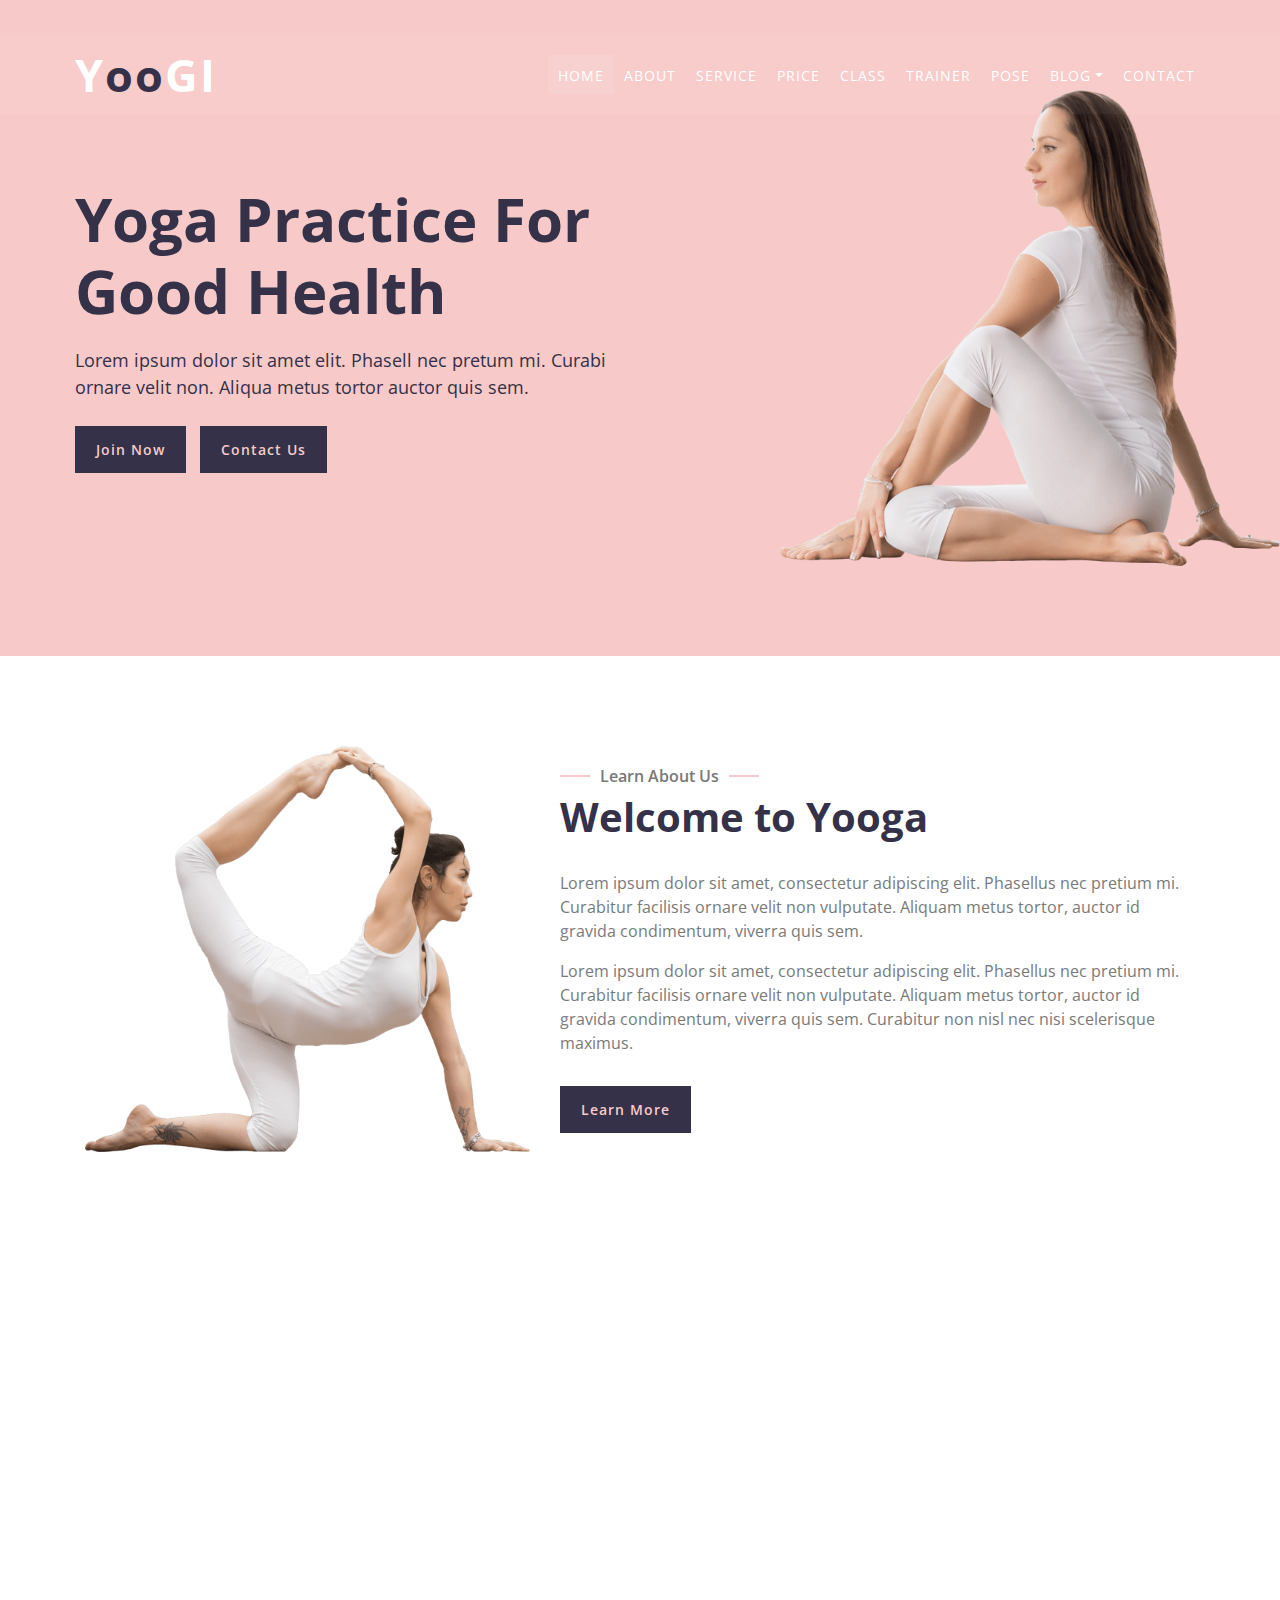
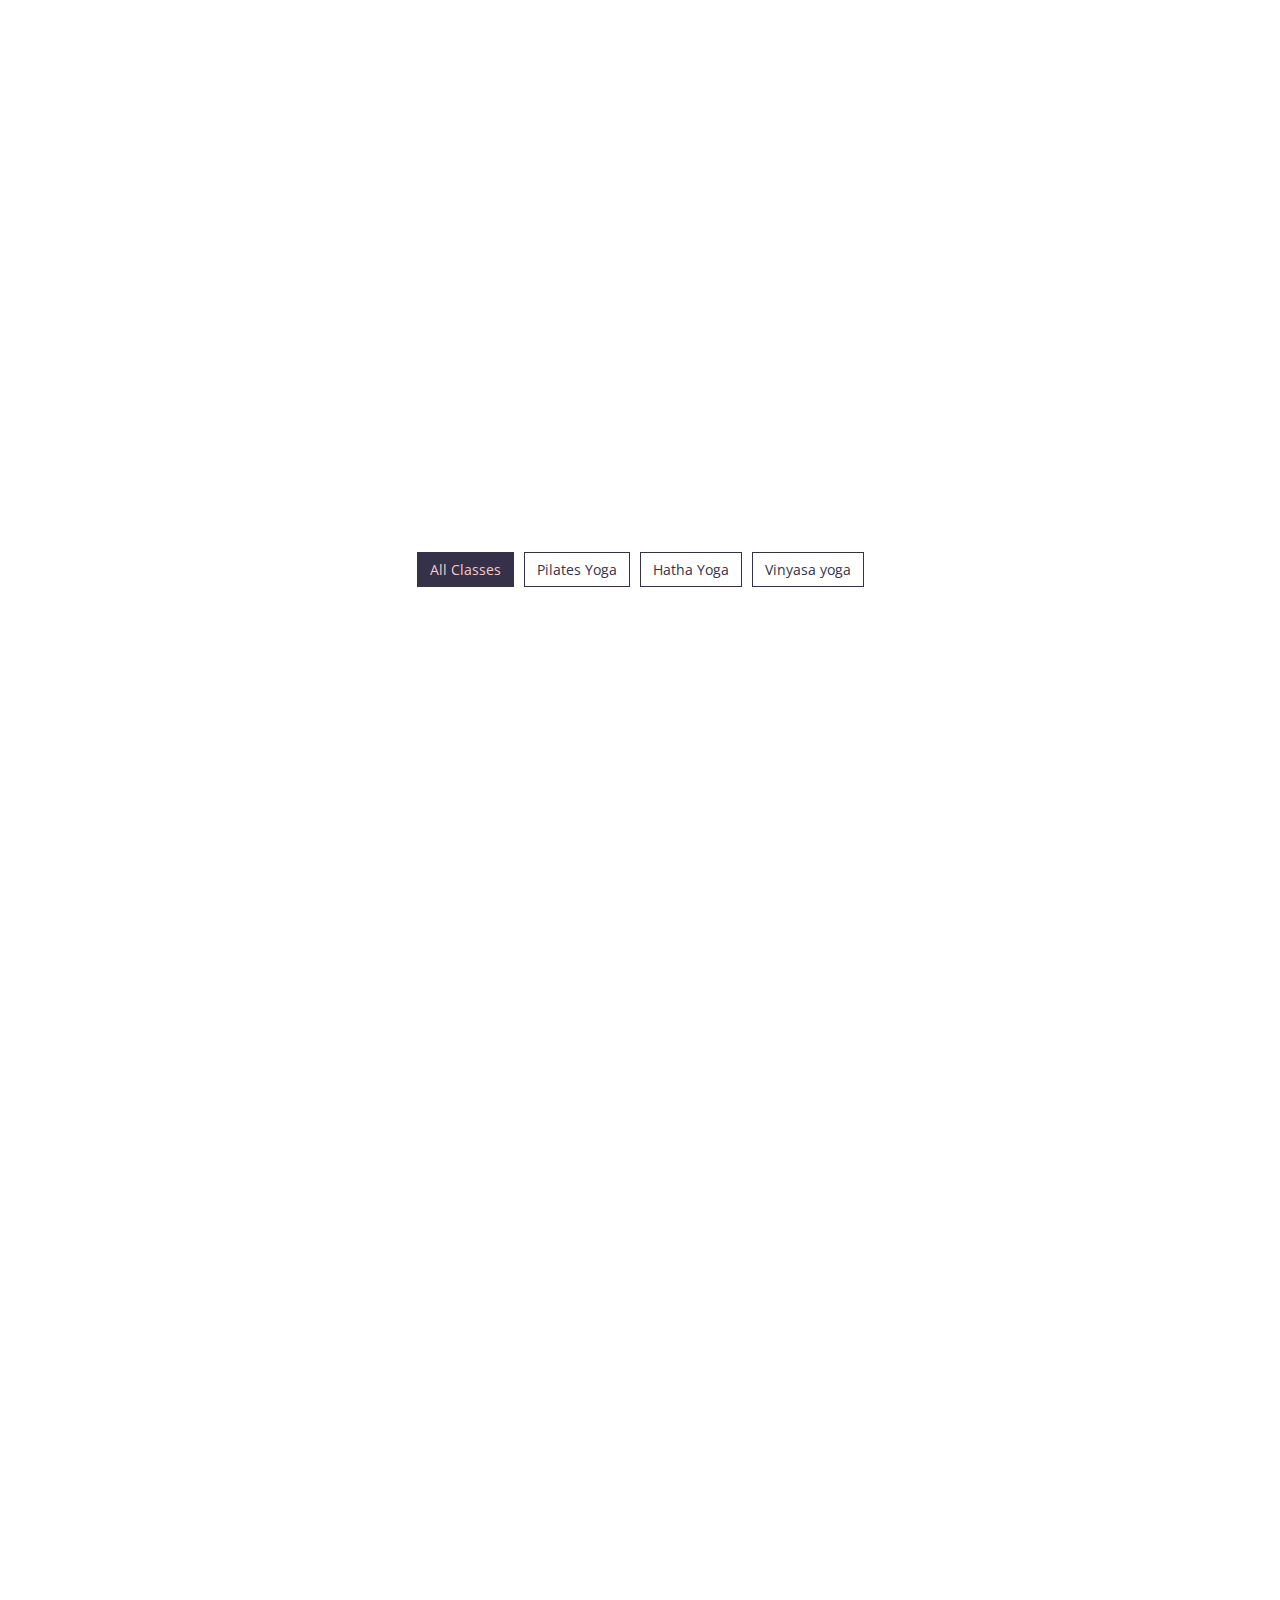
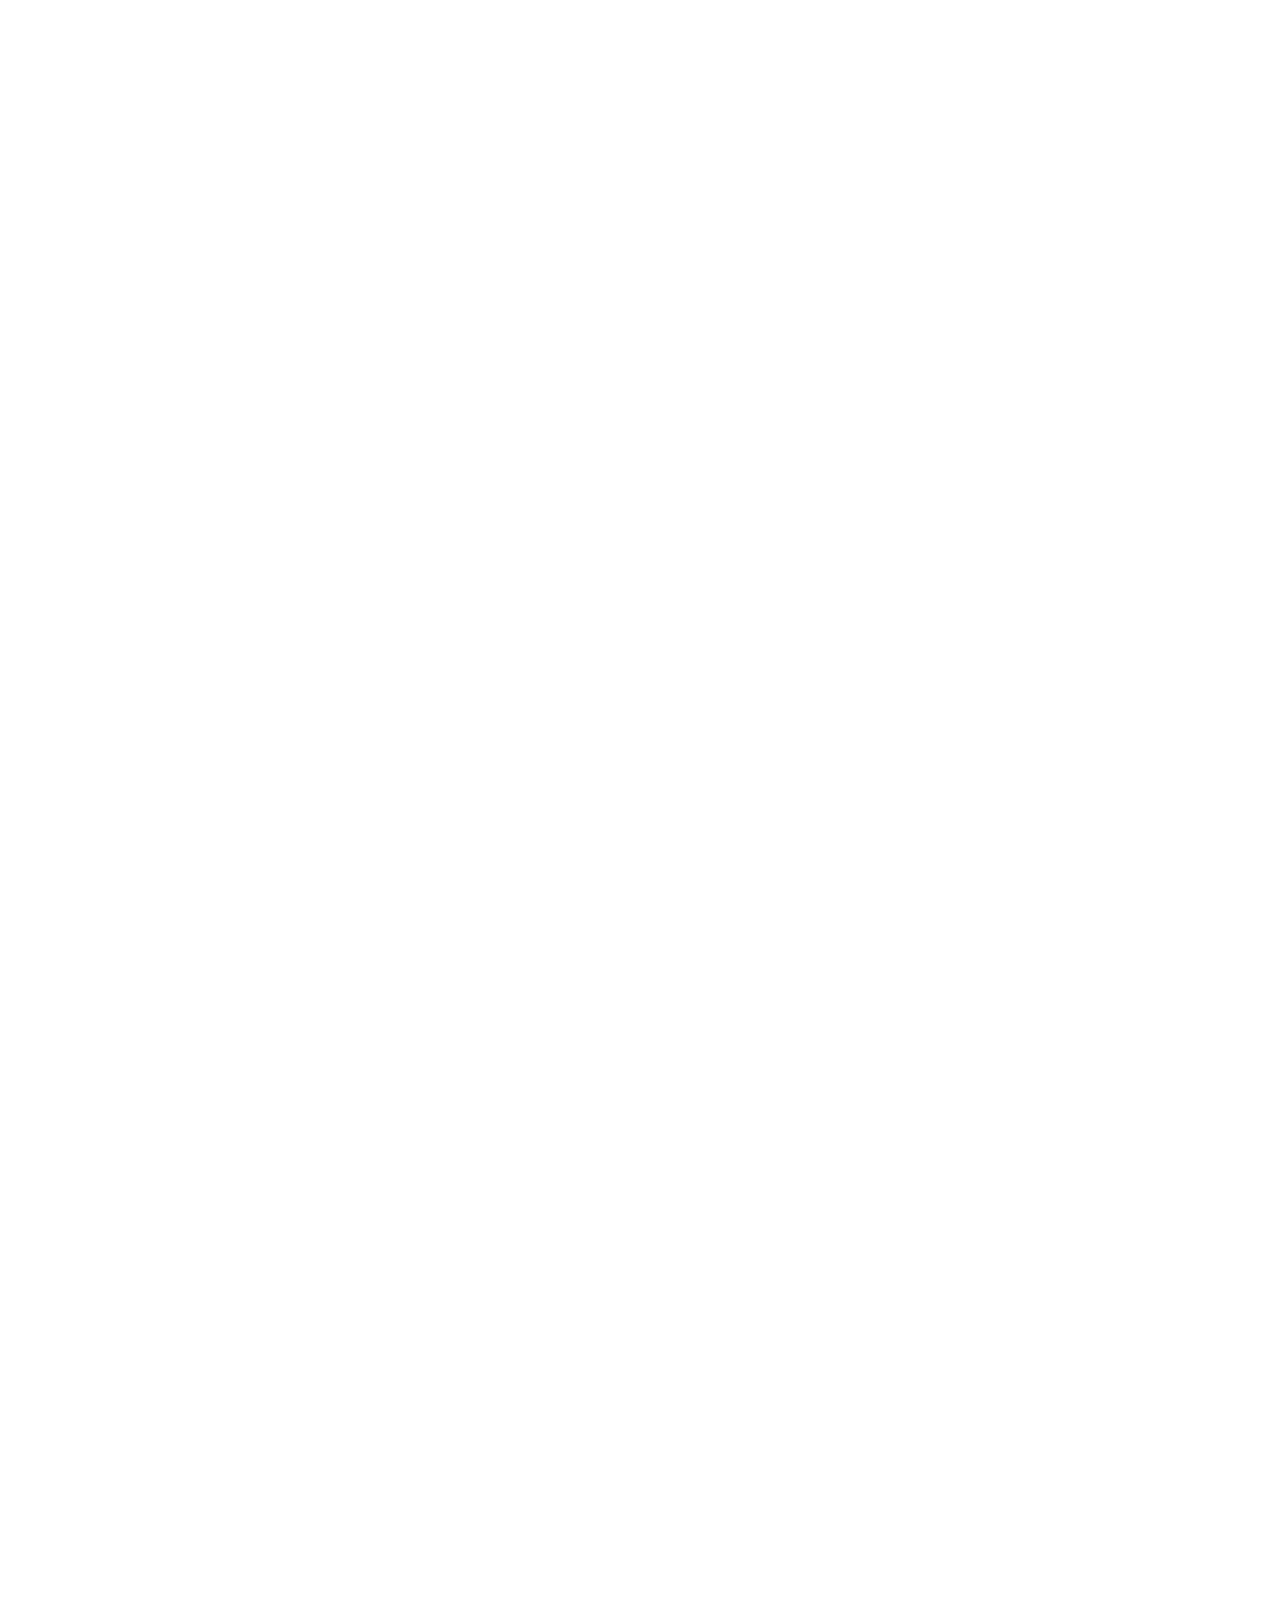
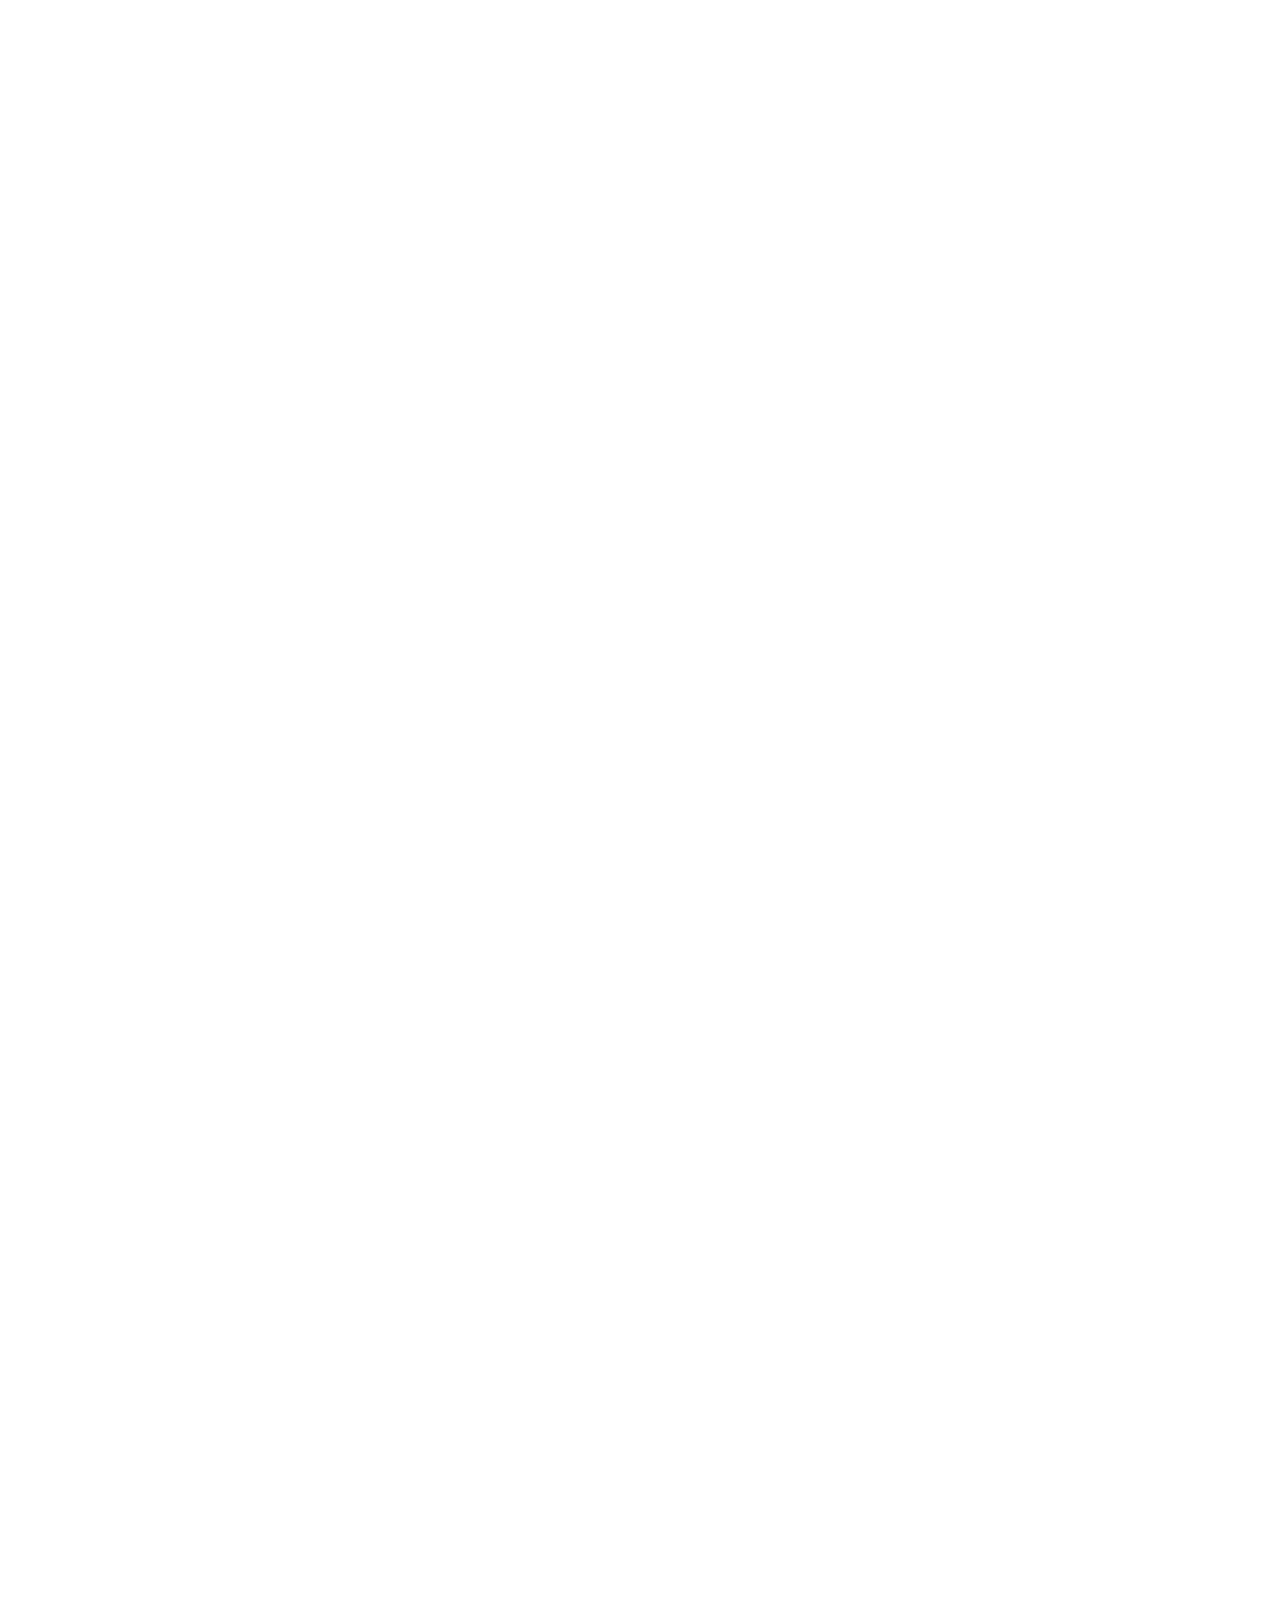
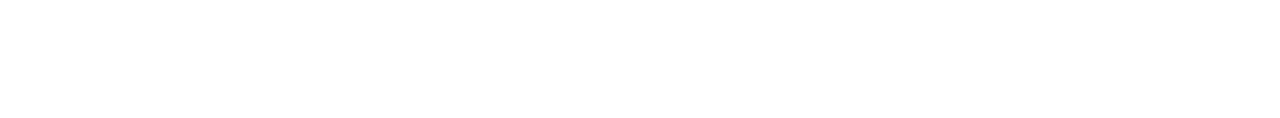
<file: index.html>
<!DOCTYPE html>
<html lang="en">
    <head>
        <meta charset="utf-8">
        <title>YOOGI - The Sanjivani</title>
        <meta content="width=device-width, initial-scale=1.0" name="viewport">
        <meta content="Free Website Template" name="keywords">
        <meta content="Free Website Template" name="description">

        <!-- Favicon -->
        <link href="img/favicon.ico" rel="icon">

        <!-- Google Font -->
        <link href="https://fonts.googleapis.com/css2?family=Open+Sans:wght@300;400;600;700;800&display=swap" rel="stylesheet">

        <!-- CSS Libraries -->
        <link href="https://stackpath.bootstrapcdn.com/bootstrap/4.4.1/css/bootstrap.min.css" rel="stylesheet">
        <link href="https://cdnjs.cloudflare.com/ajax/libs/font-awesome/5.10.0/css/all.min.css" rel="stylesheet">
        <link href="lib/animate/animate.min.css" rel="stylesheet">
        <link href="lib/flaticon/font/flaticon.css" rel="stylesheet"> 
        <link href="lib/owlcarousel/assets/owl.carousel.min.css" rel="stylesheet">
        <link href="lib/lightbox/css/lightbox.min.css" rel="stylesheet">

        <!-- Template Stylesheet -->
        <link href="css/style.css" rel="stylesheet">
    </head>

    <body>

        <!-- Nav Bar Start -->
        <div class="navbar navbar-expand-lg bg-dark navbar-dark">
            <div class="container-fluid">
                <a href="index.html" class="navbar-brand">Y<span>oo</span>gi</a>
                <button type="button" class="navbar-toggler" data-toggle="collapse" data-target="#navbarCollapse">
                    <span class="navbar-toggler-icon"></span>
                </button>

                <div class="collapse navbar-collapse justify-content-between" id="navbarCollapse">
                    <div class="navbar-nav ml-auto">
                        <a href="index.html" class="nav-item nav-link active">Home</a>
                        <a href="about.html" class="nav-item nav-link">About</a>
                        <a href="service.html" class="nav-item nav-link">Service</a>
                        <a href="price.html" class="nav-item nav-link">Price</a>
                        <a href="class.html" class="nav-item nav-link">Class</a>
                        <a href="team.html" class="nav-item nav-link">Trainer</a>
                        <a href="portfolio.html" class="nav-item nav-link">Pose</a>
                        <div class="nav-item dropdown">
                            <a href="#" class="nav-link dropdown-toggle" data-toggle="dropdown">Blog</a>
                            <div class="dropdown-menu">
                                <a href="blog.html" class="dropdown-item">Blog Grid</a>
                                <a href="single.html" class="dropdown-item">Blog Detail</a>
                            </div>
                        </div>
                        <a href="contact.html" class="nav-item nav-link">Contact</a>
                    </div>
                </div>
            </div>
        </div>
        <!-- Nav Bar End -->


        <!-- Hero Start -->
        <div class="hero">
            <div class="container-fluid">
                <div class="row align-items-center">
                    <div class="col-sm-12 col-md-6">
                        <div class="hero-text">
                            <h1>Yoga Practice For Good Health</h1>
                            <p>
                                Lorem ipsum dolor sit amet elit. Phasell nec pretum mi. Curabi ornare velit non. Aliqua metus tortor auctor quis sem.
                            </p>
                            <div class="hero-btn">
                                <a class="btn" href="">Join Now</a>
                                <a class="btn" href="">Contact Us</a>
                            </div>
                        </div>
                    </div>
                    <div class="col-sm-12 col-md-6 d-none d-md-block">
                        <div class="hero-image">
                            <img src="img/hero.png" alt="Hero Image">
                        </div>
                    </div>
                </div>
            </div>
        </div>
        <!-- Hero End -->


        <!-- About Start -->
        <div class="about wow fadeInUp" data-wow-delay="0.1s">
            <div class="container">
                <div class="row align-items-center">
                    <div class="col-lg-5 col-md-6">
                        <div class="about-img">
                            <img src="img/about.png" alt="Image">
                        </div>
                    </div>
                    <div class="col-lg-7 col-md-6">
                        <div class="section-header text-left">
                            <p>Learn About Us</p>
                            <h2>Welcome to Yooga</h2>
                        </div>
                        <div class="about-text">
                            <p>
                                Lorem ipsum dolor sit amet, consectetur adipiscing elit. Phasellus nec pretium mi. Curabitur facilisis ornare velit non vulputate. Aliquam metus tortor, auctor id gravida condimentum, viverra quis sem.
                            </p>
                            <p>
                                Lorem ipsum dolor sit amet, consectetur adipiscing elit. Phasellus nec pretium mi. Curabitur facilisis ornare velit non vulputate. Aliquam metus tortor, auctor id gravida condimentum, viverra quis sem. Curabitur non nisl nec nisi scelerisque maximus.
                            </p>
                            <a class="btn" href="">Learn More</a>
                        </div>
                    </div>
                </div>
            </div>
        </div>
        <!-- About End -->


        <!-- Service Start -->
        <div class="service">
            <div class="container">
                <div class="section-header text-center wow zoomIn" data-wow-delay="0.1s">
                    <p>What we do</p>
                    <h2>Yoga For Health</h2>
                </div>
                <div class="row">
                    <div class="col-lg-4 col-md-6 wow fadeInUp" data-wow-delay="0.0s">
                        <div class="service-item">
                            <div class="service-icon">
                                <i class="flaticon-workout"></i>
                            </div>
                            <h3>Heal emotions</h3>
                            <p>
                                Lorem ipsum dolor sit amet elit. Phasellus nec pretium mi. Curabitur facilisis ornare velit non
                            </p>
                        </div>
                    </div>
                    <div class="col-lg-4 col-md-6 wow fadeInUp" data-wow-delay="0.2s">
                        <div class="service-item active">
                            <div class="service-icon">
                                <i class="flaticon-workout-1"></i>
                            </div>
                            <h3>Body Refreshes</h3>
                            <p>
                                Lorem ipsum dolor sit amet elit. Phasellus nec pretium mi. Curabitur facilisis ornare velit non
                            </p>
                        </div>
                    </div>
                    <div class="col-lg-4 col-md-6 wow fadeInUp" data-wow-delay="0.4s">
                        <div class="service-item">
                            <div class="service-icon">
                                <i class="flaticon-workout-2"></i>
                            </div>
                            <h3>Mind & Serenity</h3>
                            <p>
                                Lorem ipsum dolor sit amet elit. Phasellus nec pretium mi. Curabitur facilisis ornare velit non
                            </p>
                        </div>
                    </div>
                    <div class="col-lg-4 col-md-6 wow fadeInUp" data-wow-delay="0.6s">
                        <div class="service-item">
                            <div class="service-icon">
                                <i class="flaticon-workout-3"></i>
                            </div>
                            <h3>Enjoy Your life</h3>
                            <p>
                                Lorem ipsum dolor sit amet elit. Phasellus nec pretium mi. Curabitur facilisis ornare velit non
                            </p>
                        </div>
                    </div>
                    <div class="col-lg-4 col-md-6 wow fadeInUp" data-wow-delay="0.8s">
                        <div class="service-item">
                            <div class="service-icon">
                                <i class="flaticon-workout-4"></i>
                            </div>
                            <h3>Body & Spirituality</h3>
                            <p>
                                Lorem ipsum dolor sit amet elit. Phasellus nec pretium mi. Curabitur facilisis ornare velit non
                            </p>
                        </div>
                    </div>
                    <div class="col-lg-4 col-md-6 wow fadeInUp" data-wow-delay="1s">
                        <div class="service-item">
                            <div class="service-icon">
                                <i class="flaticon-yoga-pose"></i>
                            </div>
                            <h3>Body & Mind</h3>
                            <p>
                                Lorem ipsum dolor sit amet elit. Phasellus nec pretium mi. Curabitur facilisis ornare velit non
                            </p>
                        </div>
                    </div>
                </div>
            </div>
        </div>
        <!-- Service End -->


        <!-- Class Start -->
        <div class="class">
            <div class="container">
                <div class="section-header text-center wow zoomIn" data-wow-delay="0.1s">
                    <p>Our Classes</p>
                    <h2>Yoga Class Shedule</h2>
                </div>
                <div class="row">
                    <div class="col-12">
                        <ul id="class-filter">
                            <li data-filter="*" class="filter-active">All Classes</li>
                            <li data-filter=".filter-1">Pilates Yoga</li>
                            <li data-filter=".filter-2">Hatha Yoga</li>
                            <li data-filter=".filter-3">Vinyasa yoga</li>
                        </ul>
                    </div>
                </div>
                <div class="row class-container">
                    <div class="col-lg-4 col-md-6 col-sm-12 class-item filter-1 wow fadeInUp" data-wow-delay="0.0s">
                        <div class="class-wrap">
                            <div class="class-img">
                                <img src="img/class-1.jpg" alt="Image">
                            </div>
                            <div class="class-text">
                                <div class="class-teacher">
                                    <img src="img/teacher-1.png" alt="Image">
                                    <h3>Elise Moran</h3>
                                    <a href="">+</a>
                                </div>
                                <h2>Pilates Yoga</h2>
                                <div class="class-meta">
                                    <p><i class="far fa-calendar-alt"></i>Sun, Tue, Thu</p>
                                    <p><i class="far fa-clock"></i>9:00 - 10:00</p>
                                </div>
                            </div>
                        </div>
                    </div>
                    <div class="col-lg-4 col-md-6 col-sm-12 class-item filter-2 wow fadeInUp" data-wow-delay="0.2s">
                        <div class="class-wrap">
                            <div class="class-img">
                                <img src="img/class-2.jpg" alt="Image">
                            </div>
                            <div class="class-text">
                                <div class="class-teacher">
                                    <img src="img/teacher-2.png" alt="Image">
                                    <h3>Kate Glover</h3>
                                    <a href="">+</a>
                                </div>
                                <h2>Iyengar Yoga</h2>
                                <div class="class-meta">
                                    <p><i class="far fa-calendar-alt"></i>Sun, Tue, Thu</p>
                                    <p><i class="far fa-clock"></i>9:00 - 10:00</p>
                                </div>
                            </div>
                        </div>
                    </div>
                    <div class="col-lg-4 col-md-6 col-sm-12 class-item filter-3 wow fadeInUp" data-wow-delay="0.4s">
                        <div class="class-wrap">
                            <div class="class-img">
                                <img src="img/class-3.jpg" alt="Image">
                            </div>
                            <div class="class-text">
                                <div class="class-teacher">
                                    <img src="img/teacher-3.png" alt="Image">
                                    <h3>Elina Ekman</h3>
                                    <a href="">+</a>
                                </div>
                                <h2>Ashtanga yoga</h2>
                                <div class="class-meta">
                                    <p><i class="far fa-calendar-alt"></i>Sun, Tue, Thu</p>
                                    <p><i class="far fa-clock"></i>9:00 - 10:00</p>
                                </div>
                            </div>
                        </div>
                    </div>
                    <div class="col-lg-4 col-md-6 col-sm-12 class-item filter-1 wow fadeInUp" data-wow-delay="0.6s">
                        <div class="class-wrap">
                            <div class="class-img">
                                <img src="img/class-4.jpg" alt="Image">
                            </div>
                            <div class="class-text">
                                <div class="class-teacher">
                                    <img src="img/teacher-4.png" alt="Image">
                                    <h3>Lilly Fry</h3>
                                    <a href="">+</a>
                                </div>
                                <h2>Hatha Yoga</h2>
                                <div class="class-meta">
                                    <p><i class="far fa-calendar-alt"></i>Sun, Tue, Thu</p>
                                    <p><i class="far fa-clock"></i>9:00 - 10:00</p>
                                </div>
                            </div>
                        </div>
                    </div>
                    <div class="col-lg-4 col-md-6 col-sm-12 class-item filter-2 wow fadeInUp" data-wow-delay="0.8s">
                        <div class="class-wrap">
                            <div class="class-img">
                                <img src="img/class-5.jpg" alt="Image">
                            </div>
                            <div class="class-text">
                                <div class="class-teacher">
                                    <img src="img/teacher-5.png" alt="Image">
                                    <h3>Olivia Yates</h3>
                                    <a href="">+</a>
                                </div>
                                <h2>Kundalini Yoga</h2>
                                <div class="class-meta">
                                    <p><i class="far fa-calendar-alt"></i>Sun, Tue, Thu</p>
                                    <p><i class="far fa-clock"></i>9:00 - 10:00</p>
                                </div>
                            </div>
                        </div>
                    </div>
                    <div class="col-lg-4 col-md-6 col-sm-12 class-item filter-3 wow fadeInUp" data-wow-delay="1s">
                        <div class="class-wrap">
                            <div class="class-img">
                                <img src="img/class-6.jpg" alt="Image">
                            </div>
                            <div class="class-text">
                                <div class="class-teacher">
                                    <img src="img/teacher-6.png" alt="Image">
                                    <h3>Millie Harper</h3>
                                    <a href="">+</a>
                                </div>
                                <h2>Vinyasa yoga</h2>
                                <div class="class-meta">
                                    <p><i class="far fa-calendar-alt"></i>Sun, Tue, Thu</p>
                                    <p><i class="far fa-clock"></i>9:00 - 10:00</p>
                                </div>
                            </div>
                        </div>
                    </div>
                </div>
            </div>
        </div>
        <!-- Class End -->
        
        
        <!-- Join Us Start -->
        <div class="discount wow zoomIn" data-wow-delay="0.1s">
            <div class="container">
                <div class="section-header text-center">
                    <p>Join our YOOGI community</p>
                    <h2>Make <span>YooGI</span> your mantra </h2>
                </div>
                <div class="container discount-text">
                    <p>
                        Lorem ipsum dolor sit amet, consectetur adipiscing elit. Phasellus nec pretium mi. Curabitur facilisis ornare velit non vulputate. Aliquam metus tortor, auctor id gravida condimentum, viverra quis sem. Curabitur non nisl nec nisi scelerisque maximus. 
                    </p>
                    <a class="btn">Join Now!</a>
                </div>
            </div>
        </div>
        <!-- Join Us End -->
        
        
        <!-- Price Start -->
        <div class="price">
            <div class="container">
                <div class="section-header text-center wow zoomIn" data-wow-delay="0.1s">
                    <p>Yoga Package</p>
                    <h2>Yoga Pricing Plan</h2>
                </div>
                <div class="row">
                    <div class="col-md-4 wow fadeInUp" data-wow-delay="0.0s">
                        <div class="price-item">
                            <div class="price-header">
                                <div class="price-title">
                                    <h2>Basic</h2>
                                </div>
                                <div class="price-prices">
                                    <h2><small>$</small>49<span>/ mo</span></h2>
                                </div>
                            </div>
                            <div class="price-body">
                                <div class="price-description">
                                    <ul>
                                        <li>Personal Trainer</li>
                                        <li>Special Class</li>
                                        <li>Free Tutorials</li>
                                        <li>Group Training</li>
                                    </ul>
                                </div>
                            </div>
                            <div class="price-footer">
                                <div class="price-action">
                                    <a class="btn" href="">Join Now</a>
                                </div>
                            </div>
                        </div>
                    </div>
                    <div class="col-md-4 wow fadeInUp" data-wow-delay="0.3s">
                        <div class="price-item featured-item">
                            <div class="price-header">
                                <div class="price-status">
                                    <span>Popular</span>
                                </div>
                                <div class="price-title">
                                    <h2>Standard</h2>
                                </div>
                                <div class="price-prices">
                                    <h2><small>$</small>99<span>/ mo</span></h2>
                                </div>
                            </div>
                            <div class="price-body">
                                <div class="price-description">
                                    <ul>
                                        <li>Personal Trainer</li>
                                        <li>Special Class</li>
                                        <li>Free Tutorials</li>
                                        <li>Group Training</li>
                                    </ul>
                                </div>
                            </div>
                            <div class="price-footer">
                                <div class="price-action">
                                    <a class="btn" href="">Join Now</a>
                                </div>
                            </div>
                        </div>
                    </div>
                    <div class="col-md-4 wow fadeInUp" data-wow-delay="0.6s">
                        <div class="price-item">
                            <div class="price-header">
                                <div class="price-title">
                                    <h2>Premium</h2>
                                </div>
                                <div class="price-prices">
                                    <h2><small>$</small>149<span>/ mo</span></h2>
                                </div>
                            </div>
                            <div class="price-body">
                                <div class="price-description">
                                    <ul>
                                        <li>Personal Trainer</li>
                                        <li>Special Class</li>
                                        <li>Free Tutorials</li>
                                        <li>Group Training</li>
                                    </ul>
                                </div>
                            </div>
                            <div class="price-footer">
                                <div class="price-action">
                                    <a class="btn" href="">Join Now</a>
                                </div>
                            </div>
                        </div>
                    </div>
                </div>
            </div>
        </div>
        <!-- Price End -->
        
        
        <!-- Testimonial Start -->
        <div class="testimonial wow fadeInUp" data-wow-delay="0.1s">
            <div class="container">
                <div class="section-header text-center">
                    <p>Testimonial</p>
                    <h2>Our Client Say!</h2>
                </div>
                <div class="owl-carousel testimonials-carousel">
                    <div class="testimonial-item">
                        <div class="testimonial-img">
                            <img src="img/testimonial-1.jpg" alt="Image">
                        </div>
                        <div class="testimonial-text">
                            <p>
                                Lorem ipsum dolor sit amet consec adipis elit. Etiam accums lacus eget velit tincid, quis suscip justo dictum.
                            </p>
                            <h3>Customer Name</h3>
                            <h4>Profession</h4>
                        </div>
                    </div>
                    <div class="testimonial-item">
                        <div class="testimonial-img">
                            <img src="img/testimonial-2.jpg" alt="Image">
                        </div>
                        <div class="testimonial-text">
                            <p>
                                Lorem ipsum dolor sit amet consec adipis elit. Etiam accums lacus eget velit tincid, quis suscip justo dictum.
                            </p>
                            <h3>Customer Name</h3>
                            <h4>Profession</h4>
                        </div>
                    </div>
                    <div class="testimonial-item">
                        <div class="testimonial-img">
                            <img src="img/testimonial-3.jpg" alt="Image">
                        </div>
                        <div class="testimonial-text">
                            <p>
                                Lorem ipsum dolor sit amet consec adipis elit. Etiam accums lacus eget velit tincid, quis suscip justo dictum.
                            </p>
                            <h3>Customer Name</h3>
                            <h4>Profession</h4>
                        </div>
                    </div>
                    <div class="testimonial-item">
                        <div class="testimonial-img">
                            <img src="img/testimonial-4.jpg" alt="Image">
                        </div>
                        <div class="testimonial-text">
                            <p>
                                Lorem ipsum dolor sit amet consec adipis elit. Etiam accums lacus eget velit tincid, quis suscip justo dictum.
                            </p>
                            <h3>Customer Name</h3>
                            <h4>Profession</h4>
                        </div>
                    </div>
                </div>
            </div>
        </div>
        <!-- Testimonial End -->


        <!-- Team Start -->
        <div class="team">
            <div class="container">
                <div class="section-header text-center wow zoomIn" data-wow-delay="0.1s">
                    <p>Yoga Trainer</p>
                    <h2>Expert Yoga Trainer</h2>
                </div>
                <div class="row">
                    <div class="col-lg-3 col-md-6 wow fadeInUp" data-wow-delay="0.0s">
                        <div class="team-item">
                            <div class="team-img">
                                <img src="img/team-1.jpg" alt="Image">
                                <div class="team-social">
                                    <a href=""><i class="fab fa-twitter"></i></a>
                                    <a href=""><i class="fab fa-facebook-f"></i></a>
                                    <a href=""><i class="fab fa-linkedin-in"></i></a>
                                    <a href=""><i class="fab fa-instagram"></i></a>
                                </div>
                            </div>
                            <div class="team-text">
                                <h2>Millie Harper</h2>
                                <p>Yoga Teacher</p>
                            </div>
                        </div>
                    </div>
                    <div class="col-lg-3 col-md-6 wow fadeInUp" data-wow-delay="0.2s">
                        <div class="team-item">
                            <div class="team-img">
                                <img src="img/team-2.jpg" alt="Image">
                                <div class="team-social">
                                    <a href=""><i class="fab fa-twitter"></i></a>
                                    <a href=""><i class="fab fa-facebook-f"></i></a>
                                    <a href=""><i class="fab fa-linkedin-in"></i></a>
                                    <a href=""><i class="fab fa-instagram"></i></a>
                                </div>
                            </div>
                            <div class="team-text">
                                <h2>Lilly Fry</h2>
                                <p>Yoga Teacher</p>
                            </div>
                        </div>
                    </div>
                    <div class="col-lg-3 col-md-6 wow fadeInUp" data-wow-delay="0.4s">
                        <div class="team-item">
                            <div class="team-img">
                                <img src="img/team-3.jpg" alt="Image">
                                <div class="team-social">
                                    <a href=""><i class="fab fa-twitter"></i></a>
                                    <a href=""><i class="fab fa-facebook-f"></i></a>
                                    <a href=""><i class="fab fa-linkedin-in"></i></a>
                                    <a href=""><i class="fab fa-instagram"></i></a>
                                </div>
                            </div>
                            <div class="team-text">
                                <h2>Elise Moran</h2>
                                <p>Yoga Teacher</p>
                            </div>
                        </div>
                    </div>
                    <div class="col-lg-3 col-md-6 wow fadeInUp" data-wow-delay="0.6s">
                        <div class="team-item">
                            <div class="team-img">
                                <img src="img/team-4.jpg" alt="Image">
                                <div class="team-social">
                                    <a href=""><i class="fab fa-twitter"></i></a>
                                    <a href=""><i class="fab fa-facebook-f"></i></a>
                                    <a href=""><i class="fab fa-linkedin-in"></i></a>
                                    <a href=""><i class="fab fa-instagram"></i></a>
                                </div>
                            </div>
                            <div class="team-text">
                                <h2>Kate Glover</h2>
                                <p>Yoga Teacher</p>
                            </div>
                        </div>
                    </div>
                </div>
            </div>
        </div>
        <!-- Team End -->


        <!-- Blog Start -->
        <div class="blog">
            <div class="container">
                <div class="section-header text-center wow zoomIn" data-wow-delay="0.1s">
                    <p>From Blog</p>
                    <h2>Latest Yoga Articles</h2>
                </div>
                <div class="owl-carousel blog-carousel wow fadeInUp" data-wow-delay="0.1s">
                    <div class="blog-item">
                        <div class="blog-img">
                            <img src="img/blog-1.jpg" alt="Blog">
                        </div>
                        <div class="blog-text">
                            <h2>Lorem ipsum dolor</h2>
                            <div class="blog-meta">
                                <p><i class="far fa-list-alt"></i>Body Fitness</p>
                                <p><i class="far fa-calendar-alt"></i>01-Jan-2045</p>
                                <p><i class="far fa-comments"></i>5</p>
                            </div>
                            <p>
                                Lorem ipsum dolor sit amet elit. Neca pretim miura bitur facili ornare velit non vulpte liqum metus tortor
                            </p>
                            <a class="btn" href="">Read More <i class="fa fa-angle-right"></i></a>
                        </div>
                    </div>
                    <div class="blog-item">
                        <div class="blog-img">
                            <img src="img/blog-2.jpg" alt="Blog">
                        </div>
                        <div class="blog-text">
                            <h2>Lorem ipsum dolor</h2>
                            <div class="blog-meta">
                                <p><i class="far fa-list-alt"></i>Body Fitness</p>
                                <p><i class="far fa-calendar-alt"></i>01-Jan-2045</p>
                                <p><i class="far fa-comments"></i>5</p>
                            </div>
                            <p>
                                Lorem ipsum dolor sit amet elit. Neca pretim miura bitur facili ornare velit non vulpte liqum metus tortor
                            </p>
                            <a class="btn" href="">Read More <i class="fa fa-angle-right"></i></a>
                        </div>
                    </div>
                    <div class="blog-item">
                        <div class="blog-img">
                            <img src="img/blog-3.jpg" alt="Blog">
                        </div>
                        <div class="blog-text">
                            <h2>Lorem ipsum dolor</h2>
                            <div class="blog-meta">
                                <p><i class="far fa-list-alt"></i>Body Fitness</p>
                                <p><i class="far fa-calendar-alt"></i>01-Jan-2045</p>
                                <p><i class="far fa-comments"></i>5</p>
                            </div>
                            <p>
                                Lorem ipsum dolor sit amet elit. Neca pretim miura bitur facili ornare velit non vulpte liqum metus tortor
                            </p>
                            <a class="btn" href="">Read More <i class="fa fa-angle-right"></i></a>
                        </div>
                    </div>
                    <div class="blog-item">
                        <div class="blog-img">
                            <img src="img/blog-4.jpg" alt="Blog">
                        </div>
                        <div class="blog-text">
                            <h2>Lorem ipsum dolor</h2>
                            <div class="blog-meta">
                                <p><i class="far fa-list-alt"></i>Body Fitness</p>
                                <p><i class="far fa-calendar-alt"></i>01-Jan-2045</p>
                                <p><i class="far fa-comments"></i>5</p>
                            </div>
                            <p>
                                Lorem ipsum dolor sit amet elit. Neca pretim miura bitur facili ornare velit non vulpte liqum metus tortor
                            </p>
                            <a class="btn" href="">Read More <i class="fa fa-angle-right"></i></a>
                        </div>
                    </div>
                    <div class="blog-item">
                        <div class="blog-img">
                            <img src="img/blog-5.jpg" alt="Blog">
                        </div>
                        <div class="blog-text">
                            <h2>Lorem ipsum dolor</h2>
                            <div class="blog-meta">
                                <p><i class="far fa-list-alt"></i>Body Fitness</p>
                                <p><i class="far fa-calendar-alt"></i>01-Jan-2045</p>
                                <p><i class="far fa-comments"></i>5</p>
                            </div>
                            <p>
                                Lorem ipsum dolor sit amet elit. Neca pretim miura bitur facili ornare velit non vulpte liqum metus tortor
                            </p>
                            <a class="btn" href="">Read More <i class="fa fa-angle-right"></i></a>
                        </div>
                    </div>
                    <div class="blog-item">
                        <div class="blog-img">
                            <img src="img/blog-6.jpg" alt="Blog">
                        </div>
                        <div class="blog-text">
                            <h2>Lorem ipsum dolor</h2>
                            <div class="blog-meta">
                                <p><i class="far fa-list-alt"></i>Body Fitness</p>
                                <p><i class="far fa-calendar-alt"></i>01-Jan-2045</p>
                                <p><i class="far fa-comments"></i>5</p>
                            </div>
                            <p>
                                Lorem ipsum dolor sit amet elit. Neca pretim miura bitur facili ornare velit non vulpte liqum metus tortor
                            </p>
                            <a class="btn" href="">Read More <i class="fa fa-angle-right"></i></a>
                        </div>
                    </div>
                </div>
            </div>
        </div>
        <!-- Blog End -->


        <!-- Footer Start -->
        <div class="footer wow fadeIn" data-wow-delay="0.3s">
            <div class="container-fluid">
                <div class="container">
                    <div class="footer-info">
                        <a href="index.html" class="footer-logo">Y<span>oo</span>gi</a>
                        <h3>123 Street, New York, USA</h3>
                        <div class="footer-menu">
                            <p>+012 345 67890</p>
                            <p>info@example.com</p>
                        </div>
                        <div class="footer-social">
                            <a href=""><i class="fab fa-twitter"></i></a>
                            <a href=""><i class="fab fa-facebook-f"></i></a>
                            <a href=""><i class="fab fa-youtube"></i></a>
                            <a href=""><i class="fab fa-instagram"></i></a>
                            <a href=""><i class="fab fa-linkedin-in"></i></a>
                        </div>
                    </div>
                </div>
                <div class="container copyright">
                    <div class="row">
                        <div class="col-md-6">
                            <p>&copy; copyright by diksha yadav</p>
                        </div>
                        <div class="col-md-6">
                            <p><a href="#">YooGI ,</a> All Right Reserved.</p>
                        </div>
                    </div>
                </div>
            </div>
        </div>
        <!-- Footer End -->

        <a href="#" class="back-to-top"><i class="fa fa-chevron-up"></i></a>

        <!-- JavaScript Libraries -->
        <script src="https://code.jquery.com/jquery-3.4.1.min.js"></script>
        <script src="https://stackpath.bootstrapcdn.com/bootstrap/4.4.1/js/bootstrap.bundle.min.js"></script>
        <script src="lib/easing/easing.min.js"></script>
        <script src="lib/wow/wow.min.js"></script>
        <script src="lib/owlcarousel/owl.carousel.min.js"></script>
        <script src="lib/isotope/isotope.pkgd.min.js"></script>
        <script src="lib/lightbox/js/lightbox.min.js"></script>
        
        <!-- Contact Javascript File -->
        <script src="mail/jqBootstrapValidation.min.js"></script>
        <script src="mail/contact.js"></script>

        <!-- Template Javascript -->
        <script src="js/main.js"></script>
    </body>
</html>
</file>
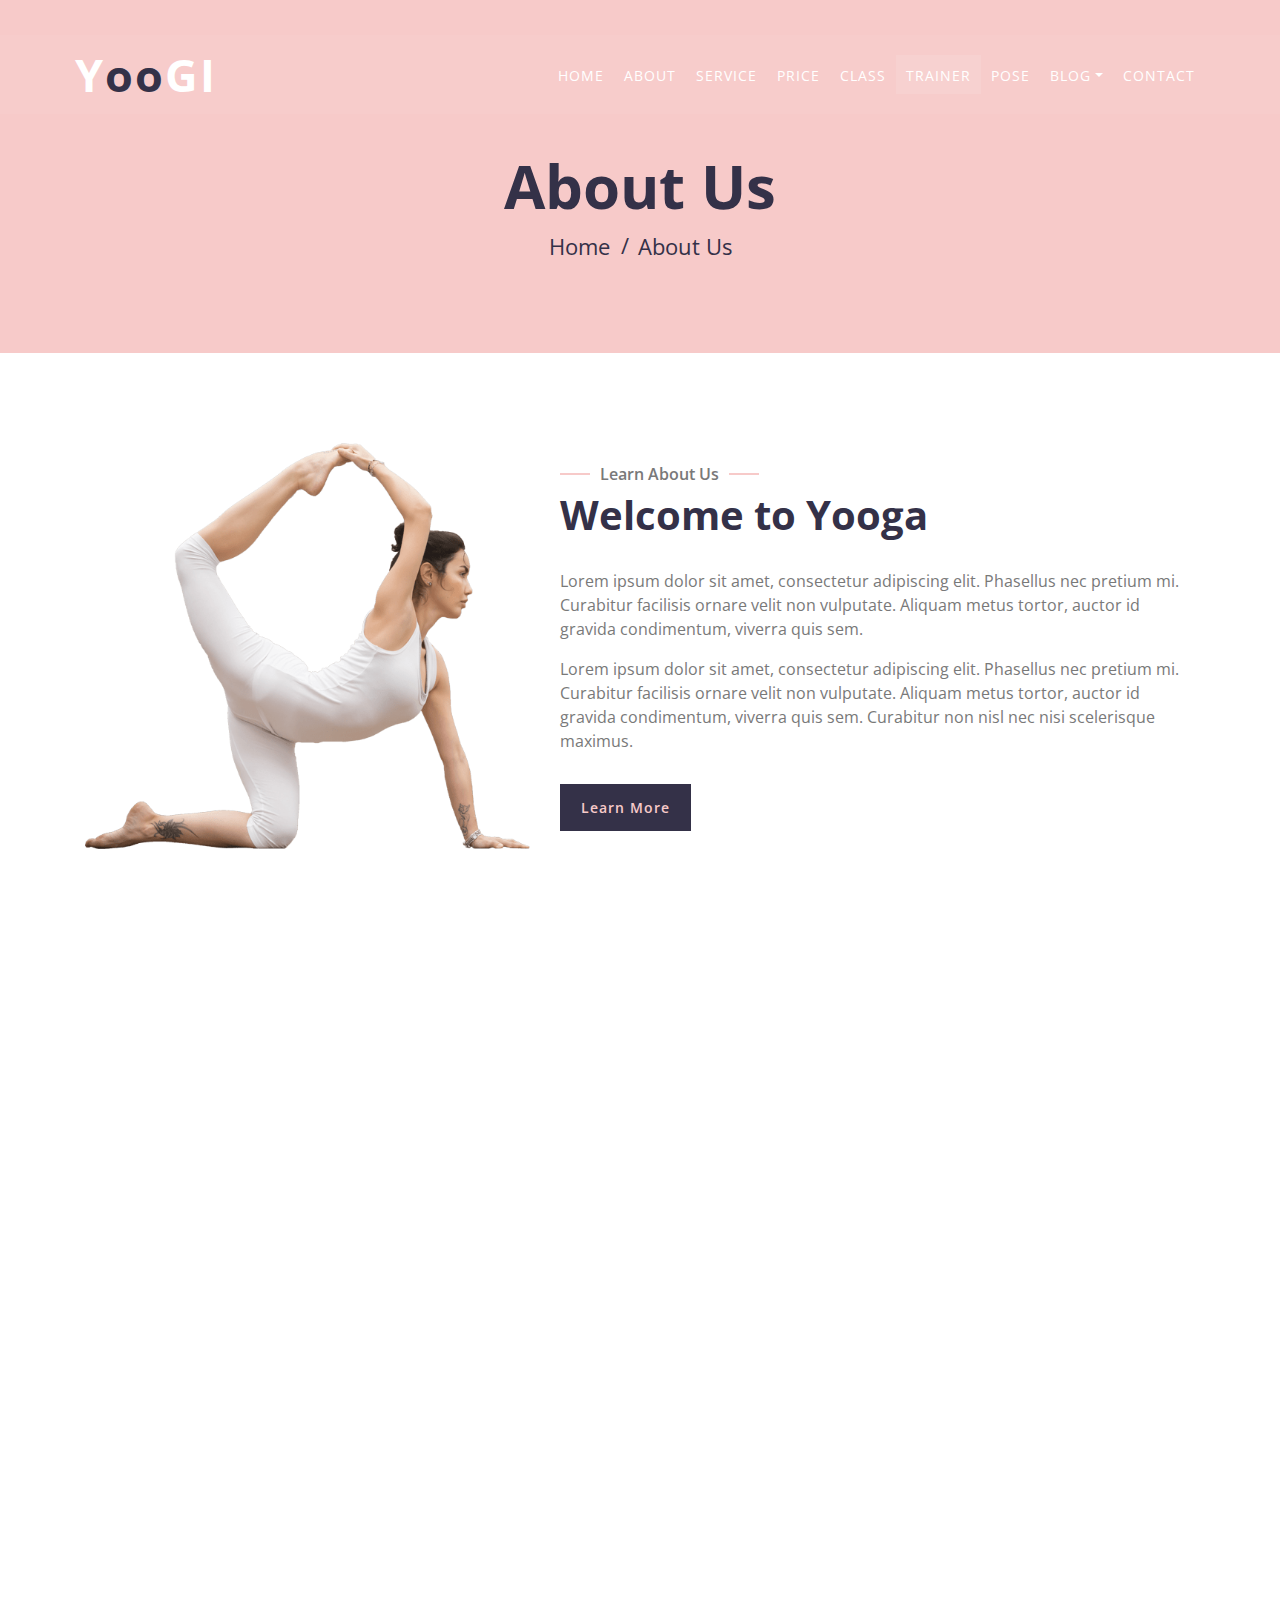
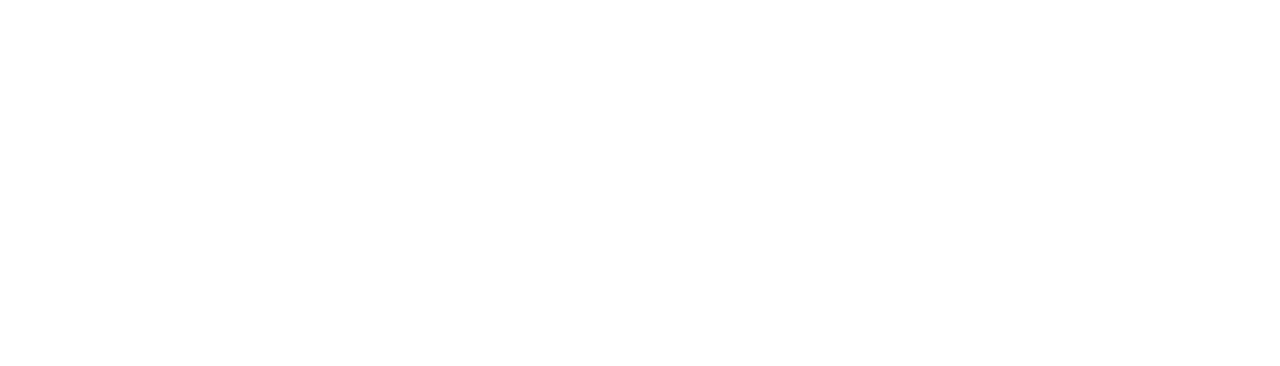
<file: about.html>
<!DOCTYPE html>
<html lang="en">
    <head>
        <meta charset="utf-8">
        <title>YOOGI - The Sanjivani</title>
        <meta content="width=device-width, initial-scale=1.0" name="viewport">
        <meta content="Free Website Template" name="keywords">
        <meta content="Free Website Template" name="description">

        <!-- Favicon -->
        <link href="img/favicon.ico" rel="icon">

        <!-- Google Font -->
        <link href="https://fonts.googleapis.com/css2?family=Open+Sans:wght@300;400;600;700;800&display=swap" rel="stylesheet">

        <!-- CSS Libraries -->
        <link href="https://stackpath.bootstrapcdn.com/bootstrap/4.4.1/css/bootstrap.min.css" rel="stylesheet">
        <link href="https://cdnjs.cloudflare.com/ajax/libs/font-awesome/5.10.0/css/all.min.css" rel="stylesheet">
        <link href="lib/animate/animate.min.css" rel="stylesheet">
        <link href="lib/flaticon/font/flaticon.css" rel="stylesheet"> 
        <link href="lib/owlcarousel/assets/owl.carousel.min.css" rel="stylesheet">
        <link href="lib/lightbox/css/lightbox.min.css" rel="stylesheet">

        <!-- Template Stylesheet -->
        <link href="css/style.css" rel="stylesheet">
    </head>

    <body>

        <!-- Nav Bar Start -->
        <div class="navbar navbar-expand-lg bg-dark navbar-dark">
            <div class="container-fluid">
                <a href="index.html" class="navbar-brand">Y<span>oo</span>gi</a>
                <button type="button" class="navbar-toggler" data-toggle="collapse" data-target="#navbarCollapse">
                    <span class="navbar-toggler-icon"></span>
                </button>

                <div class="collapse navbar-collapse justify-content-between" id="navbarCollapse">
                    <div class="navbar-nav ml-auto">
                        <a href="index.html" class="nav-item nav-link">Home</a>
                        <a href="about.html" class="nav-item nav-link">About</a>
                        <a href="service.html" class="nav-item nav-link">Service</a>
                        <a href="price.html" class="nav-item nav-link">Price</a>
                        <a href="class.html" class="nav-item nav-link">Class</a>
                        <a href="team.html" class="nav-item nav-link active">Trainer</a>
                        <a href="portfolio.html" class="nav-item nav-link">Pose</a>
                        <div class="nav-item dropdown">
                            <a href="#" class="nav-link dropdown-toggle" data-toggle="dropdown">Blog</a>
                            <div class="dropdown-menu">
                                <a href="blog.html" class="dropdown-item">Blog Grid</a>
                                <a href="single.html" class="dropdown-item">Blog Detail</a>
                            </div>
                        </div>
                        <a href="contact.html" class="nav-item nav-link">Contact</a>
                    </div>
                </div>
            </div>
        </div>
        <!-- Nav Bar End -->

        <!-- Page Header Start -->
        <div class="page-header">
            <div class="container">
                <div class="row">
                    <div class="col-12">
                        <h2>About Us</h2>
                    </div>
                    <div class="col-12">
                        <a href="">Home</a>
                        <a href="">About Us</a>
                    </div>
                </div>
            </div>
        </div>
        <!-- Page Header End -->


        <!-- About Start -->
        <div class="about wow fadeInUp" data-wow-delay="0.1s">
            <div class="container">
                <div class="row align-items-center">
                    <div class="col-lg-5 col-md-6">
                        <div class="about-img">
                            <img src="img/about.png" alt="Image">
                        </div>
                    </div>
                    <div class="col-lg-7 col-md-6">
                        <div class="section-header text-left">
                            <p>Learn About Us</p>
                            <h2>Welcome to Yooga</h2>
                        </div>
                        <div class="about-text">
                            <p>
                                Lorem ipsum dolor sit amet, consectetur adipiscing elit. Phasellus nec pretium mi. Curabitur facilisis ornare velit non vulputate. Aliquam metus tortor, auctor id gravida condimentum, viverra quis sem.
                            </p>
                            <p>
                                Lorem ipsum dolor sit amet, consectetur adipiscing elit. Phasellus nec pretium mi. Curabitur facilisis ornare velit non vulputate. Aliquam metus tortor, auctor id gravida condimentum, viverra quis sem. Curabitur non nisl nec nisi scelerisque maximus.
                            </p>
                            <a class="btn" href="">Learn More</a>
                        </div>
                    </div>
                </div>
            </div>
        </div>
        <!-- About End -->


        <!-- Team Start -->
        <div class="team">
            <div class="container">
                <div class="section-header text-center wow zoomIn" data-wow-delay="0.1s">
                    <p>Yoga Trainer</p>
                    <h2>Expert Yoga Trainer</h2>
                </div>
                <div class="row">
                    <div class="col-lg-3 col-md-6 wow fadeInUp" data-wow-delay="0.0s">
                        <div class="team-item">
                            <div class="team-img">
                                <img src="img/team-1.jpg" alt="Image">
                                <div class="team-social">
                                    <a href=""><i class="fab fa-twitter"></i></a>
                                    <a href=""><i class="fab fa-facebook-f"></i></a>
                                    <a href=""><i class="fab fa-linkedin-in"></i></a>
                                    <a href=""><i class="fab fa-instagram"></i></a>
                                </div>
                            </div>
                            <div class="team-text">
                                <h2>Millie Harper</h2>
                                <p>Yoga Teacher</p>
                            </div>
                        </div>
                    </div>
                    <div class="col-lg-3 col-md-6 wow fadeInUp" data-wow-delay="0.2s">
                        <div class="team-item">
                            <div class="team-img">
                                <img src="img/team-2.jpg" alt="Image">
                                <div class="team-social">
                                    <a href=""><i class="fab fa-twitter"></i></a>
                                    <a href=""><i class="fab fa-facebook-f"></i></a>
                                    <a href=""><i class="fab fa-linkedin-in"></i></a>
                                    <a href=""><i class="fab fa-instagram"></i></a>
                                </div>
                            </div>
                            <div class="team-text">
                                <h2>Lilly Fry</h2>
                                <p>Yoga Teacher</p>
                            </div>
                        </div>
                    </div>
                    <div class="col-lg-3 col-md-6 wow fadeInUp" data-wow-delay="0.4s">
                        <div class="team-item">
                            <div class="team-img">
                                <img src="img/team-3.jpg" alt="Image">
                                <div class="team-social">
                                    <a href=""><i class="fab fa-twitter"></i></a>
                                    <a href=""><i class="fab fa-facebook-f"></i></a>
                                    <a href=""><i class="fab fa-linkedin-in"></i></a>
                                    <a href=""><i class="fab fa-instagram"></i></a>
                                </div>
                            </div>
                            <div class="team-text">
                                <h2>Elise Moran</h2>
                                <p>Yoga Teacher</p>
                            </div>
                        </div>
                    </div>
                    <div class="col-lg-3 col-md-6 wow fadeInUp" data-wow-delay="0.6s">
                        <div class="team-item">
                            <div class="team-img">
                                <img src="img/team-4.jpg" alt="Image">
                                <div class="team-social">
                                    <a href=""><i class="fab fa-twitter"></i></a>
                                    <a href=""><i class="fab fa-facebook-f"></i></a>
                                    <a href=""><i class="fab fa-linkedin-in"></i></a>
                                    <a href=""><i class="fab fa-instagram"></i></a>
                                </div>
                            </div>
                            <div class="team-text">
                                <h2>Kate Glover</h2>
                                <p>Yoga Teacher</p>
                            </div>
                        </div>
                    </div>
                </div>
            </div>
        </div>
        <!-- Team End -->


        <!-- Footer Start -->
        <div class="footer wow fadeIn" data-wow-delay="0.3s">
            <div class="container-fluid">
                <div class="container">
                    <div class="footer-info">
                        <a href="index.html" class="footer-logo">Y<span>oo</span>gi</a>
                        <h3>123 Street, New York, USA</h3>
                        <div class="footer-menu">
                            <p>+012 345 67890</p>
                            <p>info@example.com</p>
                        </div>
                        <div class="footer-social">
                            <a href=""><i class="fab fa-twitter"></i></a>
                            <a href=""><i class="fab fa-facebook-f"></i></a>
                            <a href=""><i class="fab fa-youtube"></i></a>
                            <a href=""><i class="fab fa-instagram"></i></a>
                            <a href=""><i class="fab fa-linkedin-in"></i></a>
                        </div>
                    </div>
                </div>
                <div class="container copyright">
                    <div class="row">
                        <div class="col-md-6">
                            <p>&copy; copyright by diksha yadav </p>
                        </div>
                        <div class="col-md-6">
                            <p><a href="#">YooGI ,</a> All Right Reserved.</p>
                        </div>
                    </div>
                </div>
            </div>
        </div>
        <!-- Footer End -->

        <a href="#" class="back-to-top"><i class="fa fa-chevron-up"></i></a>

        <!-- JavaScript Libraries -->
        <script src="https://code.jquery.com/jquery-3.4.1.min.js"></script>
        <script src="https://stackpath.bootstrapcdn.com/bootstrap/4.4.1/js/bootstrap.bundle.min.js"></script>
        <script src="lib/easing/easing.min.js"></script>
        <script src="lib/wow/wow.min.js"></script>
        <script src="lib/owlcarousel/owl.carousel.min.js"></script>
        <script src="lib/isotope/isotope.pkgd.min.js"></script>
        <script src="lib/lightbox/js/lightbox.min.js"></script>
        
        <!-- Contact Javascript File -->
        <script src="mail/jqBootstrapValidation.min.js"></script>
        <script src="mail/contact.js"></script>

        <!-- Template Javascript -->
        <script src="js/main.js"></script>
    </body>
</html>
</file>
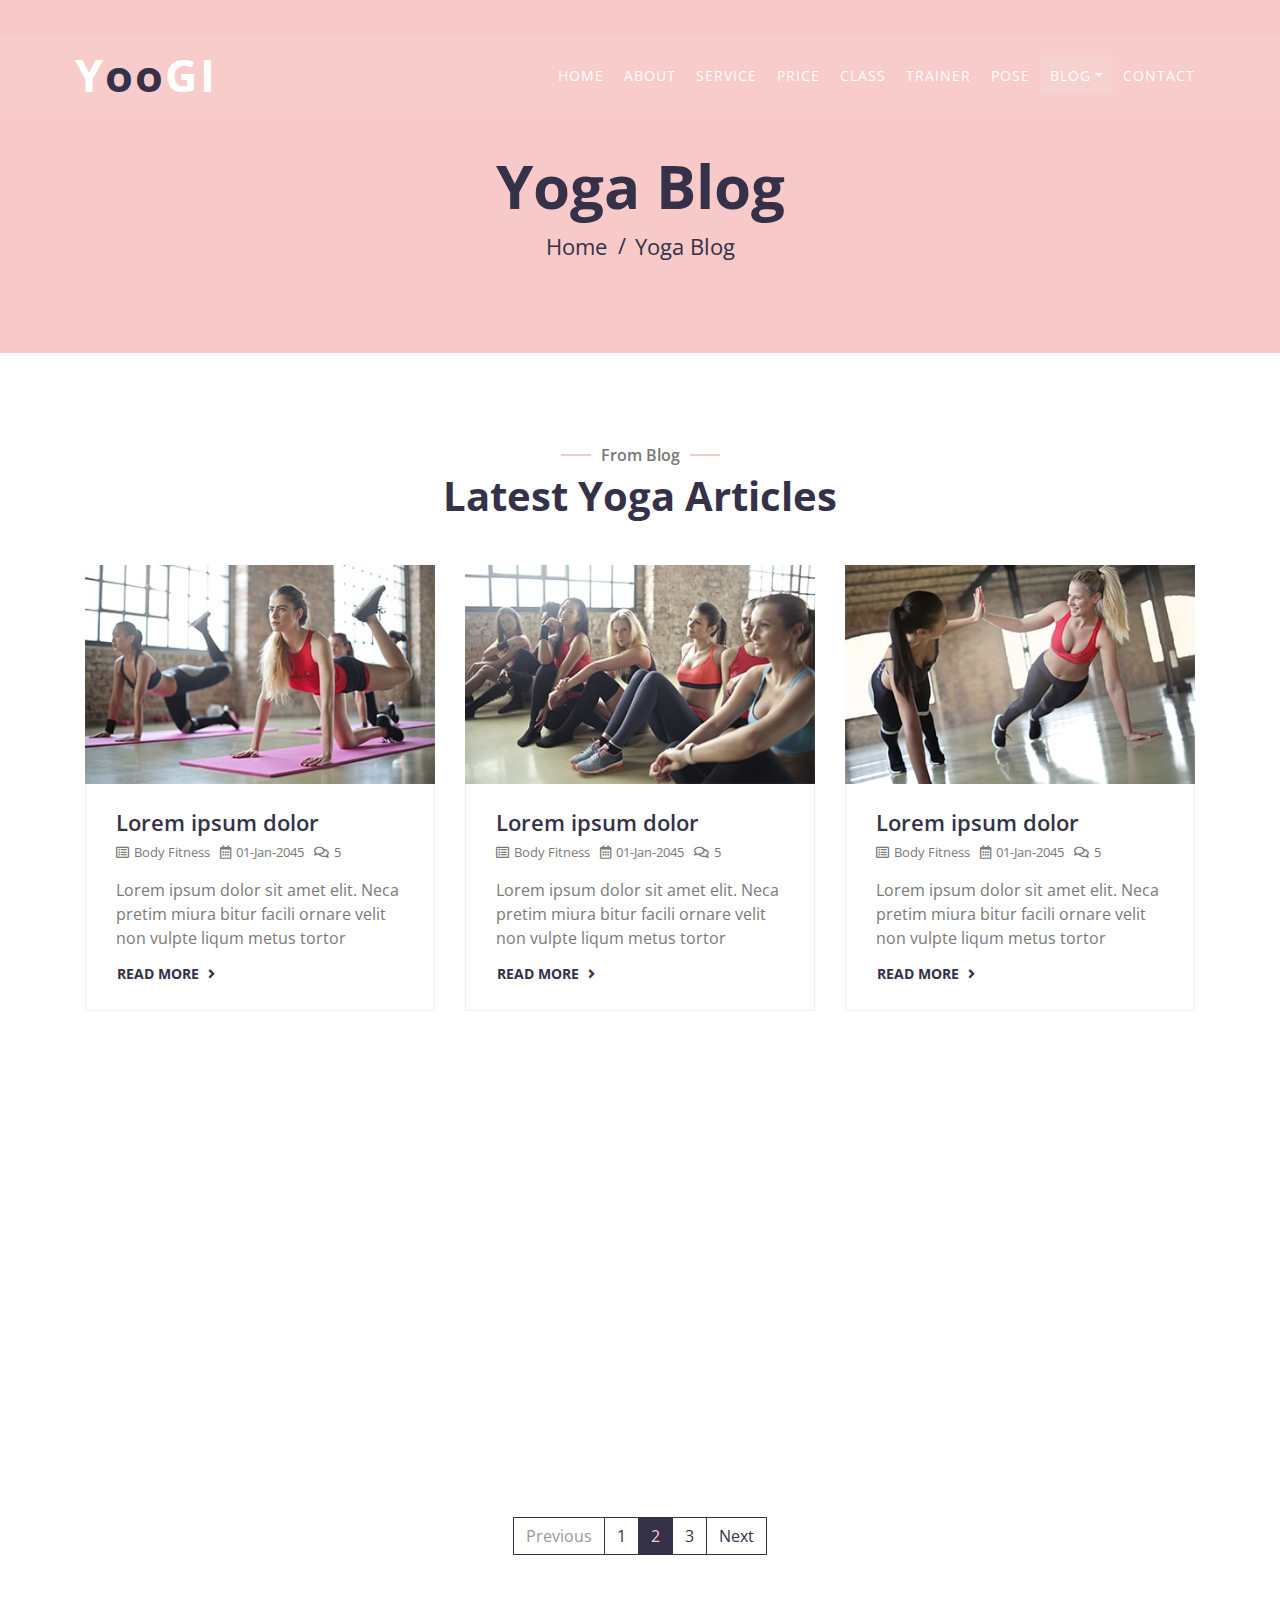
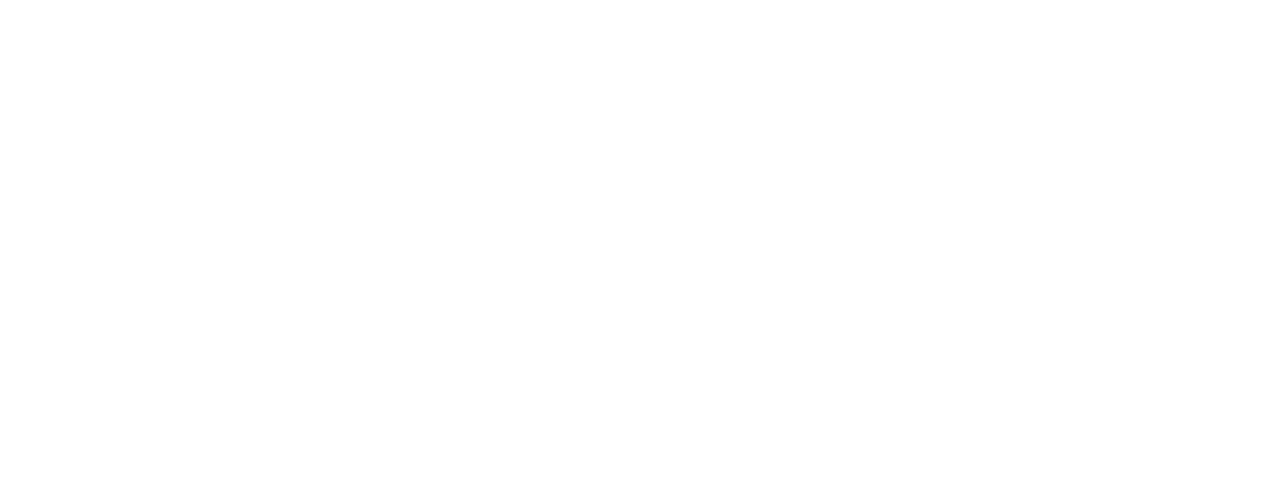
<file: blog.html>
<!DOCTYPE html>
<html lang="en">
    <head>
        <meta charset="utf-8">
        <title>YOOGI - The Sanjivani</title>
        <meta content="width=device-width, initial-scale=1.0" name="viewport">
        <meta content="Free Website Template" name="keywords">
        <meta content="Free Website Template" name="description">

        <!-- Favicon -->
        <link href="img/favicon.ico" rel="icon">

        <!-- Google Font -->
        <link href="https://fonts.googleapis.com/css2?family=Open+Sans:wght@300;400;600;700;800&display=swap" rel="stylesheet">

        <!-- CSS Libraries -->
        <link href="https://stackpath.bootstrapcdn.com/bootstrap/4.4.1/css/bootstrap.min.css" rel="stylesheet">
        <link href="https://cdnjs.cloudflare.com/ajax/libs/font-awesome/5.10.0/css/all.min.css" rel="stylesheet">
        <link href="lib/animate/animate.min.css" rel="stylesheet">
        <link href="lib/flaticon/font/flaticon.css" rel="stylesheet"> 
        <link href="lib/owlcarousel/assets/owl.carousel.min.css" rel="stylesheet">
        <link href="lib/lightbox/css/lightbox.min.css" rel="stylesheet">

        <!-- Template Stylesheet -->
        <link href="css/style.css" rel="stylesheet">
    </head>

    <body>

        <!-- Nav Bar Start -->
        <div class="navbar navbar-expand-lg bg-dark navbar-dark">
            <div class="container-fluid">
                <a href="index.html" class="navbar-brand">Y<span>oo</span>gi</a>
                <button type="button" class="navbar-toggler" data-toggle="collapse" data-target="#navbarCollapse">
                    <span class="navbar-toggler-icon"></span>
                </button>

                <div class="collapse navbar-collapse justify-content-between" id="navbarCollapse">
                    <div class="navbar-nav ml-auto">
                        <a href="index.html" class="nav-item nav-link">Home</a>
                        <a href="about.html" class="nav-item nav-link">About</a>
                        <a href="service.html" class="nav-item nav-link">Service</a>
                        <a href="price.html" class="nav-item nav-link">Price</a>
                        <a href="class.html" class="nav-item nav-link">Class</a>
                        <a href="team.html" class="nav-item nav-link">Trainer</a>
                        <a href="portfolio.html" class="nav-item nav-link">Pose</a>
                        <div class="nav-item dropdown">
                            <a href="#" class="nav-link dropdown-toggle active" data-toggle="dropdown">Blog</a>
                            <div class="dropdown-menu">
                                <a href="blog.html" class="dropdown-item">Blog Grid</a>
                                <a href="single.html" class="dropdown-item">Blog Detail</a>
                            </div>
                        </div>
                        <a href="contact.html" class="nav-item nav-link">Contact</a>
                    </div>
                </div>
            </div>
        </div>
        <!-- Nav Bar End -->


        <!-- Page Header Start -->
        <div class="page-header">
            <div class="container">
                <div class="row">
                    <div class="col-12">
                        <h2>Yoga Blog</h2>
                    </div>
                    <div class="col-12">
                        <a href="">Home</a>
                        <a href="">Yoga Blog</a>
                    </div>
                </div>
            </div>
        </div>
        <!-- Page Header End -->


        <!-- Blog Start -->
        <div class="blog">
            <div class="container">
                <div class="section-header text-center wow zoomIn" data-wow-delay="0.1s">
                    <p>From Blog</p>
                    <h2>Latest Yoga Articles</h2>
                </div>
                <div class="row blog-page">
                    <div class="col-lg-4 col-md-6 wow fadeInUp" data-wow-delay="0.0s">
                        <div class="blog-item">
                            <div class="blog-img">
                                <img src="img/blog-1.jpg" alt="Blog">
                            </div>
                            <div class="blog-text">
                                <h2>Lorem ipsum dolor</h2>
                                <div class="blog-meta">
                                    <p><i class="far fa-list-alt"></i>Body Fitness</p>
                                    <p><i class="far fa-calendar-alt"></i>01-Jan-2045</p>
                                    <p><i class="far fa-comments"></i>5</p>
                                </div>
                                <p>
                                    Lorem ipsum dolor sit amet elit. Neca pretim miura bitur facili ornare velit non vulpte liqum metus tortor
                                </p>
                                <a class="btn" href="">Read More <i class="fa fa-angle-right"></i></a>
                            </div>
                        </div>
                    </div>
                    <div class="col-lg-4 col-md-6 wow fadeInUp" data-wow-delay="0.2s">
                        <div class="blog-item">
                            <div class="blog-img">
                                <img src="img/blog-2.jpg" alt="Blog">
                            </div>
                            <div class="blog-text">
                                <h2>Lorem ipsum dolor</h2>
                                <div class="blog-meta">
                                    <p><i class="far fa-list-alt"></i>Body Fitness</p>
                                    <p><i class="far fa-calendar-alt"></i>01-Jan-2045</p>
                                    <p><i class="far fa-comments"></i>5</p>
                                </div>
                                <p>
                                    Lorem ipsum dolor sit amet elit. Neca pretim miura bitur facili ornare velit non vulpte liqum metus tortor
                                </p>
                                <a class="btn" href="">Read More <i class="fa fa-angle-right"></i></a>
                            </div>
                        </div>
                    </div>
                    <div class="col-lg-4 col-md-6 wow fadeInUp" data-wow-delay="0.4s">
                        <div class="blog-item">
                            <div class="blog-img">
                                <img src="img/blog-3.jpg" alt="Blog">
                            </div>
                            <div class="blog-text">
                                <h2>Lorem ipsum dolor</h2>
                                <div class="blog-meta">
                                    <p><i class="far fa-list-alt"></i>Body Fitness</p>
                                    <p><i class="far fa-calendar-alt"></i>01-Jan-2045</p>
                                    <p><i class="far fa-comments"></i>5</p>
                                </div>
                                <p>
                                    Lorem ipsum dolor sit amet elit. Neca pretim miura bitur facili ornare velit non vulpte liqum metus tortor
                                </p>
                                <a class="btn" href="">Read More <i class="fa fa-angle-right"></i></a>
                            </div>
                        </div>
                    </div>
                    <div class="col-lg-4 col-md-6 wow fadeInUp" data-wow-delay="0.6s">
                        <div class="blog-item">
                            <div class="blog-img">
                                <img src="img/blog-4.jpg" alt="Blog">
                            </div>
                            <div class="blog-text">
                                <h2>Lorem ipsum dolor</h2>
                                <div class="blog-meta">
                                    <p><i class="far fa-list-alt"></i>Body Fitness</p>
                                    <p><i class="far fa-calendar-alt"></i>01-Jan-2045</p>
                                    <p><i class="far fa-comments"></i>5</p>
                                </div>
                                <p>
                                    Lorem ipsum dolor sit amet elit. Neca pretim miura bitur facili ornare velit non vulpte liqum metus tortor
                                </p>
                                <a class="btn" href="">Read More <i class="fa fa-angle-right"></i></a>
                            </div>
                        </div>
                    </div>
                    <div class="col-lg-4 col-md-6 wow fadeInUp" data-wow-delay="0.8s">
                        <div class="blog-item">
                            <div class="blog-img">
                                <img src="img/blog-5.jpg" alt="Blog">
                            </div>
                            <div class="blog-text">
                                <h2>Lorem ipsum dolor</h2>
                                <div class="blog-meta">
                                    <p><i class="far fa-list-alt"></i>Body Fitness</p>
                                    <p><i class="far fa-calendar-alt"></i>01-Jan-2045</p>
                                    <p><i class="far fa-comments"></i>5</p>
                                </div>
                                <p>
                                    Lorem ipsum dolor sit amet elit. Neca pretim miura bitur facili ornare velit non vulpte liqum metus tortor
                                </p>
                                <a class="btn" href="">Read More <i class="fa fa-angle-right"></i></a>
                            </div>
                        </div>
                    </div>
                    <div class="col-lg-4 col-md-6 wow fadeInUp" data-wow-delay="1s">
                        <div class="blog-item">
                            <div class="blog-img">
                                <img src="img/blog-6.jpg" alt="Blog">
                            </div>
                            <div class="blog-text">
                                <h2>Lorem ipsum dolor</h2>
                                <div class="blog-meta">
                                    <p><i class="far fa-list-alt"></i>Body Fitness</p>
                                    <p><i class="far fa-calendar-alt"></i>01-Jan-2045</p>
                                    <p><i class="far fa-comments"></i>5</p>
                                </div>
                                <p>
                                    Lorem ipsum dolor sit amet elit. Neca pretim miura bitur facili ornare velit non vulpte liqum metus tortor
                                </p>
                                <a class="btn" href="">Read More <i class="fa fa-angle-right"></i></a>
                            </div>
                        </div>
                    </div>
                </div>
                <div class="row">
                    <div class="col-12">
                        <ul class="pagination justify-content-center">
                            <li class="page-item disabled"><a class="page-link" href="#">Previous</a></li>
                            <li class="page-item"><a class="page-link" href="#">1</a></li>
                            <li class="page-item active"><a class="page-link" href="#">2</a></li>
                            <li class="page-item"><a class="page-link" href="#">3</a></li>
                            <li class="page-item"><a class="page-link" href="#">Next</a></li>
                        </ul> 
                    </div>
                </div>
            </div>
        </div>
        <!-- Blog End -->


        <!-- Footer Start -->
        <div class="footer wow fadeIn" data-wow-delay="0.3s">
            <div class="container-fluid">
                <div class="container">
                    <div class="footer-info">
                        <a href="index.html" class="footer-logo">Y<span>oo</span>gi</a>
                        <h3>123 Street, New York, USA</h3>
                        <div class="footer-menu">
                            <p>+012 345 67890</p>
                            <p>info@example.com</p>
                        </div>
                        <div class="footer-social">
                            <a href=""><i class="fab fa-twitter"></i></a>
                            <a href=""><i class="fab fa-facebook-f"></i></a>
                            <a href=""><i class="fab fa-youtube"></i></a>
                            <a href=""><i class="fab fa-instagram"></i></a>
                            <a href=""><i class="fab fa-linkedin-in"></i></a>
                        </div>
                    </div>
                </div>
                <div class="container copyright">
                    <div class="row">
                        <div class="col-md-6">
                            <p>&copy; copyright by diksha yadav </p>
                        </div>
                        <div class="col-md-6">
                            <p><a href="#">YooGI ,</a> All Right Reserved.</p>
                        </div>
                    </div>
                </div>
            </div>
        </div>
        <!-- Footer End -->

        <a href="#" class="back-to-top"><i class="fa fa-chevron-up"></i></a>

        <!-- JavaScript Libraries -->
        <script src="https://code.jquery.com/jquery-3.4.1.min.js"></script>
        <script src="https://stackpath.bootstrapcdn.com/bootstrap/4.4.1/js/bootstrap.bundle.min.js"></script>
        <script src="lib/easing/easing.min.js"></script>
        <script src="lib/wow/wow.min.js"></script>
        <script src="lib/owlcarousel/owl.carousel.min.js"></script>
        <script src="lib/isotope/isotope.pkgd.min.js"></script>
        <script src="lib/lightbox/js/lightbox.min.js"></script>
        
        <!-- Contact Javascript File -->
        <script src="mail/jqBootstrapValidation.min.js"></script>
        <script src="mail/contact.js"></script>

        <!-- Template Javascript -->
        <script src="js/main.js"></script>
    </body>
</html>
</file>
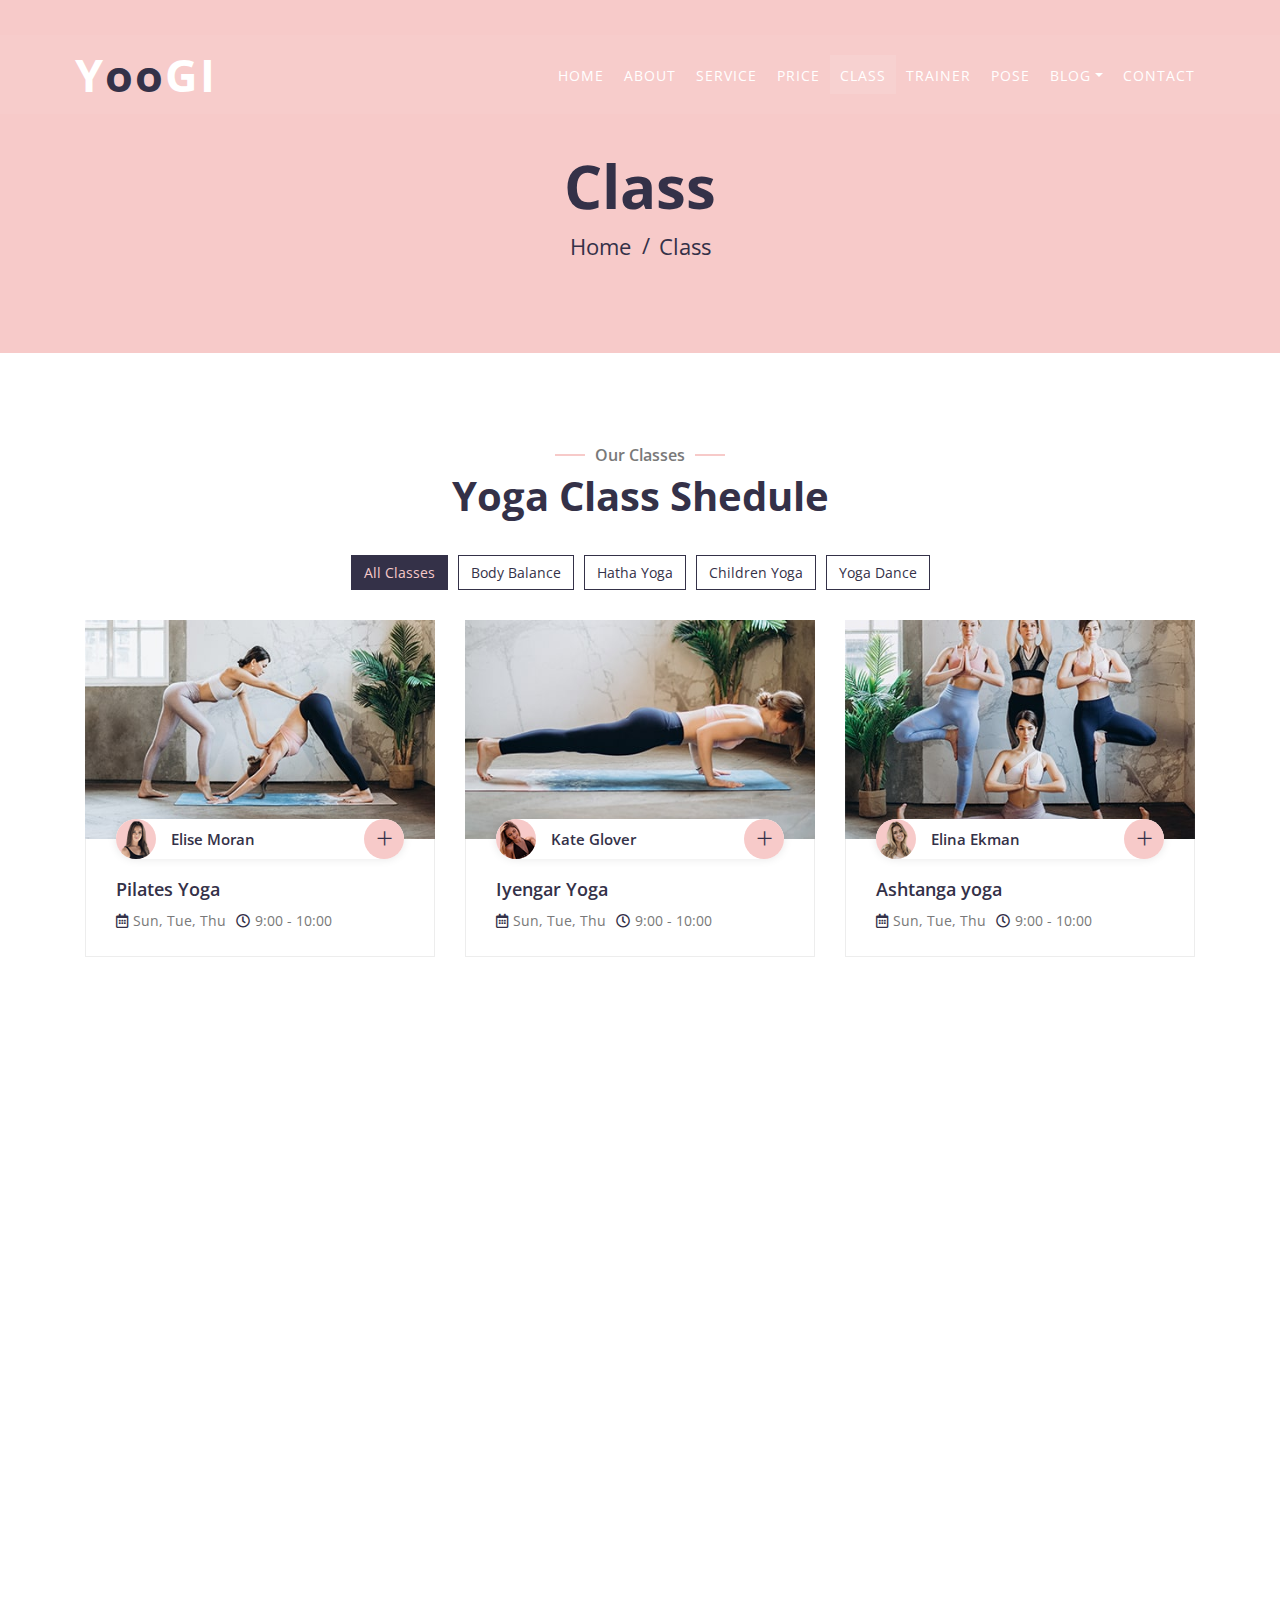
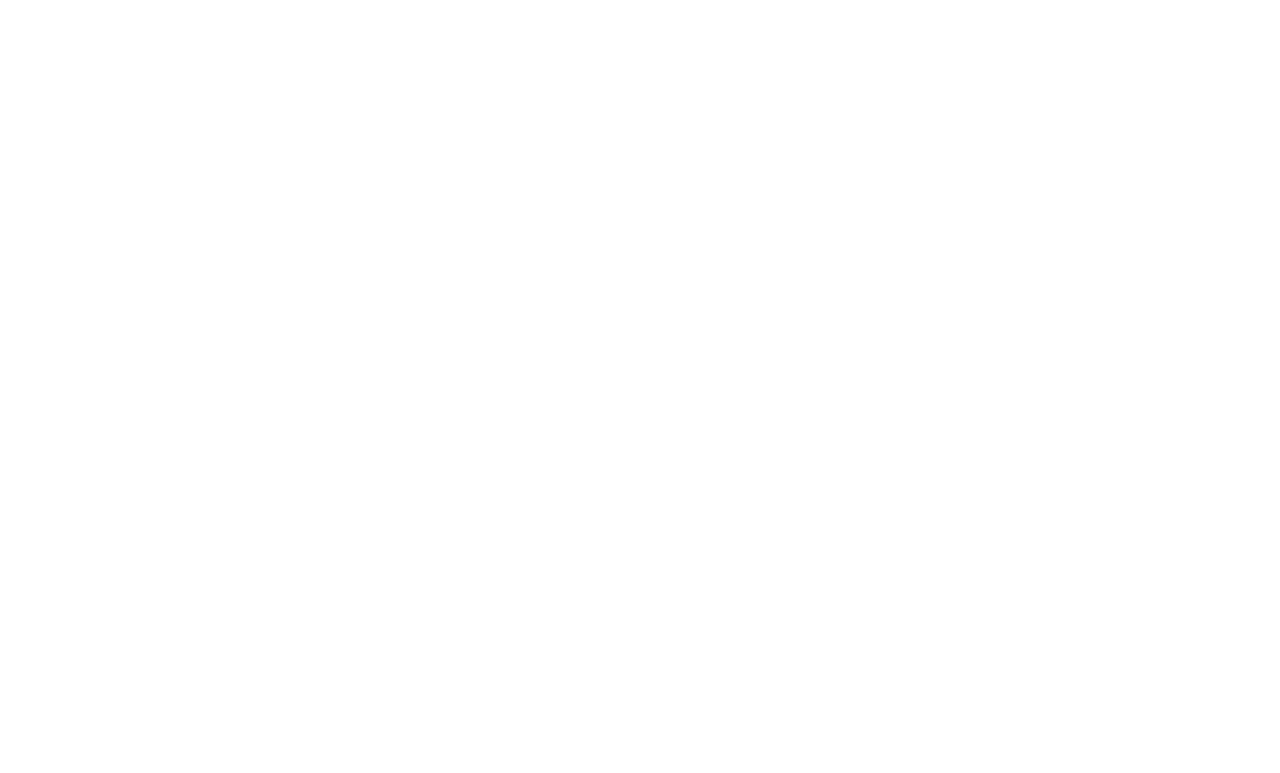
<file: class.html>
<!DOCTYPE html>
<html lang="en">
    <head>
        <meta charset="utf-8">
        <title>YOOGI - The Sanjivani</title>
        <meta content="width=device-width, initial-scale=1.0" name="viewport">
        <meta content="Free Website Template" name="keywords">
        <meta content="Free Website Template" name="description">

        <!-- Favicon -->
        <link href="img/favicon.ico" rel="icon">

        <!-- Google Font -->
        <link href="https://fonts.googleapis.com/css2?family=Open+Sans:wght@300;400;600;700;800&display=swap" rel="stylesheet">

        <!-- CSS Libraries -->
        <link href="https://stackpath.bootstrapcdn.com/bootstrap/4.4.1/css/bootstrap.min.css" rel="stylesheet">
        <link href="https://cdnjs.cloudflare.com/ajax/libs/font-awesome/5.10.0/css/all.min.css" rel="stylesheet">
        <link href="lib/animate/animate.min.css" rel="stylesheet">
        <link href="lib/flaticon/font/flaticon.css" rel="stylesheet"> 
        <link href="lib/owlcarousel/assets/owl.carousel.min.css" rel="stylesheet">
        <link href="lib/lightbox/css/lightbox.min.css" rel="stylesheet">

        <!-- Template Stylesheet -->
        <link href="css/style.css" rel="stylesheet">
    </head>

    <body>

        <!-- Nav Bar Start -->
        <div class="navbar navbar-expand-lg bg-dark navbar-dark">
            <div class="container-fluid">
                <a href="index.html" class="navbar-brand">Y<span>oo</span>gi</a>
                <button type="button" class="navbar-toggler" data-toggle="collapse" data-target="#navbarCollapse">
                    <span class="navbar-toggler-icon"></span>
                </button>

                <div class="collapse navbar-collapse justify-content-between" id="navbarCollapse">
                    <div class="navbar-nav ml-auto">
                        <a href="index.html" class="nav-item nav-link">Home</a>
                        <a href="about.html" class="nav-item nav-link">About</a>
                        <a href="service.html" class="nav-item nav-link">Service</a>
                        <a href="price.html" class="nav-item nav-link">Price</a>
                        <a href="class.html" class="nav-item nav-link active">Class</a>
                        <a href="team.html" class="nav-item nav-link">Trainer</a>
                        <a href="portfolio.html" class="nav-item nav-link">Pose</a>
                        <div class="nav-item dropdown">
                            <a href="#" class="nav-link dropdown-toggle" data-toggle="dropdown">Blog</a>
                            <div class="dropdown-menu">
                                <a href="blog.html" class="dropdown-item">Blog Grid</a>
                                <a href="single.html" class="dropdown-item">Blog Detail</a>
                            </div>
                        </div>
                        <a href="contact.html" class="nav-item nav-link">Contact</a>
                    </div>
                </div>
            </div>
        </div>
        <!-- Nav Bar End -->


        <!-- Page Header Start -->
        <div class="page-header">
            <div class="container">
                <div class="row">
                    <div class="col-12">
                        <h2>Class</h2>
                    </div>
                    <div class="col-12">
                        <a href="">Home</a>
                        <a href="">Class</a>
                    </div>
                </div>
            </div>
        </div>
        <!-- Page Header End -->


        <!-- Class Start -->
        <div class="class">
            <div class="container">
                <div class="section-header text-center wow zoomIn" data-wow-delay="0.1s">
                    <p>Our Classes</p>
                    <h2>Yoga Class Shedule</h2>
                </div>
                <div class="row">
                    <div class="col-12">
                        <ul id="class-filter">
                            <li data-filter="*" class="filter-active">All Classes</li>
                            <li data-filter=".filter-1">Body Balance</li>
                            <li data-filter=".filter-2">Hatha Yoga</li>
                            <li data-filter=".filter-3">Children Yoga</li>
                            <li data-filter=".filter-4">Yoga Dance</li>
                        </ul>
                    </div>
                </div>
                <div class="row class-container">
                    <div class="col-lg-4 col-md-6 col-sm-12 class-item filter-1 wow fadeInUp" data-wow-delay="0.0s">
                        <div class="class-wrap">
                            <div class="class-img">
                                <img src="img/class-1.jpg" alt="Image">
                            </div>
                            <div class="class-text">
                                <div class="class-teacher">
                                    <img src="img/teacher-1.png" alt="Image">
                                    <h3>Elise Moran</h3>
                                    <a href="">+</a>
                                </div>
                                <h2>Pilates Yoga</h2>
                                <div class="class-meta">
                                    <p><i class="far fa-calendar-alt"></i>Sun, Tue, Thu</p>
                                    <p><i class="far fa-clock"></i>9:00 - 10:00</p>
                                </div>
                            </div>
                        </div>
                    </div>
                    <div class="col-lg-4 col-md-6 col-sm-12 class-item filter-2 wow fadeInUp" data-wow-delay="0.2s">
                        <div class="class-wrap">
                            <div class="class-img">
                                <img src="img/class-2.jpg" alt="Image">
                            </div>
                            <div class="class-text">
                                <div class="class-teacher">
                                    <img src="img/teacher-2.png" alt="Image">
                                    <h3>Kate Glover</h3>
                                    <a href="">+</a>
                                </div>
                                <h2>Iyengar Yoga</h2>
                                <div class="class-meta">
                                    <p><i class="far fa-calendar-alt"></i>Sun, Tue, Thu</p>
                                    <p><i class="far fa-clock"></i>9:00 - 10:00</p>
                                </div>
                            </div>
                        </div>
                    </div>
                    <div class="col-lg-4 col-md-6 col-sm-12 class-item filter-3 wow fadeInUp" data-wow-delay="0.4s">
                        <div class="class-wrap">
                            <div class="class-img">
                                <img src="img/class-3.jpg" alt="Image">
                            </div>
                            <div class="class-text">
                                <div class="class-teacher">
                                    <img src="img/teacher-3.png" alt="Image">
                                    <h3>Elina Ekman</h3>
                                    <a href="">+</a>
                                </div>
                                <h2>Ashtanga yoga</h2>
                                <div class="class-meta">
                                    <p><i class="far fa-calendar-alt"></i>Sun, Tue, Thu</p>
                                    <p><i class="far fa-clock"></i>9:00 - 10:00</p>
                                </div>
                            </div>
                        </div>
                    </div>
                    <div class="col-lg-4 col-md-6 col-sm-12 class-item filter-4 wow fadeInUp" data-wow-delay="0.6s">
                        <div class="class-wrap">
                            <div class="class-img">
                                <img src="img/class-4.jpg" alt="Image">
                            </div>
                            <div class="class-text">
                                <div class="class-teacher">
                                    <img src="img/teacher-4.png" alt="Image">
                                    <h3>Lilly Fry</h3>
                                    <a href="">+</a>
                                </div>
                                <h2>Hatha Yoga</h2>
                                <div class="class-meta">
                                    <p><i class="far fa-calendar-alt"></i>Sun, Tue, Thu</p>
                                    <p><i class="far fa-clock"></i>9:00 - 10:00</p>
                                </div>
                            </div>
                        </div>
                    </div>
                    <div class="col-lg-4 col-md-6 col-sm-12 class-item filter-1 wow fadeInUp" data-wow-delay="0.8s">
                        <div class="class-wrap">
                            <div class="class-img">
                                <img src="img/class-5.jpg" alt="Image">
                            </div>
                            <div class="class-text">
                                <div class="class-teacher">
                                    <img src="img/teacher-5.png" alt="Image">
                                    <h3>Olivia Yates</h3>
                                    <a href="">+</a>
                                </div>
                                <h2>Kundalini Yoga</h2>
                                <div class="class-meta">
                                    <p><i class="far fa-calendar-alt"></i>Sun, Tue, Thu</p>
                                    <p><i class="far fa-clock"></i>9:00 - 10:00</p>
                                </div>
                            </div>
                        </div>
                    </div>
                    <div class="col-lg-4 col-md-6 col-sm-12 class-item filter-2 wow fadeInUp" data-wow-delay="1s">
                        <div class="class-wrap">
                            <div class="class-img">
                                <img src="img/class-6.jpg" alt="Image">
                            </div>
                            <div class="class-text">
                                <div class="class-teacher">
                                    <img src="img/teacher-6.png" alt="Image">
                                    <h3>Millie Harper</h3>
                                    <a href="">+</a>
                                </div>
                                <h2>Vinyasa yoga</h2>
                                <div class="class-meta">
                                    <p><i class="far fa-calendar-alt"></i>Sun, Tue, Thu</p>
                                    <p><i class="far fa-clock"></i>9:00 - 10:00</p>
                                </div>
                            </div>
                        </div>
                    </div>
                </div>
            </div>
        </div>
        <!-- Class End -->
        
        
        <!-- Discount Start -->
        <div class="discount wow zoomIn" data-wow-delay="0.1s" style="margin-bottom: 90px;">
            <div class="container">
                <div class="section-header text-center">
                    <p>Join our YooGI community</p>
                    <h2>Make <span>YooGI</span> your mantra</h2>
                </div>
                <div class="container discount-text">
                    <p>
                        Lorem ipsum dolor sit amet, consectetur adipiscing elit. Phasellus nec pretium mi. Curabitur facilisis ornare velit non vulputate. Aliquam metus tortor, auctor id gravida condimentum, viverra quis sem. Curabitur non nisl nec nisi scelerisque maximus. 
                    </p>
                    <a class="btn">Join Now!</a>
                </div>
            </div>
        </div>
        <!-- Discount End -->


        <!-- Footer Start -->
        <div class="footer wow fadeIn" data-wow-delay="0.3s">
            <div class="container-fluid">
                <div class="container">
                    <div class="footer-info">
                        <a href="index.html" class="footer-logo">Y<span>oo</span>gi</a>
                        <h3>123 Street, New York, USA</h3>
                        <div class="footer-menu">
                            <p>+012 345 67890</p>
                            <p>info@example.com</p>
                        </div>
                        <div class="footer-social">
                            <a href=""><i class="fab fa-twitter"></i></a>
                            <a href=""><i class="fab fa-facebook-f"></i></a>
                            <a href=""><i class="fab fa-youtube"></i></a>
                            <a href=""><i class="fab fa-instagram"></i></a>
                            <a href=""><i class="fab fa-linkedin-in"></i></a>
                        </div>
                    </div>
                </div>
                <div class="container copyright">
                    <div class="row">
                        <div class="col-md-6">
                            <p>&copy; copyright by diksha yadav </p>
                        </div>
                        <div class="col-md-6">
                            <p><a href="#">YooGI ,</a> All Right Reserved.</p>
                        </div>
                    </div>
                </div>
            </div>
        </div>
        <!-- Footer End -->

        <a href="#" class="back-to-top"><i class="fa fa-chevron-up"></i></a>

        <!-- JavaScript Libraries -->
        <script src="https://code.jquery.com/jquery-3.4.1.min.js"></script>
        <script src="https://stackpath.bootstrapcdn.com/bootstrap/4.4.1/js/bootstrap.bundle.min.js"></script>
        <script src="lib/easing/easing.min.js"></script>
        <script src="lib/wow/wow.min.js"></script>
        <script src="lib/owlcarousel/owl.carousel.min.js"></script>
        <script src="lib/isotope/isotope.pkgd.min.js"></script>
        <script src="lib/lightbox/js/lightbox.min.js"></script>
        
        <!-- Contact Javascript File -->
        <script src="mail/jqBootstrapValidation.min.js"></script>
        <script src="mail/contact.js"></script>

        <!-- Template Javascript -->
        <script src="js/main.js"></script>
    </body>
</html>
</file>
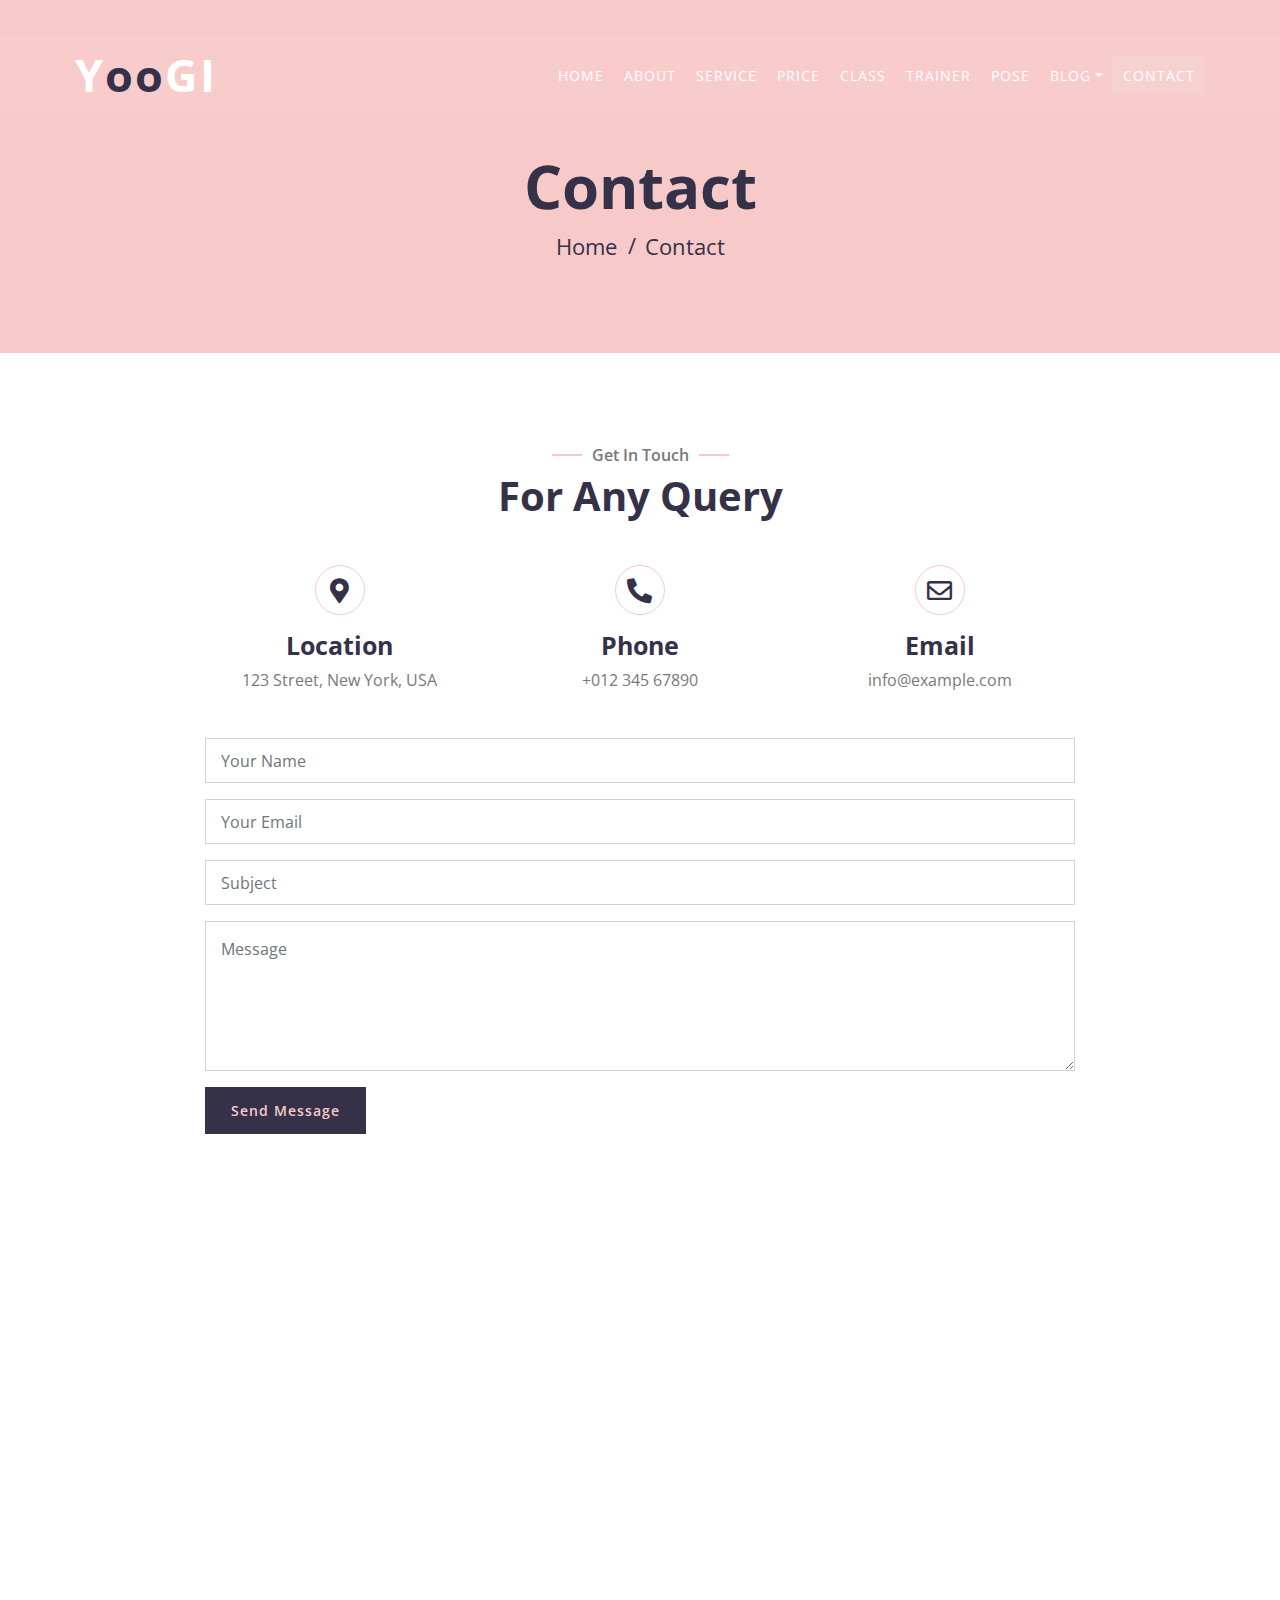
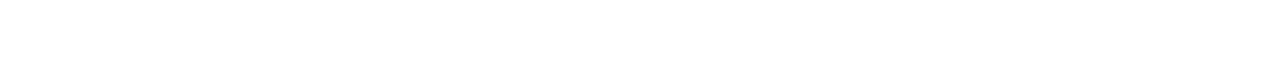
<file: contact.html>
<!DOCTYPE html>
<html lang="en">
    <head>
        <meta charset="utf-8">
        <title>YOOGI - The Sanjivani</title>
        <meta content="width=device-width, initial-scale=1.0" name="viewport">
        <meta content="Free Website Template" name="keywords">
        <meta content="Free Website Template" name="description">

        <!-- Favicon -->
        <link href="img/favicon.ico" rel="icon">

        <!-- Google Font -->
        <link href="https://fonts.googleapis.com/css2?family=Open+Sans:wght@300;400;600;700;800&display=swap" rel="stylesheet">

        <!-- CSS Libraries -->
        <link href="https://stackpath.bootstrapcdn.com/bootstrap/4.4.1/css/bootstrap.min.css" rel="stylesheet">
        <link href="https://cdnjs.cloudflare.com/ajax/libs/font-awesome/5.10.0/css/all.min.css" rel="stylesheet">
        <link href="lib/animate/animate.min.css" rel="stylesheet">
        <link href="lib/flaticon/font/flaticon.css" rel="stylesheet"> 
        <link href="lib/owlcarousel/assets/owl.carousel.min.css" rel="stylesheet">
        <link href="lib/lightbox/css/lightbox.min.css" rel="stylesheet">

        <!-- Template Stylesheet -->
        <link href="css/style.css" rel="stylesheet">
    </head>

    <body>

        <!-- Nav Bar Start -->
        <div class="navbar navbar-expand-lg bg-dark navbar-dark">
            <div class="container-fluid">
                <a href="index.html" class="navbar-brand">Y<span>oo</span>gi</a>
                <button type="button" class="navbar-toggler" data-toggle="collapse" data-target="#navbarCollapse">
                    <span class="navbar-toggler-icon"></span>
                </button>

                <div class="collapse navbar-collapse justify-content-between" id="navbarCollapse">
                    <div class="navbar-nav ml-auto">
                        <a href="index.html" class="nav-item nav-link">Home</a>
                        <a href="about.html" class="nav-item nav-link">About</a>
                        <a href="service.html" class="nav-item nav-link">Service</a>
                        <a href="price.html" class="nav-item nav-link">Price</a>
                        <a href="class.html" class="nav-item nav-link">Class</a>
                        <a href="team.html" class="nav-item nav-link">Trainer</a>
                        <a href="portfolio.html" class="nav-item nav-link">Pose</a>
                        <div class="nav-item dropdown">
                            <a href="#" class="nav-link dropdown-toggle" data-toggle="dropdown">Blog</a>
                            <div class="dropdown-menu">
                                <a href="blog.html" class="dropdown-item">Blog Grid</a>
                                <a href="single.html" class="dropdown-item">Blog Detail</a>
                            </div>
                        </div>
                        <a href="contact.html" class="nav-item nav-link active">Contact</a>
                    </div>
                </div>
            </div>
        </div>
        <!-- Nav Bar End -->


        <!-- Page Header Start -->
        <div class="page-header">
            <div class="container">
                <div class="row">
                    <div class="col-12">
                        <h2>Contact</h2>
                    </div>
                    <div class="col-12">
                        <a href="">Home</a>
                        <a href="">Contact</a>
                    </div>
                </div>
            </div>
        </div>
        <!-- Page Header End -->


        <!-- Contact Start -->
        <div class="contact">
            <div class="container">
                <div class="section-header text-center wow zoomIn" data-wow-delay="0.1s">
                    <p>Get In Touch</p>
                    <h2>For Any Query</h2>
                </div>
                <div class="row">
                    <div class="col-12">
                        <div class="row">
                            <div class="col-md-4 contact-item wow zoomIn" data-wow-delay="0.2s">
                                <i class="fa fa-map-marker-alt"></i>
                                <div class="contact-text">
                                    <h2>Location</h2>
                                    <p>123 Street, New York, USA</p>
                                </div>
                            </div>
                            <div class="col-md-4 contact-item wow zoomIn" data-wow-delay="0.4s">
                                <i class="fa fa-phone-alt"></i>
                                <div class="contact-text">
                                    <h2>Phone</h2>
                                    <p>+012 345 67890</p>
                                </div>
                            </div>
                            <div class="col-md-4 contact-item wow zoomIn" data-wow-delay="0.6s">
                                <i class="far fa-envelope"></i>
                                <div class="contact-text">
                                    <h2>Email</h2>
                                    <p>info@example.com</p>
                                </div>
                            </div>
                        </div>
                    </div>
                    <div class="col-12 wow fadeInUp" data-wow-delay="0.1s">
                        <div class="contact-form">
                            <div id="success"></div>
                            <form name="sentMessage" id="contactForm" novalidate="novalidate">
                                <div class="control-group">
                                    <input type="text" class="form-control" id="name" placeholder="Your Name" required="required" data-validation-required-message="Please enter your name" />
                                    <p class="help-block text-danger"></p>
                                </div>
                                <div class="control-group">
                                    <input type="email" class="form-control" id="email" placeholder="Your Email" required="required" data-validation-required-message="Please enter your email" />
                                    <p class="help-block text-danger"></p>
                                </div>
                                <div class="control-group">
                                    <input type="text" class="form-control" id="subject" placeholder="Subject" required="required" data-validation-required-message="Please enter a subject" />
                                    <p class="help-block text-danger"></p>
                                </div>
                                <div class="control-group">
                                    <textarea class="form-control" id="message" placeholder="Message" required="required" data-validation-required-message="Please enter your message"></textarea>
                                    <p class="help-block text-danger"></p>
                                </div>
                                <div>
                                    <button class="btn" type="submit" id="sendMessageButton">Send Message</button>
                                </div>
                            </form>
                        </div>
                    </div>
                </div>
            </div>
        </div>
        <!-- Contact End -->


        <!-- Footer Start -->
        <div class="footer wow fadeIn" data-wow-delay="0.3s">
            <div class="container-fluid">
                <div class="container">
                    <div class="footer-info">
                        <a href="index.html" class="footer-logo">Y<span>oo</span>gi</a>
                        <h3>123 Street, New York, USA</h3>
                        <div class="footer-menu">
                            <p>+012 345 67890</p>
                            <p>info@example.com</p>
                        </div>
                        <div class="footer-social">
                            <a href=""><i class="fab fa-twitter"></i></a>
                            <a href=""><i class="fab fa-facebook-f"></i></a>
                            <a href=""><i class="fab fa-youtube"></i></a>
                            <a href=""><i class="fab fa-instagram"></i></a>
                            <a href=""><i class="fab fa-linkedin-in"></i></a>
                        </div>
                    </div>
                </div>
                <div class="container copyright">
                    <div class="row">
                        <div class="col-md-6">
                            <p>&copy; copyright by diksha yadav </p>
                        </div>
                        <div class="col-md-6">
                            <p><a href="#">YooGI ,</a> All Right Reserved.</p>
                        </div>
                    </div>
                </div>
            </div>
        </div>
        <!-- Footer End -->

        <a href="#" class="back-to-top"><i class="fa fa-chevron-up"></i></a>

        <!-- JavaScript Libraries -->
        <script src="https://code.jquery.com/jquery-3.4.1.min.js"></script>
        <script src="https://stackpath.bootstrapcdn.com/bootstrap/4.4.1/js/bootstrap.bundle.min.js"></script>
        <script src="lib/easing/easing.min.js"></script>
        <script src="lib/wow/wow.min.js"></script>
        <script src="lib/owlcarousel/owl.carousel.min.js"></script>
        <script src="lib/isotope/isotope.pkgd.min.js"></script>
        <script src="lib/lightbox/js/lightbox.min.js"></script>
        
        <!-- Contact Javascript File -->
        <script src="mail/jqBootstrapValidation.min.js"></script>
        <script src="mail/contact.js"></script>

        <!-- Template Javascript -->
        <script src="js/main.js"></script>
    </body>
</html>
</file>
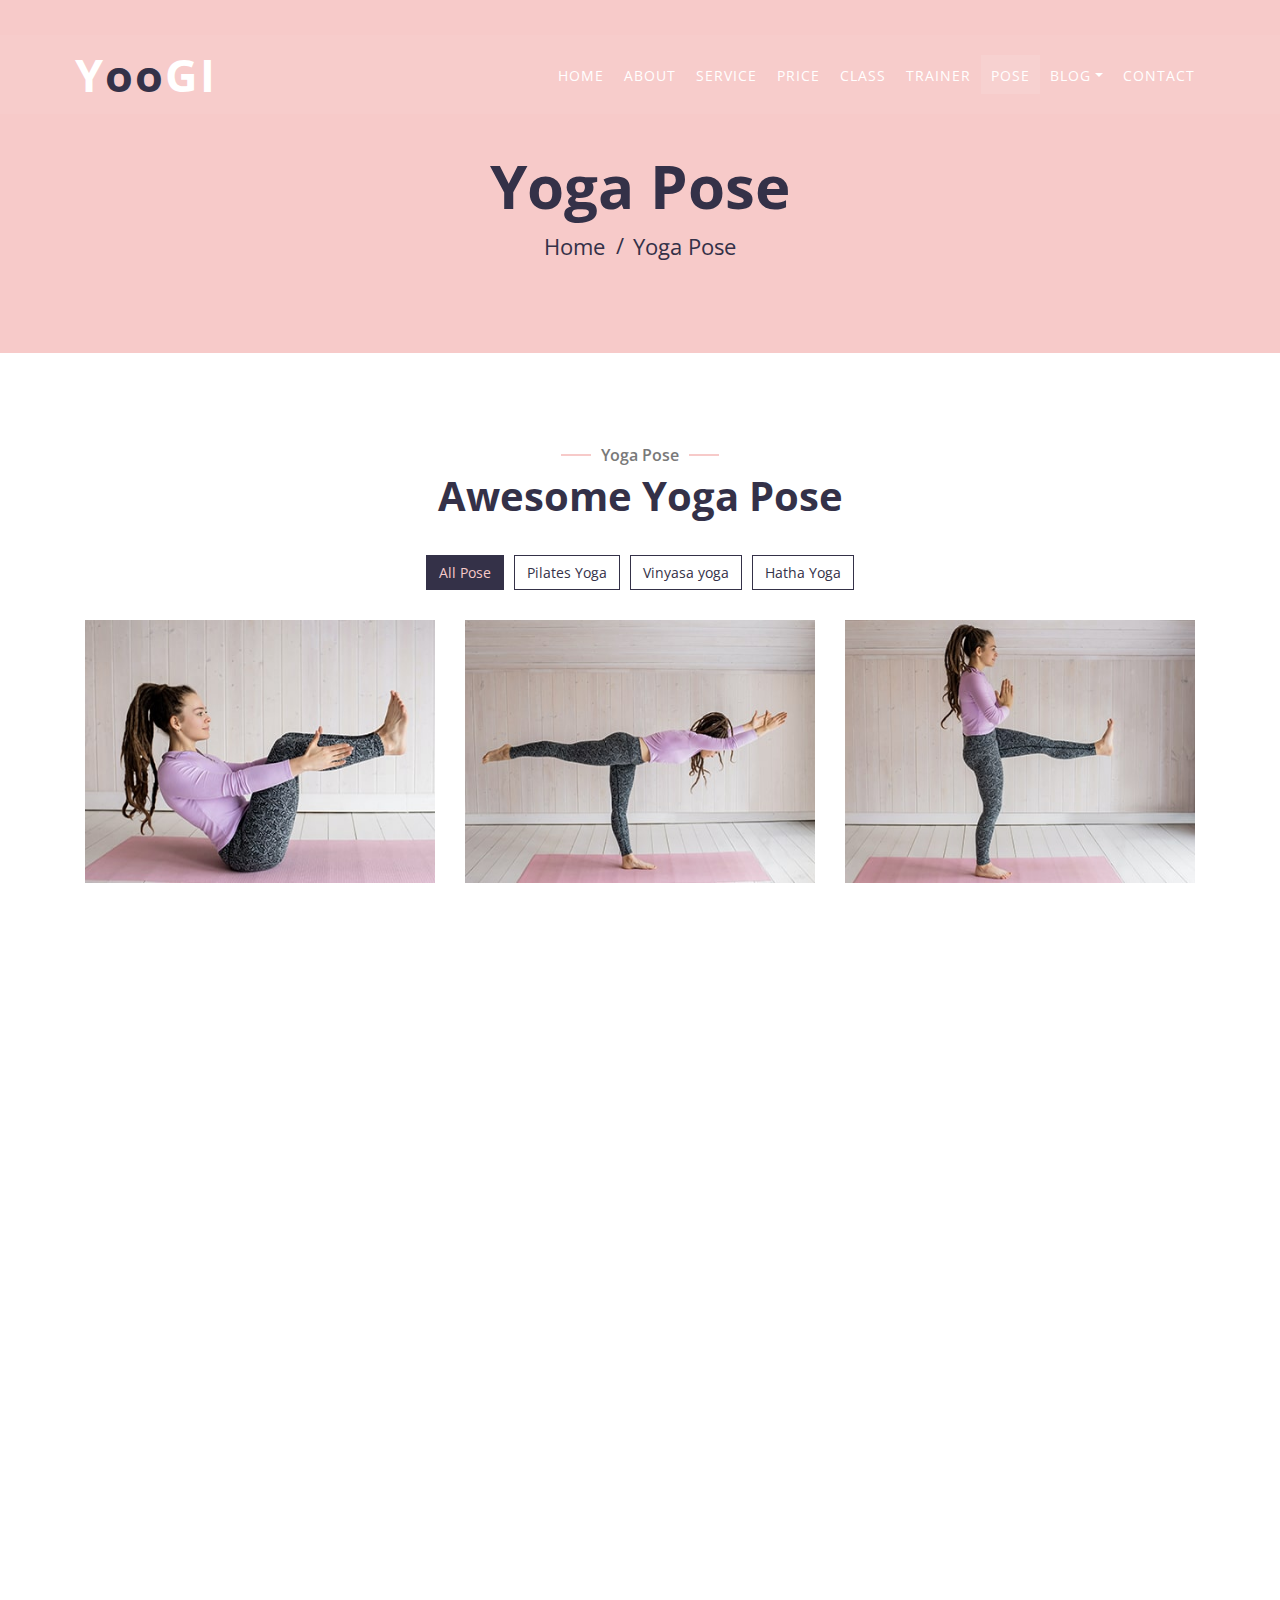
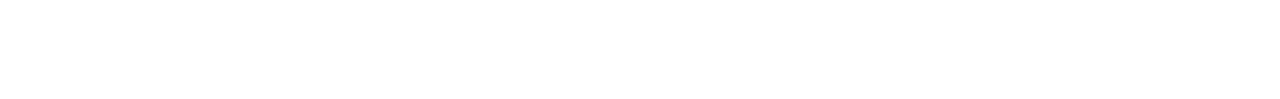
<file: portfolio.html>
<!DOCTYPE html>
<html lang="en">
    <head>
        <meta charset="utf-8">
        <title>YOOGI - The Sanjivani</title>
        <meta content="width=device-width, initial-scale=1.0" name="viewport">
        <meta content="Free Website Template" name="keywords">
        <meta content="Free Website Template" name="description">

        <!-- Favicon -->
        <link href="img/favicon.ico" rel="icon">

        <!-- Google Font -->
        <link href="https://fonts.googleapis.com/css2?family=Open+Sans:wght@300;400;600;700;800&display=swap" rel="stylesheet">

        <!-- CSS Libraries -->
        <link href="https://stackpath.bootstrapcdn.com/bootstrap/4.4.1/css/bootstrap.min.css" rel="stylesheet">
        <link href="https://cdnjs.cloudflare.com/ajax/libs/font-awesome/5.10.0/css/all.min.css" rel="stylesheet">
        <link href="lib/animate/animate.min.css" rel="stylesheet">
        <link href="lib/flaticon/font/flaticon.css" rel="stylesheet"> 
        <link href="lib/owlcarousel/assets/owl.carousel.min.css" rel="stylesheet">
        <link href="lib/lightbox/css/lightbox.min.css" rel="stylesheet">

        <!-- Template Stylesheet -->
        <link href="css/style.css" rel="stylesheet">
    </head>

    <body>

        <!-- Nav Bar Start -->
        <div class="navbar navbar-expand-lg bg-dark navbar-dark">
            <div class="container-fluid">
                <a href="index.html" class="navbar-brand">Y<span>oo</span>gi</a>
                <button type="button" class="navbar-toggler" data-toggle="collapse" data-target="#navbarCollapse">
                    <span class="navbar-toggler-icon"></span>
                </button>

                <div class="collapse navbar-collapse justify-content-between" id="navbarCollapse">
                    <div class="navbar-nav ml-auto">
                        <a href="index.html" class="nav-item nav-link">Home</a>
                        <a href="about.html" class="nav-item nav-link">About</a>
                        <a href="service.html" class="nav-item nav-link">Service</a>
                        <a href="price.html" class="nav-item nav-link">Price</a>
                        <a href="class.html" class="nav-item nav-link">Class</a>
                        <a href="team.html" class="nav-item nav-link">Trainer</a>
                        <a href="portfolio.html" class="nav-item nav-link active">Pose</a>
                        <div class="nav-item dropdown">
                            <a href="#" class="nav-link dropdown-toggle" data-toggle="dropdown">Blog</a>
                            <div class="dropdown-menu">
                                <a href="blog.html" class="dropdown-item">Blog Grid</a>
                                <a href="single.html" class="dropdown-item">Blog Detail</a>
                            </div>
                        </div>
                        <a href="contact.html" class="nav-item nav-link">Contact</a>
                    </div>
                </div>
            </div>
        </div>
        <!-- Nav Bar End -->


        <!-- Page Header Start -->
        <div class="page-header">
            <div class="container">
                <div class="row">
                    <div class="col-12">
                        <h2>Yoga Pose</h2>
                    </div>
                    <div class="col-12">
                        <a href="">Home</a>
                        <a href="">Yoga Pose</a>
                    </div>
                </div>
            </div>
        </div>
        <!-- Page Header End -->


        <!-- Portfolio Start -->
        <div class="portfolio">
            <div class="container">
                <div class="section-header text-center wow zoomIn" data-wow-delay="0.1s">
                    <p>Yoga Pose</p>
                    <h2>Awesome Yoga Pose</h2>
                </div>
                <div class="row">
                    <div class="col-12">
                        <ul id="portfolio-filter">
                            <li data-filter="*" class="filter-active">All Pose</li>
                            <li data-filter=".first">Pilates Yoga</li>
                            <li data-filter=".second">Vinyasa yoga</li>
                            <li data-filter=".third">Hatha Yoga</li>
                        </ul>
                    </div>
                </div>
                <div class="row portfolio-container">
                    <div class="col-lg-4 col-md-6 col-sm-12 portfolio-item first wow fadeInUp" data-wow-delay="0.1s">
                        <div class="portfolio-wrap">
                            <a href="img/portfolio-1.jpg" data-lightbox="portfolio">
                                <img src="img/portfolio-1.jpg" alt="Portfolio Image">
                            </a>
                        </div>
                    </div>
                    <div class="col-lg-4 col-md-6 col-sm-12 portfolio-item second wow fadeInUp" data-wow-delay="0.3s">
                        <div class="portfolio-wrap">
                            <a href="img/portfolio-2.jpg" data-lightbox="portfolio">
                                <img src="img/portfolio-2.jpg" alt="Portfolio Image">
                            </a>
                        </div>
                    </div>
                    <div class="col-lg-4 col-md-6 col-sm-12 portfolio-item third wow fadeInUp" data-wow-delay="0.5s">
                        <div class="portfolio-wrap">
                            <a href="img/portfolio-3.jpg" data-lightbox="portfolio">
                                <img src="img/portfolio-3.jpg" alt="Portfolio Image">
                            </a>
                        </div>
                    </div>
                    <div class="col-lg-4 col-md-6 col-sm-12 portfolio-item first wow fadeInUp" data-wow-delay="0.7s">
                        <div class="portfolio-wrap">
                            <a href="img/portfolio-4.jpg" data-lightbox="portfolio">
                                <img src="img/portfolio-4.jpg" alt="Portfolio Image">
                            </a>
                        </div>
                    </div>
                    <div class="col-lg-4 col-md-6 col-sm-12 portfolio-item second wow fadeInUp" data-wow-delay="0.9s">
                        <div class="portfolio-wrap">
                            <a href="img/portfolio-5.jpg" data-lightbox="portfolio">
                                <img src="img/portfolio-5.jpg" alt="Portfolio Image">
                            </a>
                        </div>
                    </div>
                    <div class="col-lg-4 col-md-6 col-sm-12 portfolio-item third wow fadeInUp" data-wow-delay="1.1s">
                        <div class="portfolio-wrap">
                            <a href="img/portfolio-6.jpg" data-lightbox="portfolio">
                                <img src="img/portfolio-6.jpg" alt="Portfolio Image">
                            </a>
                        </div>
                    </div>
                </div>
            </div>
        </div>
        <!-- Portfolio Start -->


        <!-- Footer Start -->
        <div class="footer wow fadeIn" data-wow-delay="0.3s">
            <div class="container-fluid">
                <div class="container">
                    <div class="footer-info">
                        <a href="index.html" class="footer-logo">Y<span>oo</span>gi</a>
                        <h3>123 Street, New York, USA</h3>
                        <div class="footer-menu">
                            <p>+012 345 67890</p>
                            <p>info@example.com</p>
                        </div>
                        <div class="footer-social">
                            <a href=""><i class="fab fa-twitter"></i></a>
                            <a href=""><i class="fab fa-facebook-f"></i></a>
                            <a href=""><i class="fab fa-youtube"></i></a>
                            <a href=""><i class="fab fa-instagram"></i></a>
                            <a href=""><i class="fab fa-linkedin-in"></i></a>
                        </div>
                    </div>
                </div>
                <div class="container copyright">
                    <div class="row">
                        <div class="col-md-6">
                            <p>&copy; copyright by diksha yadav </p>
                        </div>
                        <div class="col-md-6">
                            <p><a href="#">YooGI ,</a> All Right Reserved.</p>
                        </div>
                    </div>
                </div>
            </div>
        </div>
        <!-- Footer End -->

        <a href="#" class="back-to-top"><i class="fa fa-chevron-up"></i></a>

        <!-- JavaScript Libraries -->
        <script src="https://code.jquery.com/jquery-3.4.1.min.js"></script>
        <script src="https://stackpath.bootstrapcdn.com/bootstrap/4.4.1/js/bootstrap.bundle.min.js"></script>
        <script src="lib/easing/easing.min.js"></script>
        <script src="lib/wow/wow.min.js"></script>
        <script src="lib/owlcarousel/owl.carousel.min.js"></script>
        <script src="lib/isotope/isotope.pkgd.min.js"></script>
        <script src="lib/lightbox/js/lightbox.min.js"></script>
        
        <!-- Contact Javascript File -->
        <script src="mail/jqBootstrapValidation.min.js"></script>
        <script src="mail/contact.js"></script>

        <!-- Template Javascript -->
        <script src="js/main.js"></script>
    </body>
</html>
</file>
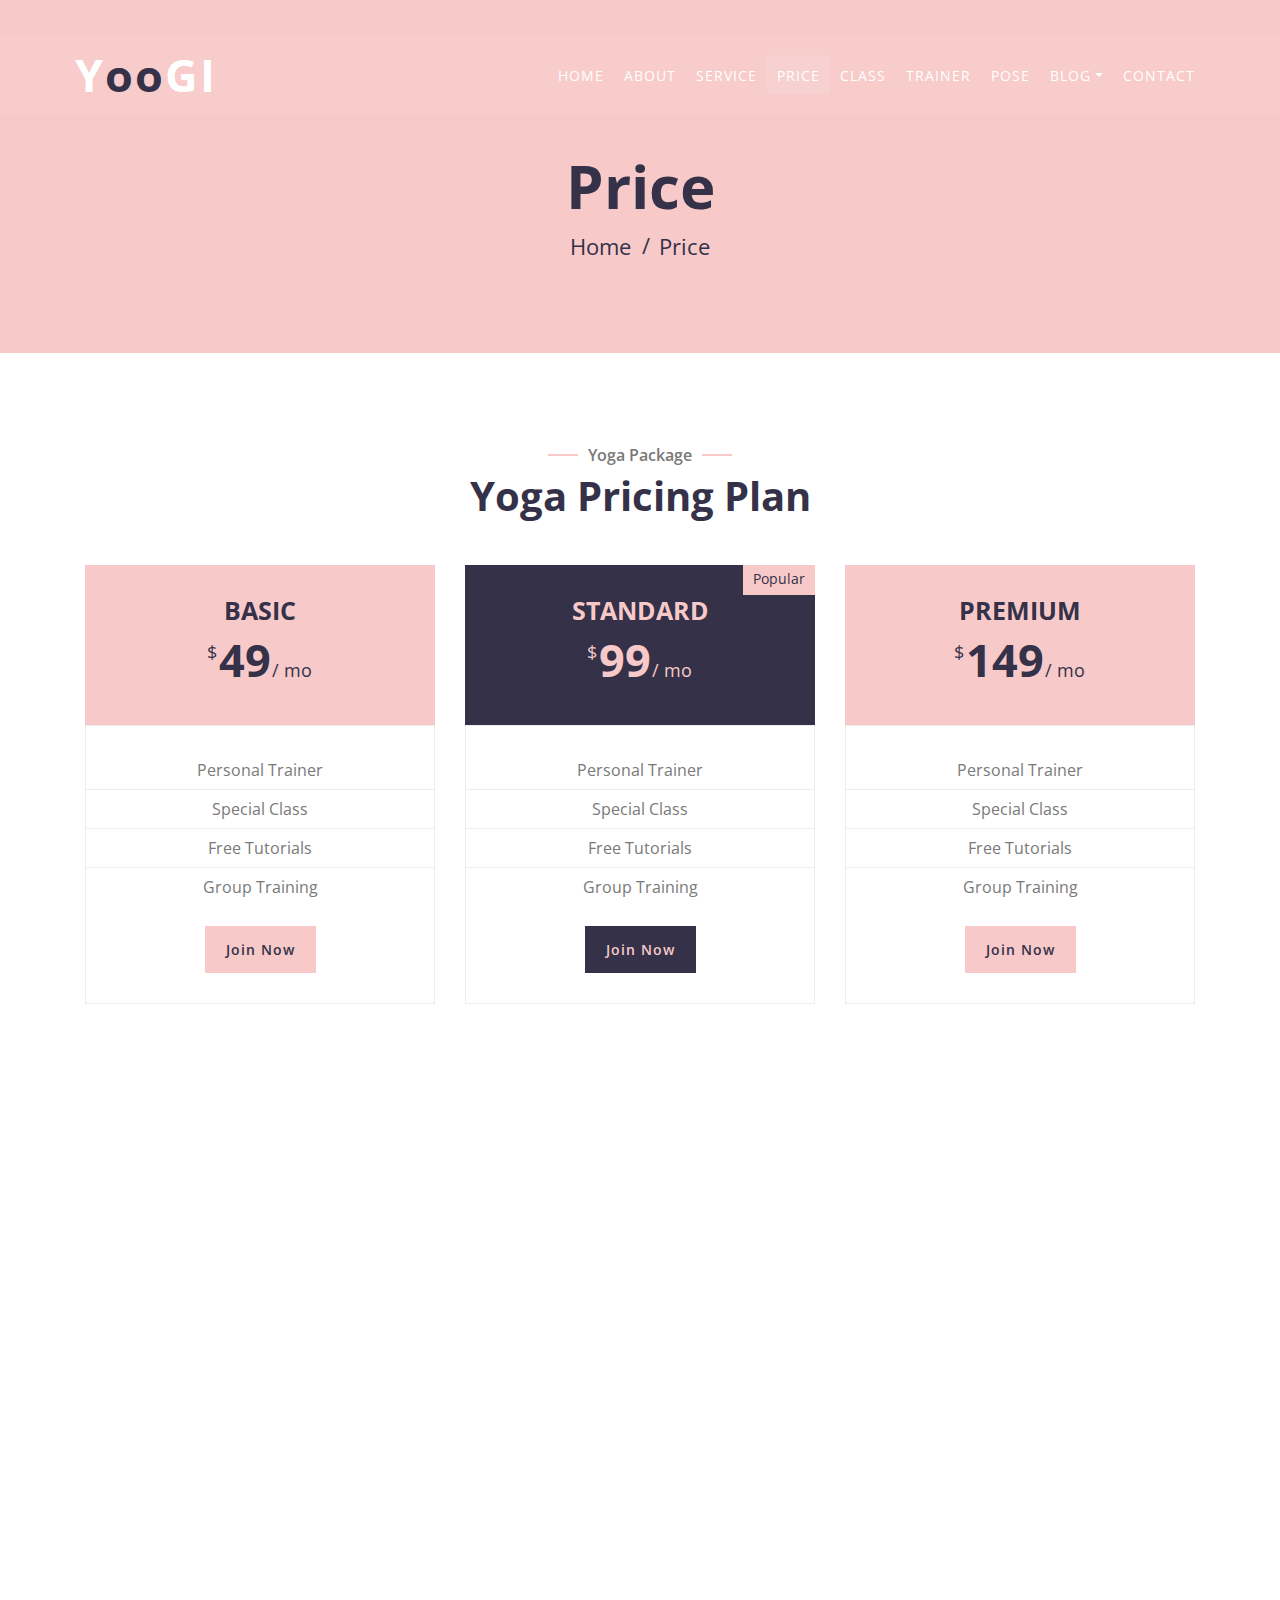
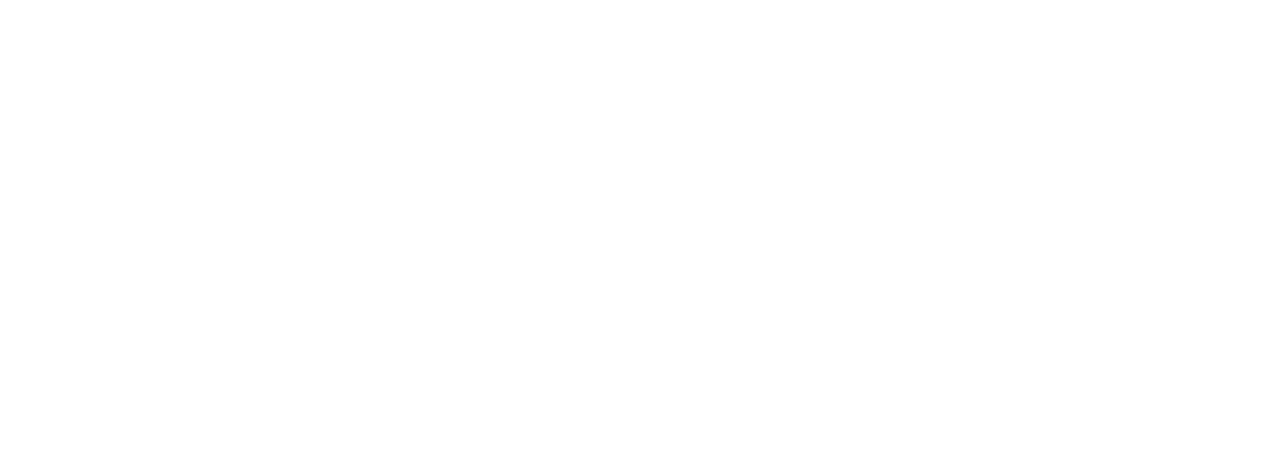
<file: price.html>
<!DOCTYPE html>
<html lang="en">
    <head>
        <meta charset="utf-8">
        <title>YOOGI - The Sanjivani</title>
        <meta content="width=device-width, initial-scale=1.0" name="viewport">
        <meta content="Free Website Template" name="keywords">
        <meta content="Free Website Template" name="description">

        <!-- Favicon -->
        <link href="img/favicon.ico" rel="icon">

        <!-- Google Font -->
        <link href="https://fonts.googleapis.com/css2?family=Open+Sans:wght@300;400;600;700;800&display=swap" rel="stylesheet">

        <!-- CSS Libraries -->
        <link href="https://stackpath.bootstrapcdn.com/bootstrap/4.4.1/css/bootstrap.min.css" rel="stylesheet">
        <link href="https://cdnjs.cloudflare.com/ajax/libs/font-awesome/5.10.0/css/all.min.css" rel="stylesheet">
        <link href="lib/animate/animate.min.css" rel="stylesheet">
        <link href="lib/flaticon/font/flaticon.css" rel="stylesheet"> 
        <link href="lib/owlcarousel/assets/owl.carousel.min.css" rel="stylesheet">
        <link href="lib/lightbox/css/lightbox.min.css" rel="stylesheet">

        <!-- Template Stylesheet -->
        <link href="css/style.css" rel="stylesheet">
    </head>

    <body>

        <!-- Nav Bar Start -->
        <div class="navbar navbar-expand-lg bg-dark navbar-dark">
            <div class="container-fluid">
                <a href="index.html" class="navbar-brand">Y<span>oo</span>gi</a>
                <button type="button" class="navbar-toggler" data-toggle="collapse" data-target="#navbarCollapse">
                    <span class="navbar-toggler-icon"></span>
                </button>

                <div class="collapse navbar-collapse justify-content-between" id="navbarCollapse">
                    <div class="navbar-nav ml-auto">
                        <a href="index.html" class="nav-item nav-link">Home</a>
                        <a href="about.html" class="nav-item nav-link">About</a>
                        <a href="service.html" class="nav-item nav-link">Service</a>
                        <a href="price.html" class="nav-item nav-link active">Price</a>
                        <a href="class.html" class="nav-item nav-link">Class</a>
                        <a href="team.html" class="nav-item nav-link">Trainer</a>
                        <a href="portfolio.html" class="nav-item nav-link">Pose</a>
                        <div class="nav-item dropdown">
                            <a href="#" class="nav-link dropdown-toggle" data-toggle="dropdown">Blog</a>
                            <div class="dropdown-menu">
                                <a href="blog.html" class="dropdown-item">Blog Grid</a>
                                <a href="single.html" class="dropdown-item">Blog Detail</a>
                            </div>
                        </div>
                        <a href="contact.html" class="nav-item nav-link">Contact</a>
                    </div>
                </div>
            </div>
        </div>
        <!-- Nav Bar End -->


        <!-- Page Header Start -->
        <div class="page-header">
            <div class="container">
                <div class="row">
                    <div class="col-12">
                        <h2>Price</h2>
                    </div>
                    <div class="col-12">
                        <a href="">Home</a>
                        <a href="">Price</a>
                    </div>
                </div>
            </div>
        </div>
        <!-- Page Header End -->


        <!-- Price Start -->
        <div class="price">
            <div class="container">
                <div class="section-header text-center wow zoomIn" data-wow-delay="0.1s">
                    <p>Yoga Package</p>
                    <h2>Yoga Pricing Plan</h2>
                </div>
                <div class="row">
                    <div class="col-md-4 wow fadeInUp" data-wow-delay="0.0s">
                        <div class="price-item">
                            <div class="price-header">
                                <div class="price-title">
                                    <h2>Basic</h2>
                                </div>
                                <div class="price-prices">
                                    <h2><small>$</small>49<span>/ mo</span></h2>
                                </div>
                            </div>
                            <div class="price-body">
                                <div class="price-description">
                                    <ul>
                                        <li>Personal Trainer</li>
                                        <li>Special Class</li>
                                        <li>Free Tutorials</li>
                                        <li>Group Training</li>
                                    </ul>
                                </div>
                            </div>
                            <div class="price-footer">
                                <div class="price-action">
                                    <a class="btn" href="">Join Now</a>
                                </div>
                            </div>
                        </div>
                    </div>
                    <div class="col-md-4 wow fadeInUp" data-wow-delay="0.3s">
                        <div class="price-item featured-item">
                            <div class="price-header">
                                <div class="price-status">
                                    <span>Popular</span>
                                </div>
                                <div class="price-title">
                                    <h2>Standard</h2>
                                </div>
                                <div class="price-prices">
                                    <h2><small>$</small>99<span>/ mo</span></h2>
                                </div>
                            </div>
                            <div class="price-body">
                                <div class="price-description">
                                    <ul>
                                        <li>Personal Trainer</li>
                                        <li>Special Class</li>
                                        <li>Free Tutorials</li>
                                        <li>Group Training</li>
                                    </ul>
                                </div>
                            </div>
                            <div class="price-footer">
                                <div class="price-action">
                                    <a class="btn" href="">Join Now</a>
                                </div>
                            </div>
                        </div>
                    </div>
                    <div class="col-md-4 wow fadeInUp" data-wow-delay="0.6s">
                        <div class="price-item">
                            <div class="price-header">
                                <div class="price-title">
                                    <h2>Premium</h2>
                                </div>
                                <div class="price-prices">
                                    <h2><small>$</small>149<span>/ mo</span></h2>
                                </div>
                            </div>
                            <div class="price-body">
                                <div class="price-description">
                                    <ul>
                                        <li>Personal Trainer</li>
                                        <li>Special Class</li>
                                        <li>Free Tutorials</li>
                                        <li>Group Training</li>
                                    </ul>
                                </div>
                            </div>
                            <div class="price-footer">
                                <div class="price-action">
                                    <a class="btn" href="">Join Now</a>
                                </div>
                            </div>
                        </div>
                    </div>
                </div>
            </div>
        </div>
        <!-- Price End -->
        
        
        <!-- Discount Start -->
        <div class="discount wow zoomIn" data-wow-delay="0.1s" style="margin-bottom: 90px;">
            <div class="container">
                <div class="section-header text-center">
                    <p>Join our YooGI community</p>
                    <h2>Make <span>YooGI</span> your mantra</h2>
                </div>
                <div class="container discount-text">
                    <p>
                        Lorem ipsum dolor sit amet, consectetur adipiscing elit. Phasellus nec pretium mi. Curabitur facilisis ornare velit non vulputate. Aliquam metus tortor, auctor id gravida condimentum, viverra quis sem. Curabitur non nisl nec nisi scelerisque maximus. 
                    </p>
                    <a class="btn">Join Now!</a>
                </div>
            </div>
        </div>
        <!-- Discount End -->


        <!-- Footer Start -->
        <div class="footer wow fadeIn" data-wow-delay="0.3s">
            <div class="container-fluid">
                <div class="container">
                    <div class="footer-info">
                        <a href="index.html" class="footer-logo">Y<span>oo</span>gi</a>
                        <h3>123 Street, New York, USA</h3>
                        <div class="footer-menu">
                            <p>+012 345 67890</p>
                            <p>info@example.com</p>
                        </div>
                        <div class="footer-social">
                            <a href=""><i class="fab fa-twitter"></i></a>
                            <a href=""><i class="fab fa-facebook-f"></i></a>
                            <a href=""><i class="fab fa-youtube"></i></a>
                            <a href=""><i class="fab fa-instagram"></i></a>
                            <a href=""><i class="fab fa-linkedin-in"></i></a>
                        </div>
                    </div>
                </div>
                <div class="container copyright">
                    <div class="row">
                        <div class="col-md-6">
                            <p>&copy; copyright by diksha yadav </p>
                        </div>
                        <div class="col-md-6">
                            <p><a href="#">YooGI ,</a> All Right Reserved.</p>
                        </div>
                    </div>
                </div>
            </div>
        </div>
        <!-- Footer End -->

        <a href="#" class="back-to-top"><i class="fa fa-chevron-up"></i></a>

        <!-- JavaScript Libraries -->
        <script src="https://code.jquery.com/jquery-3.4.1.min.js"></script>
        <script src="https://stackpath.bootstrapcdn.com/bootstrap/4.4.1/js/bootstrap.bundle.min.js"></script>
        <script src="lib/easing/easing.min.js"></script>
        <script src="lib/wow/wow.min.js"></script>
        <script src="lib/owlcarousel/owl.carousel.min.js"></script>
        <script src="lib/isotope/isotope.pkgd.min.js"></script>
        <script src="lib/lightbox/js/lightbox.min.js"></script>
        
        <!-- Contact Javascript File -->
        <script src="mail/jqBootstrapValidation.min.js"></script>
        <script src="mail/contact.js"></script>

        <!-- Template Javascript -->
        <script src="js/main.js"></script>
    </body>
</html>
</file>
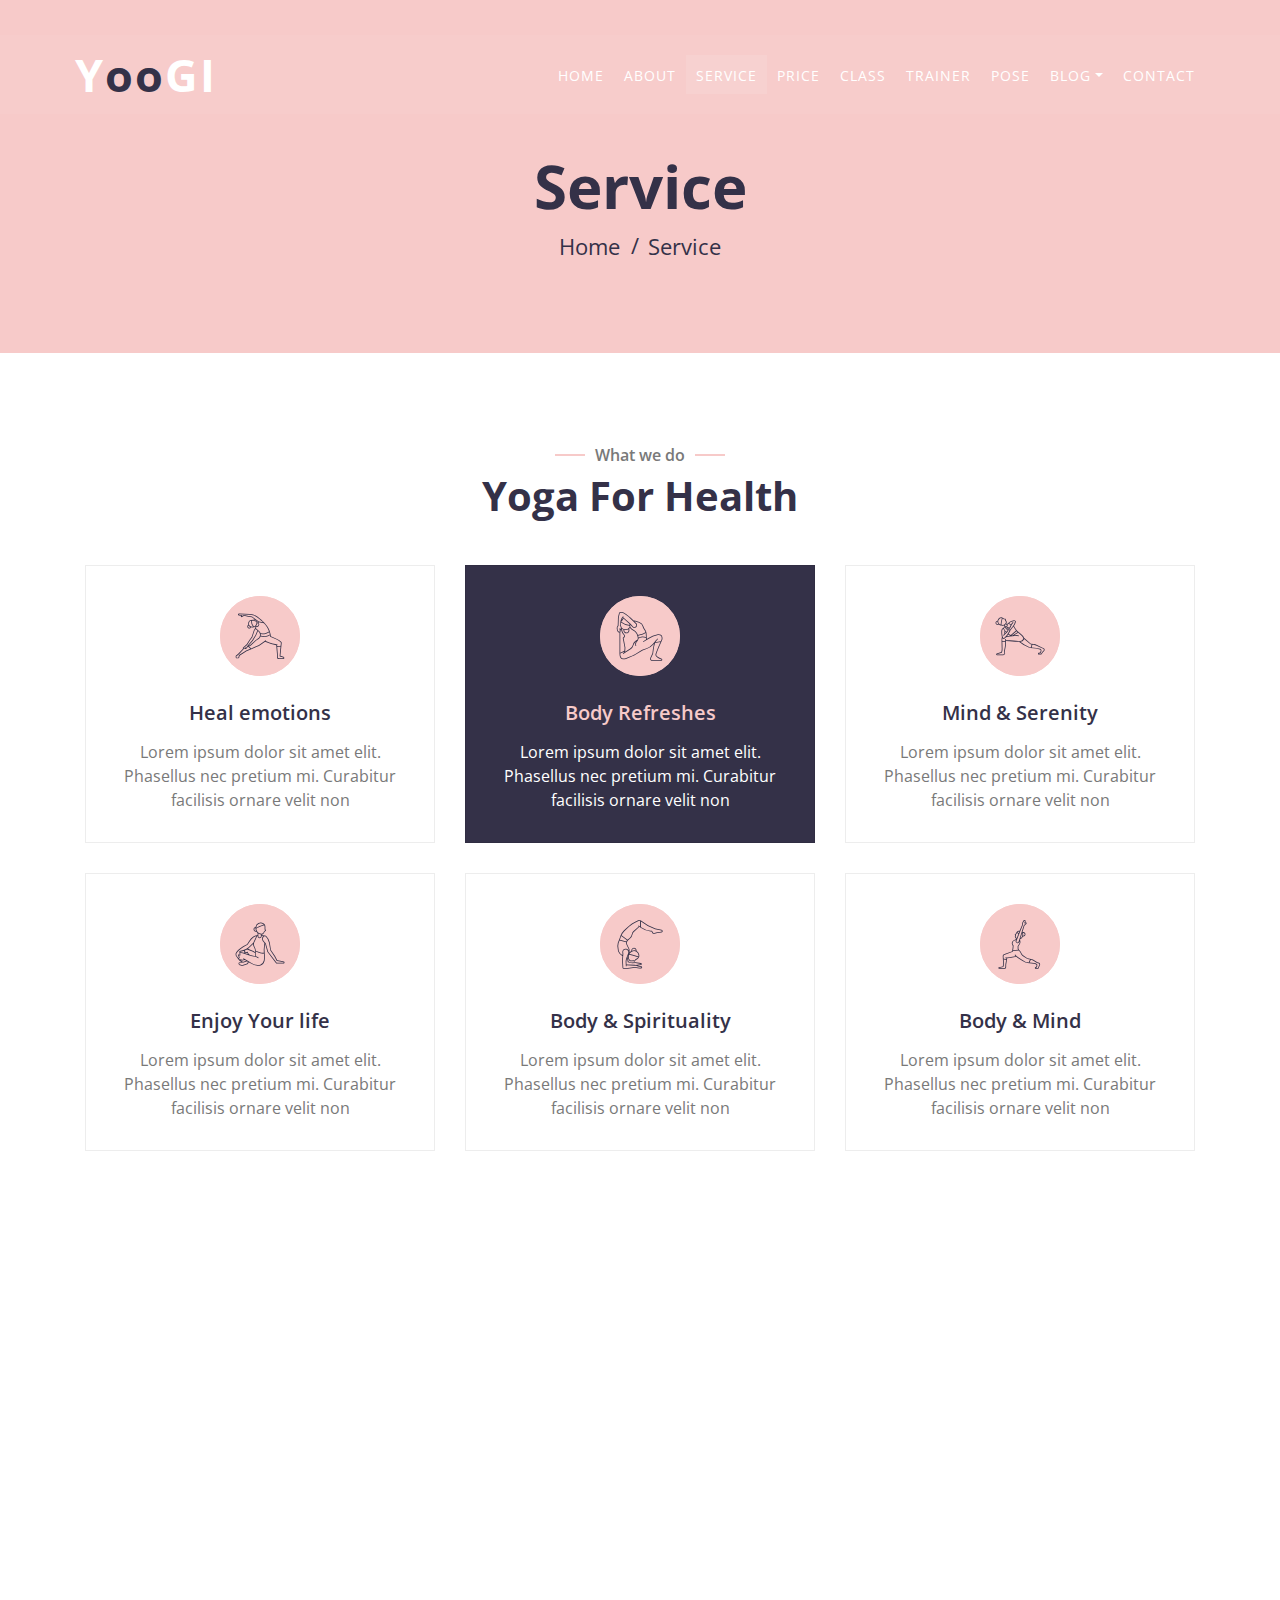
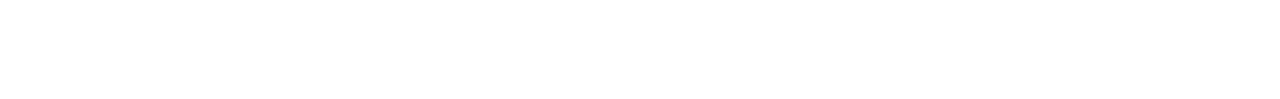
<file: service.html>
<!DOCTYPE html>
<html lang="en">
    <head>
        <meta charset="utf-8">
        <title>YOOGI - The Sanjivani</title>
        <meta content="width=device-width, initial-scale=1.0" name="viewport">
        <meta content="Free Website Template" name="keywords">
        <meta content="Free Website Template" name="description">

        <!-- Favicon -->
        <link href="img/favicon.ico" rel="icon">

        <!-- Google Font -->
        <link href="https://fonts.googleapis.com/css2?family=Open+Sans:wght@300;400;600;700;800&display=swap" rel="stylesheet">

        <!-- CSS Libraries -->
        <link href="https://stackpath.bootstrapcdn.com/bootstrap/4.4.1/css/bootstrap.min.css" rel="stylesheet">
        <link href="https://cdnjs.cloudflare.com/ajax/libs/font-awesome/5.10.0/css/all.min.css" rel="stylesheet">
        <link href="lib/animate/animate.min.css" rel="stylesheet">
        <link href="lib/flaticon/font/flaticon.css" rel="stylesheet"> 
        <link href="lib/owlcarousel/assets/owl.carousel.min.css" rel="stylesheet">
        <link href="lib/lightbox/css/lightbox.min.css" rel="stylesheet">

        <!-- Template Stylesheet -->
        <link href="css/style.css" rel="stylesheet">
    </head>

    <body>

        <!-- Nav Bar Start -->
        <div class="navbar navbar-expand-lg bg-dark navbar-dark">
            <div class="container-fluid">
                <a href="index.html" class="navbar-brand">Y<span>oo</span>gi</a>
                <button type="button" class="navbar-toggler" data-toggle="collapse" data-target="#navbarCollapse">
                    <span class="navbar-toggler-icon"></span>
                </button>

                <div class="collapse navbar-collapse justify-content-between" id="navbarCollapse">
                    <div class="navbar-nav ml-auto">
                        <a href="index.html" class="nav-item nav-link">Home</a>
                        <a href="about.html" class="nav-item nav-link">About</a>
                        <a href="service.html" class="nav-item nav-link active">Service</a>
                        <a href="price.html" class="nav-item nav-link">Price</a>
                        <a href="class.html" class="nav-item nav-link">Class</a>
                        <a href="team.html" class="nav-item nav-link">Trainer</a>
                        <a href="portfolio.html" class="nav-item nav-link">Pose</a>
                        <div class="nav-item dropdown">
                            <a href="#" class="nav-link dropdown-toggle" data-toggle="dropdown">Blog</a>
                            <div class="dropdown-menu">
                                <a href="blog.html" class="dropdown-item">Blog Grid</a>
                                <a href="single.html" class="dropdown-item">Blog Detail</a>
                            </div>
                        </div>
                        <a href="contact.html" class="nav-item nav-link">Contact</a>
                    </div>
                </div>
            </div>
        </div>
        <!-- Nav Bar End -->


        <!-- Page Header Start -->
        <div class="page-header">
            <div class="container">
                <div class="row">
                    <div class="col-12">
                        <h2>Service</h2>
                    </div>
                    <div class="col-12">
                        <a href="">Home</a>
                        <a href="">Service</a>
                    </div>
                </div>
            </div>
        </div>
        <!-- Page Header End -->


        <!-- Service Start -->
        <div class="service">
            <div class="container">
                <div class="section-header text-center wow zoomIn" data-wow-delay="0.1s">
                    <p>What we do</p>
                    <h2>Yoga For Health</h2>
                </div>
                <div class="row">
                    <div class="col-lg-4 col-md-6 wow fadeInUp" data-wow-delay="0.0s">
                        <div class="service-item">
                            <div class="service-icon">
                                <i class="flaticon-workout"></i>
                            </div>
                            <h3>Heal emotions</h3>
                            <p>
                                Lorem ipsum dolor sit amet elit. Phasellus nec pretium mi. Curabitur facilisis ornare velit non
                            </p>
                        </div>
                    </div>
                    <div class="col-lg-4 col-md-6 wow fadeInUp" data-wow-delay="0.2s">
                        <div class="service-item active">
                            <div class="service-icon">
                                <i class="flaticon-workout-1"></i>
                            </div>
                            <h3>Body Refreshes</h3>
                            <p>
                                Lorem ipsum dolor sit amet elit. Phasellus nec pretium mi. Curabitur facilisis ornare velit non
                            </p>
                        </div>
                    </div>
                    <div class="col-lg-4 col-md-6 wow fadeInUp" data-wow-delay="0.4s">
                        <div class="service-item">
                            <div class="service-icon">
                                <i class="flaticon-workout-2"></i>
                            </div>
                            <h3>Mind & Serenity</h3>
                            <p>
                                Lorem ipsum dolor sit amet elit. Phasellus nec pretium mi. Curabitur facilisis ornare velit non
                            </p>
                        </div>
                    </div>
                    <div class="col-lg-4 col-md-6 wow fadeInUp" data-wow-delay="0.6s">
                        <div class="service-item">
                            <div class="service-icon">
                                <i class="flaticon-workout-3"></i>
                            </div>
                            <h3>Enjoy Your life</h3>
                            <p>
                                Lorem ipsum dolor sit amet elit. Phasellus nec pretium mi. Curabitur facilisis ornare velit non
                            </p>
                        </div>
                    </div>
                    <div class="col-lg-4 col-md-6 wow fadeInUp" data-wow-delay="0.8s">
                        <div class="service-item">
                            <div class="service-icon">
                                <i class="flaticon-workout-4"></i>
                            </div>
                            <h3>Body & Spirituality</h3>
                            <p>
                                Lorem ipsum dolor sit amet elit. Phasellus nec pretium mi. Curabitur facilisis ornare velit non
                            </p>
                        </div>
                    </div>
                    <div class="col-lg-4 col-md-6 wow fadeInUp" data-wow-delay="1s">
                        <div class="service-item">
                            <div class="service-icon">
                                <i class="flaticon-yoga-pose"></i>
                            </div>
                            <h3>Body & Mind</h3>
                            <p>
                                Lorem ipsum dolor sit amet elit. Phasellus nec pretium mi. Curabitur facilisis ornare velit non
                            </p>
                        </div>
                    </div>
                </div>
            </div>
        </div>
        <!-- Service End -->


        <!-- Footer Start -->
        <div class="footer wow fadeIn" data-wow-delay="0.3s">
            <div class="container-fluid">
                <div class="container">
                    <div class="footer-info">
                        <a href="index.html" class="footer-logo">Y<span>oo</span>gi</a>
                        <h3>123 Street, New York, USA</h3>
                        <div class="footer-menu">
                            <p>+012 345 67890</p>
                            <p>info@example.com</p>
                        </div>
                        <div class="footer-social">
                            <a href=""><i class="fab fa-twitter"></i></a>
                            <a href=""><i class="fab fa-facebook-f"></i></a>
                            <a href=""><i class="fab fa-youtube"></i></a>
                            <a href=""><i class="fab fa-instagram"></i></a>
                            <a href=""><i class="fab fa-linkedin-in"></i></a>
                        </div>
                    </div>
                </div>
                <div class="container copyright">
                    <div class="row">
                        <div class="col-md-6">
                            <p>&copy; copyright by diksha yadav </p>
                        </div>
                        <div class="col-md-6">
                            <p> All Right Reserved.</p><p><a href="#">YooGI ,</a> All Right Reserved.</p>
                        </div>
                    </div>
                </div>
            </div>
        </div>
        <!-- Footer End -->

        <a href="#" class="back-to-top"><i class="fa fa-chevron-up"></i></a>

        <!-- JavaScript Libraries -->
        <script src="https://code.jquery.com/jquery-3.4.1.min.js"></script>
        <script src="https://stackpath.bootstrapcdn.com/bootstrap/4.4.1/js/bootstrap.bundle.min.js"></script>
        <script src="lib/easing/easing.min.js"></script>
        <script src="lib/wow/wow.min.js"></script>
        <script src="lib/owlcarousel/owl.carousel.min.js"></script>
        <script src="lib/isotope/isotope.pkgd.min.js"></script>
        <script src="lib/lightbox/js/lightbox.min.js"></script>
        
        <!-- Contact Javascript File -->
        <script src="mail/jqBootstrapValidation.min.js"></script>
        <script src="mail/contact.js"></script>

        <!-- Template Javascript -->
        <script src="js/main.js"></script>
    </body>
</html>
</file>
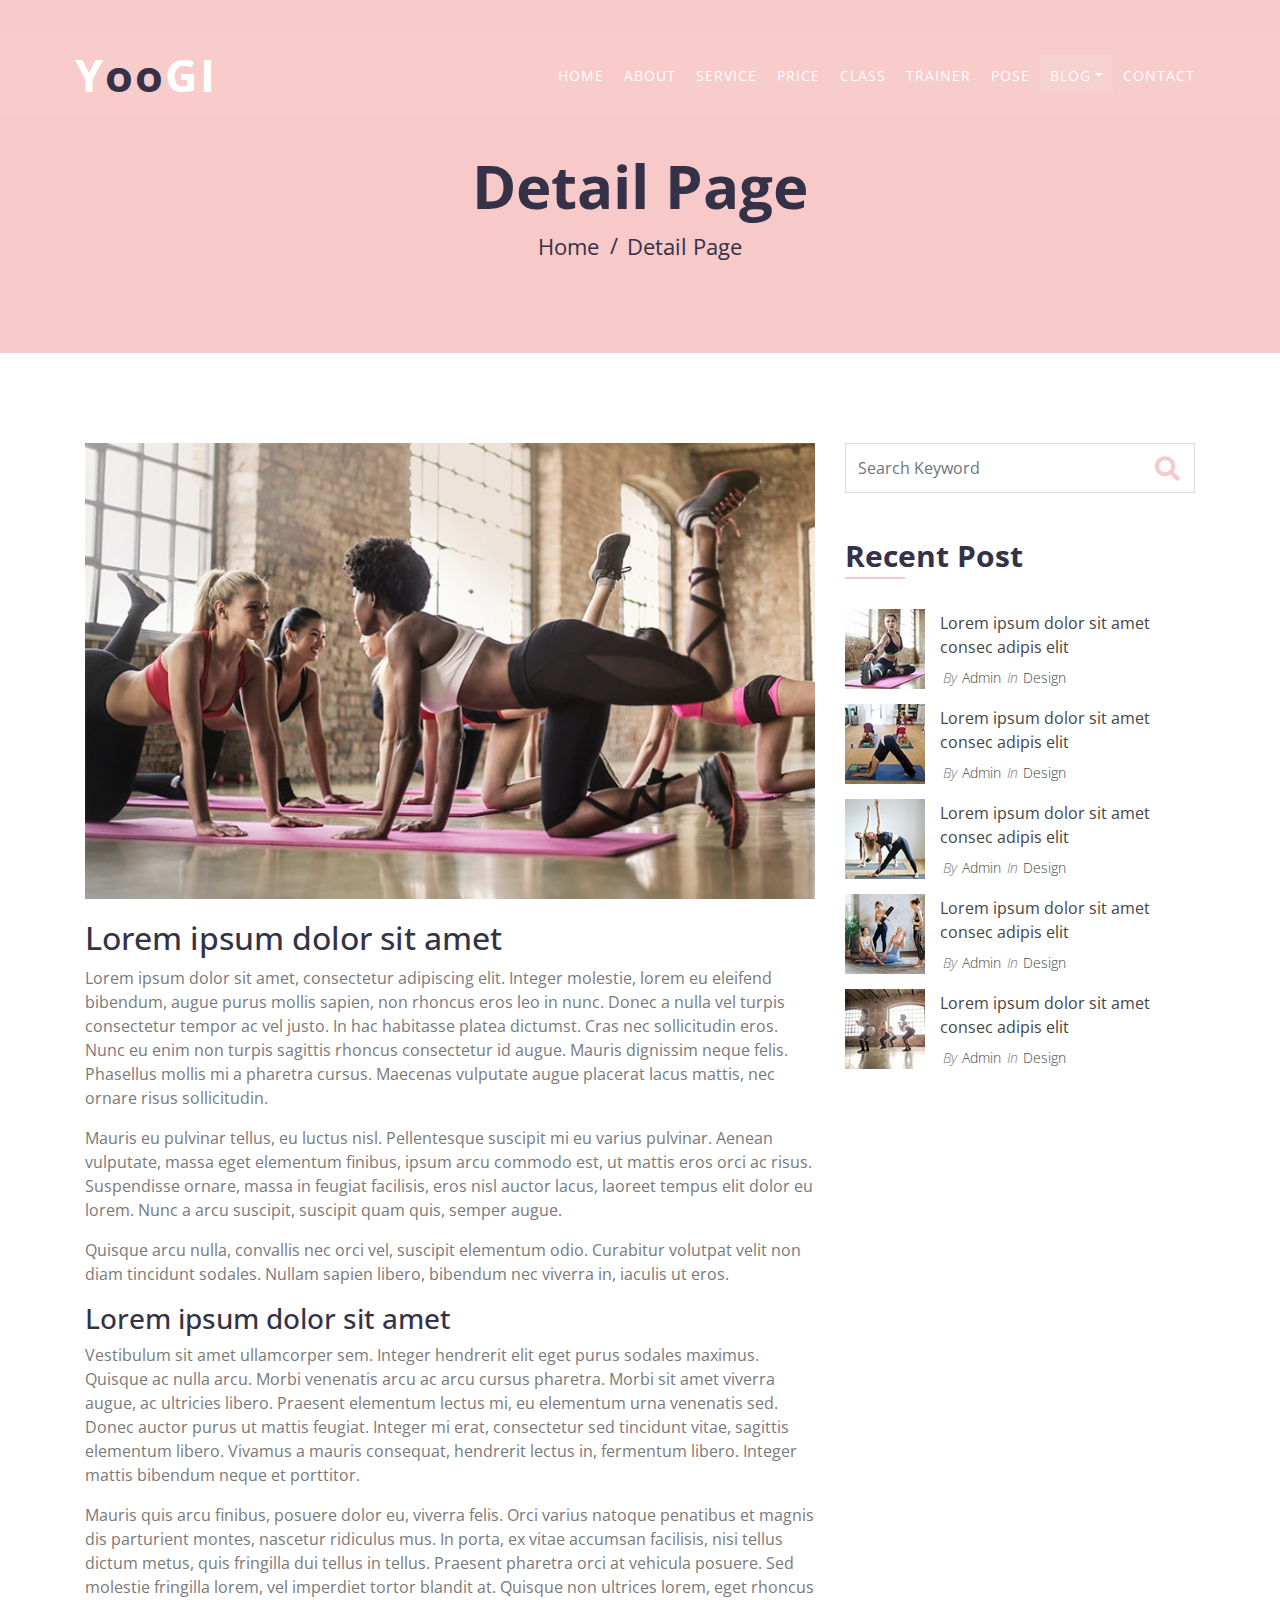
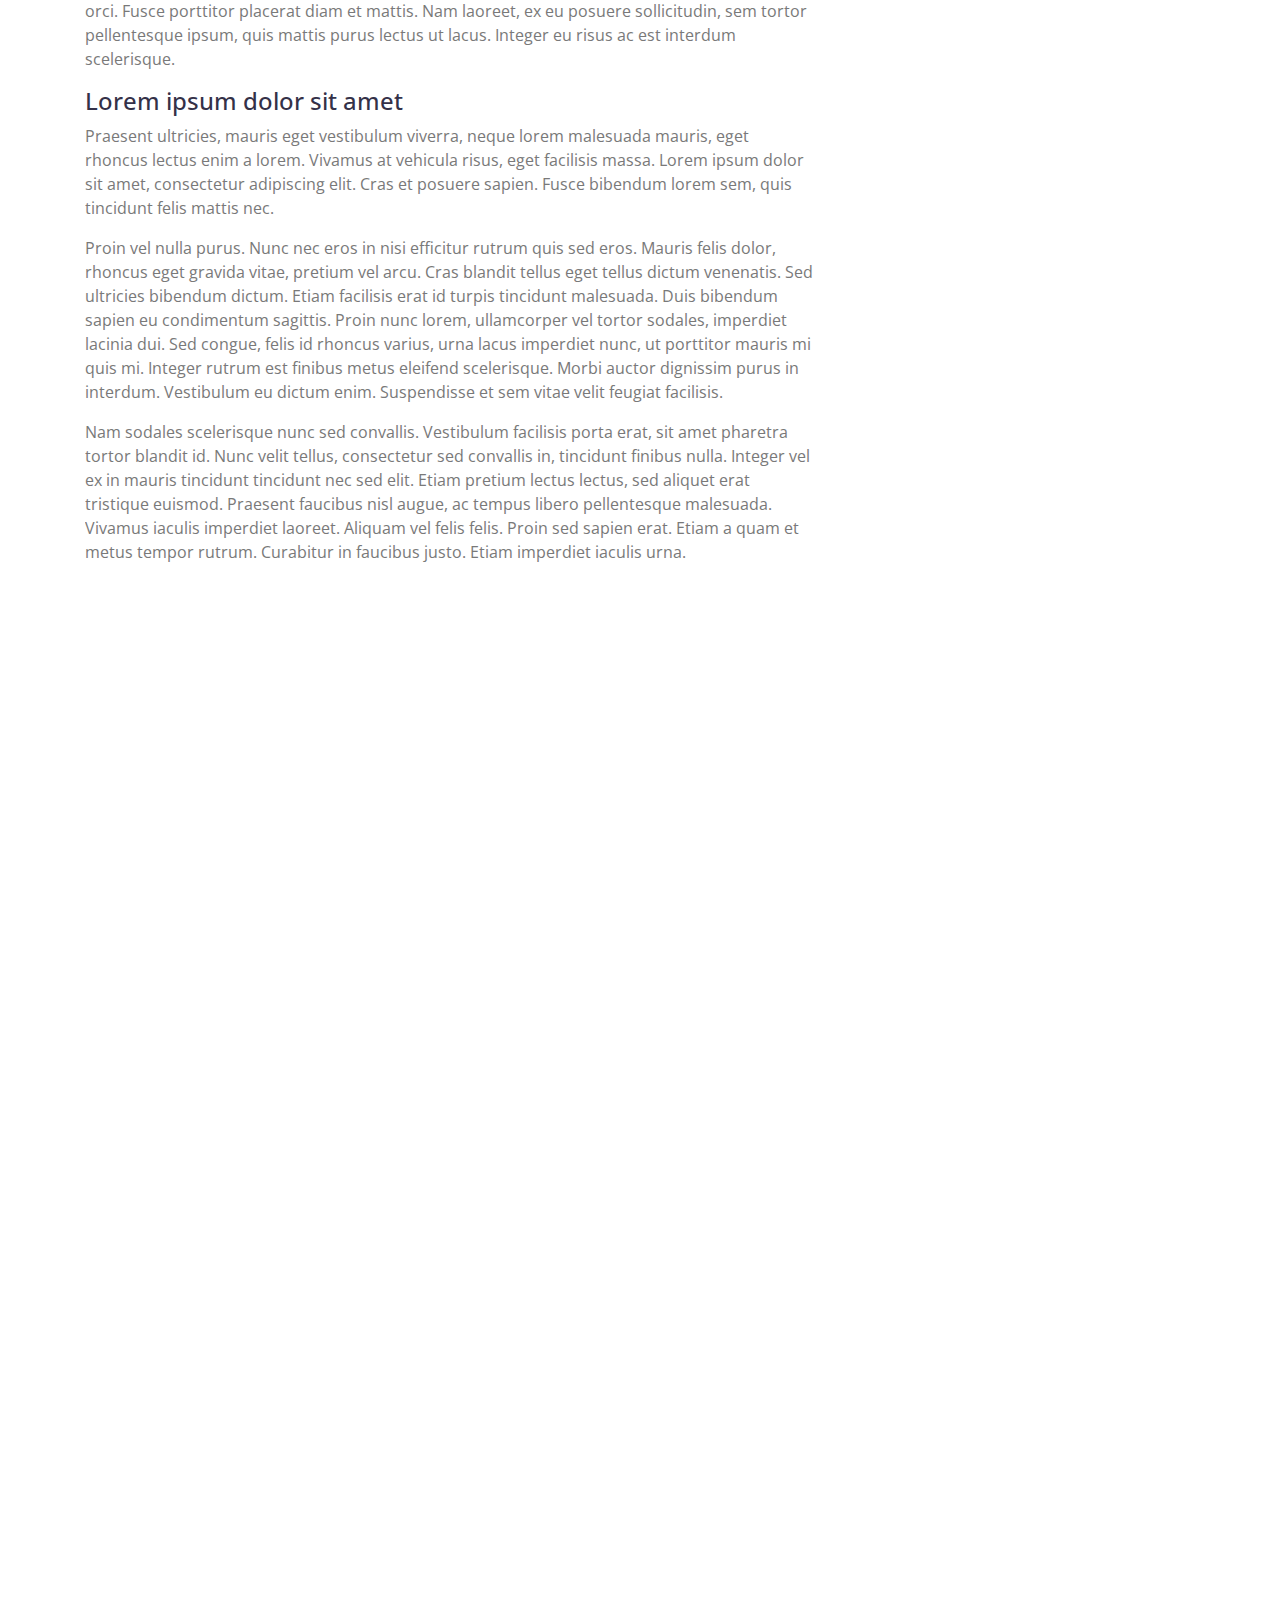
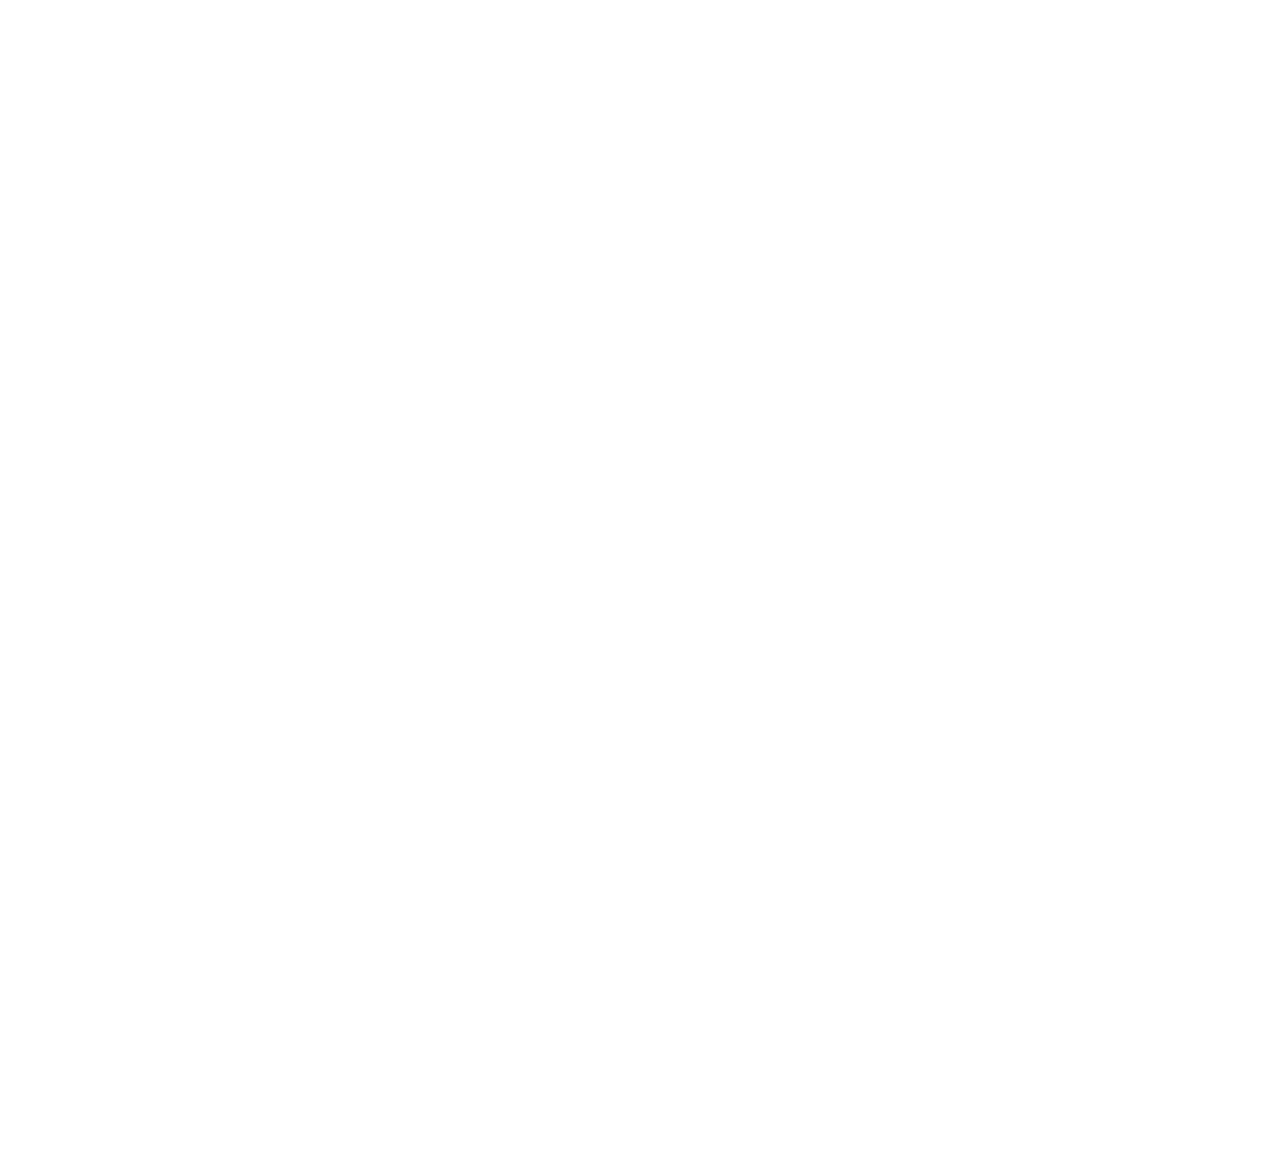
<file: single.html>
<!DOCTYPE html>
<html lang="en">
    <head>
        <meta charset="utf-8">
        <title>YOOGI - The Sanjivani</title>
        <meta content="width=device-width, initial-scale=1.0" name="viewport">
        <meta content="Free Website Template" name="keywords">
        <meta content="Free Website Template" name="description">

        <!-- Favicon -->
        <link href="img/favicon.ico" rel="icon">

        <!-- Google Font -->
        <link href="https://fonts.googleapis.com/css2?family=Open+Sans:wght@300;400;600;700;800&display=swap" rel="stylesheet">

        <!-- CSS Libraries -->
        <link href="https://stackpath.bootstrapcdn.com/bootstrap/4.4.1/css/bootstrap.min.css" rel="stylesheet">
        <link href="https://cdnjs.cloudflare.com/ajax/libs/font-awesome/5.10.0/css/all.min.css" rel="stylesheet">
        <link href="lib/animate/animate.min.css" rel="stylesheet">
        <link href="lib/flaticon/font/flaticon.css" rel="stylesheet"> 
        <link href="lib/owlcarousel/assets/owl.carousel.min.css" rel="stylesheet">
        <link href="lib/lightbox/css/lightbox.min.css" rel="stylesheet">

        <!-- Template Stylesheet -->
        <link href="css/style.css" rel="stylesheet">
    </head>

    <body>

        <!-- Nav Bar Start -->
        <div class="navbar navbar-expand-lg bg-dark navbar-dark">
            <div class="container-fluid">
                <a href="index.html" class="navbar-brand">Y<span>oo</span>gi</a>
                <button type="button" class="navbar-toggler" data-toggle="collapse" data-target="#navbarCollapse">
                    <span class="navbar-toggler-icon"></span>
                </button>

                <div class="collapse navbar-collapse justify-content-between" id="navbarCollapse">
                    <div class="navbar-nav ml-auto">
                        <a href="index.html" class="nav-item nav-link">Home</a>
                        <a href="about.html" class="nav-item nav-link">About</a>
                        <a href="service.html" class="nav-item nav-link">Service</a>
                        <a href="price.html" class="nav-item nav-link">Price</a>
                        <a href="class.html" class="nav-item nav-link">Class</a>
                        <a href="team.html" class="nav-item nav-link">Trainer</a>
                        <a href="portfolio.html" class="nav-item nav-link">Pose</a>
                        <div class="nav-item dropdown">
                            <a href="#" class="nav-link dropdown-toggle active" data-toggle="dropdown">Blog</a>
                            <div class="dropdown-menu">
                                <a href="blog.html" class="dropdown-item">Blog Grid</a>
                                <a href="single.html" class="dropdown-item">Blog Detail</a>
                            </div>
                        </div>
                        <a href="contact.html" class="nav-item nav-link">Contact</a>
                    </div>
                </div>
            </div>
        </div>
        <!-- Nav Bar End -->


        <!-- Page Header Start -->
        <div class="page-header">
            <div class="container">
                <div class="row">
                    <div class="col-12">
                        <h2>Detail Page</h2>
                    </div>
                    <div class="col-12">
                        <a href="">Home</a>
                        <a href="">Detail Page</a>
                    </div>
                </div>
            </div>
        </div>
        <!-- Page Header End -->


        <!-- Single Post Start-->
        <div class="single">
            <div class="container">
                <div class="row">
                    <div class="col-lg-8">
                        <div class="single-content wow fadeInUp">
                            <img src="img/single.jpg" />
                            <h2>Lorem ipsum dolor sit amet</h2>
                            <p>
                                Lorem ipsum dolor sit amet, consectetur adipiscing elit. Integer molestie, lorem eu eleifend bibendum, augue purus mollis sapien, non rhoncus eros leo in nunc. Donec a nulla vel turpis consectetur tempor ac vel justo. In hac habitasse platea dictumst. Cras nec sollicitudin eros. Nunc eu enim non turpis sagittis rhoncus consectetur id augue. Mauris dignissim neque felis. Phasellus mollis mi a pharetra cursus. Maecenas vulputate augue placerat lacus mattis, nec ornare risus sollicitudin.
                            </p>
                            <p>
                                Mauris eu pulvinar tellus, eu luctus nisl. Pellentesque suscipit mi eu varius pulvinar. Aenean vulputate, massa eget elementum finibus, ipsum arcu commodo est, ut mattis eros orci ac risus. Suspendisse ornare, massa in feugiat facilisis, eros nisl auctor lacus, laoreet tempus elit dolor eu lorem. Nunc a arcu suscipit, suscipit quam quis, semper augue.
                            </p>
                            <p>
                                Quisque arcu nulla, convallis nec orci vel, suscipit elementum odio. Curabitur volutpat velit non diam tincidunt sodales. Nullam sapien libero, bibendum nec viverra in, iaculis ut eros.
                            </p>
                            <h3>Lorem ipsum dolor sit amet</h3>
                            <p>
                                Vestibulum sit amet ullamcorper sem. Integer hendrerit elit eget purus sodales maximus. Quisque ac nulla arcu. Morbi venenatis arcu ac arcu cursus pharetra. Morbi sit amet viverra augue, ac ultricies libero. Praesent elementum lectus mi, eu elementum urna venenatis sed. Donec auctor purus ut mattis feugiat. Integer mi erat, consectetur sed tincidunt vitae, sagittis elementum libero. Vivamus a mauris consequat, hendrerit lectus in, fermentum libero. Integer mattis bibendum neque et porttitor.
                            </p>
                            <p>
                                Mauris quis arcu finibus, posuere dolor eu, viverra felis. Orci varius natoque penatibus et magnis dis parturient montes, nascetur ridiculus mus. In porta, ex vitae accumsan facilisis, nisi tellus dictum metus, quis fringilla dui tellus in tellus. Praesent pharetra orci at vehicula posuere. Sed molestie fringilla lorem, vel imperdiet tortor blandit at. Quisque non ultrices lorem, eget rhoncus orci. Fusce porttitor placerat diam et mattis. Nam laoreet, ex eu posuere sollicitudin, sem tortor pellentesque ipsum, quis mattis purus lectus ut lacus. Integer eu risus ac est interdum scelerisque.
                            </p>
                            <h4>Lorem ipsum dolor sit amet</h4>
                            <p>
                                Praesent ultricies, mauris eget vestibulum viverra, neque lorem malesuada mauris, eget rhoncus lectus enim a lorem. Vivamus at vehicula risus, eget facilisis massa. Lorem ipsum dolor sit amet, consectetur adipiscing elit. Cras et posuere sapien. Fusce bibendum lorem sem, quis tincidunt felis mattis nec.
                            </p>
                            <p>
                                Proin vel nulla purus. Nunc nec eros in nisi efficitur rutrum quis sed eros. Mauris felis dolor, rhoncus eget gravida vitae, pretium vel arcu. Cras blandit tellus eget tellus dictum venenatis. Sed ultricies bibendum dictum. Etiam facilisis erat id turpis tincidunt malesuada. Duis bibendum sapien eu condimentum sagittis. Proin nunc lorem, ullamcorper vel tortor sodales, imperdiet lacinia dui. Sed congue, felis id rhoncus varius, urna lacus imperdiet nunc, ut porttitor mauris mi quis mi. Integer rutrum est finibus metus eleifend scelerisque. Morbi auctor dignissim purus in interdum. Vestibulum eu dictum enim. Suspendisse et sem vitae velit feugiat facilisis.
                            </p>
                            <p>
                                Nam sodales scelerisque nunc sed convallis. Vestibulum facilisis porta erat, sit amet pharetra tortor blandit id. Nunc velit tellus, consectetur sed convallis in, tincidunt finibus nulla. Integer vel ex in mauris tincidunt tincidunt nec sed elit. Etiam pretium lectus lectus, sed aliquet erat tristique euismod. Praesent faucibus nisl augue, ac tempus libero pellentesque malesuada. Vivamus iaculis imperdiet laoreet. Aliquam vel felis felis. Proin sed sapien erat. Etiam a quam et metus tempor rutrum. Curabitur in faucibus justo. Etiam imperdiet iaculis urna.
                            </p>
                        </div>
                        <div class="single-tags wow fadeInUp">
                            <a href="">National</a>
                            <a href="">International</a>
                            <a href="">Economics</a>
                            <a href="">Politics</a>
                            <a href="">Lifestyle</a>
                            <a href="">Technology</a>
                            <a href="">Trades</a>
                        </div>
                        <div class="single-bio wow fadeInUp">
                            <div class="single-bio-img">
                                <img src="img/user.jpg" />
                            </div>
                            <div class="single-bio-text">
                                <h3>Author Name</h3>
                                <p>
                                    Lorem ipsum dolor sit amet elit. Integer lorem augue purus mollis sapien, non eros leo in nunc. Donec a nulla vel turpis tempor ac vel justo. In hac platea dictumst.
                                </p>
                            </div>
                        </div>
                        <div class="single-related wow fadeInUp">
                            <h2>Related Post</h2>
                            <div class="owl-carousel related-slider">
                                <div class="post-item">
                                    <div class="post-img">
                                        <img src="img/post-1.jpg" />
                                    </div>
                                    <div class="post-text">
                                        <a href="">Lorem ipsum dolor sit amet consec adipis elit</a>
                                        <div class="post-meta">
                                            <p>By<a href="">Admin</a></p>
                                            <p>In<a href="">Design</a></p>
                                        </div>
                                    </div>
                                </div>
                                <div class="post-item">
                                    <div class="post-img">
                                        <img src="img/post-2.jpg" />
                                    </div>
                                    <div class="post-text">
                                        <a href="">Lorem ipsum dolor sit amet consec adipis elit</a>
                                        <div class="post-meta">
                                            <p>By<a href="">Admin</a></p>
                                            <p>In<a href="">Design</a></p>
                                        </div>
                                    </div>
                                </div>
                                <div class="post-item">
                                    <div class="post-img">
                                        <img src="img/post-3.jpg" />
                                    </div>
                                    <div class="post-text">
                                        <a href="">Lorem ipsum dolor sit amet consec adipis elit</a>
                                        <div class="post-meta">
                                            <p>By<a href="">Admin</a></p>
                                            <p>In<a href="">Design</a></p>
                                        </div>
                                    </div>
                                </div>
                                <div class="post-item">
                                    <div class="post-img">
                                        <img src="img/post-4.jpg" />
                                    </div>
                                    <div class="post-text">
                                        <a href="">Lorem ipsum dolor sit amet consec adipis elit</a>
                                        <div class="post-meta">
                                            <p>By<a href="">Admin</a></p>
                                            <p>In<a href="">Design</a></p>
                                        </div>
                                    </div>
                                </div>
                            </div>
                        </div>

                        <div class="single-comment wow fadeInUp">
                            <h2>3 Comments</h2>
                            <ul class="comment-list">
                                <li class="comment-item">
                                    <div class="comment-body">
                                        <div class="comment-img">
                                            <img src="img/user.jpg" />
                                        </div>
                                        <div class="comment-text">
                                            <h3><a href="">Josh Dunn</a></h3>
                                            <span>01 Jan 2045 at 12:00pm</span>
                                            <p>
                                                Lorem ipsum dolor sit amet elit. Integer lorem augue purus mollis sapien, non eros leo in nunc. Donec a nulla vel turpis tempor ac vel justo. In hac platea dictumst. 
                                            </p>
                                            <a class="btn" href="">Reply</a>
                                        </div>
                                    </div>
                                </li>
                                <li class="comment-item">
                                    <div class="comment-body">
                                        <div class="comment-img">
                                            <img src="img/user.jpg" />
                                        </div>
                                        <div class="comment-text">
                                            <h3><a href="">Josh Dunn</a></h3>
                                            <p><span>01 Jan 2045 at 12:00pm</span></p>
                                            <p>
                                                Lorem ipsum dolor sit amet elit. Integer lorem augue purus mollis sapien, non eros leo in nunc. Donec a nulla vel turpis tempor ac vel justo. In hac platea dictumst. 
                                            </p>
                                            <a class="btn" href="">Reply</a>
                                        </div>
                                    </div>
                                    <ul class="comment-child">
                                        <li class="comment-item">
                                            <div class="comment-body">
                                                <div class="comment-img">
                                                    <img src="img/user.jpg" />
                                                </div>
                                                <div class="comment-text">
                                                    <h3><a href="">Josh Dunn</a></h3>
                                                    <p><span>01 Jan 2045 at 12:00pm</span></p>
                                                    <p>
                                                        Lorem ipsum dolor sit amet elit. Integer lorem augue purus mollis sapien, non eros leo in nunc. Donec a nulla vel turpis tempor ac vel justo. In hac platea dictumst. 
                                                    </p>
                                                    <a class="btn" href="">Reply</a>
                                                </div>
                                            </div>
                                        </li>
                                    </ul>
                                </li>
                            </ul>
                        </div>
                        <div class="comment-form wow fadeInUp">
                            <h2>Leave a comment</h2>
                            <form>
                                <div class="form-group">
                                    <label for="name">Name *</label>
                                    <input type="text" class="form-control" id="name">
                                </div>
                                <div class="form-group">
                                    <label for="email">Email *</label>
                                    <input type="email" class="form-control" id="email">
                                </div>
                                <div class="form-group">
                                    <label for="website">Website</label>
                                    <input type="url" class="form-control" id="website">
                                </div>

                                <div class="form-group">
                                    <label for="message">Message *</label>
                                    <textarea id="message" cols="30" rows="5" class="form-control"></textarea>
                                </div>
                                <div class="form-group">
                                    <input type="submit" value="Post Comment" class="btn">
                                </div>
                            </form>
                        </div>
                    </div>

                    <div class="col-lg-4">
                        <div class="sidebar">
                            <div class="sidebar-widget wow fadeInUp">
                                <div class="search-widget">
                                    <form>
                                        <input class="form-control" type="text" placeholder="Search Keyword">
                                        <button class="btn"><i class="fa fa-search"></i></button>
                                    </form>
                                </div>
                            </div>

                            <div class="sidebar-widget wow fadeInUp">
                                <h2 class="widget-title">Recent Post</h2>
                                <div class="recent-post">
                                    <div class="post-item">
                                        <div class="post-img">
                                            <img src="img/post-1.jpg" />
                                        </div>
                                        <div class="post-text">
                                            <a href="">Lorem ipsum dolor sit amet consec adipis elit</a>
                                            <div class="post-meta">
                                                <p>By<a href="">Admin</a></p>
                                                <p>In<a href="">Design</a></p>
                                            </div>
                                        </div>
                                    </div>
                                    <div class="post-item">
                                        <div class="post-img">
                                            <img src="img/post-2.jpg" />
                                        </div>
                                        <div class="post-text">
                                            <a href="">Lorem ipsum dolor sit amet consec adipis elit</a>
                                            <div class="post-meta">
                                                <p>By<a href="">Admin</a></p>
                                                <p>In<a href="">Design</a></p>
                                            </div>
                                        </div>
                                    </div>
                                    <div class="post-item">
                                        <div class="post-img">
                                            <img src="img/post-3.jpg" />
                                        </div>
                                        <div class="post-text">
                                            <a href="">Lorem ipsum dolor sit amet consec adipis elit</a>
                                            <div class="post-meta">
                                                <p>By<a href="">Admin</a></p>
                                                <p>In<a href="">Design</a></p>
                                            </div>
                                        </div>
                                    </div>
                                    <div class="post-item">
                                        <div class="post-img">
                                            <img src="img/post-4.jpg" />
                                        </div>
                                        <div class="post-text">
                                            <a href="">Lorem ipsum dolor sit amet consec adipis elit</a>
                                            <div class="post-meta">
                                                <p>By<a href="">Admin</a></p>
                                                <p>In<a href="">Design</a></p>
                                            </div>
                                        </div>
                                    </div>
                                    <div class="post-item">
                                        <div class="post-img">
                                            <img src="img/post-5.jpg" />
                                        </div>
                                        <div class="post-text">
                                            <a href="">Lorem ipsum dolor sit amet consec adipis elit</a>
                                            <div class="post-meta">
                                                <p>By<a href="">Admin</a></p>
                                                <p>In<a href="">Design</a></p>
                                            </div>
                                        </div>
                                    </div>
                                </div>
                            </div>

                            <div class="sidebar-widget wow fadeInUp">
                                <div class="image-widget">
                                    <a href="#"><img src="img/blog-1.jpg" alt="Image"></a>
                                </div>
                            </div>

                            <div class="sidebar-widget wow fadeInUp">
                                <div class="tab-post">
                                    <ul class="nav nav-pills nav-justified">
                                        <li class="nav-item">
                                            <a class="nav-link active" data-toggle="pill" href="#featured">Featured</a>
                                        </li>
                                        <li class="nav-item">
                                            <a class="nav-link" data-toggle="pill" href="#popular">Popular</a>
                                        </li>
                                        <li class="nav-item">
                                            <a class="nav-link" data-toggle="pill" href="#latest">Latest</a>
                                        </li>
                                    </ul>

                                    <div class="tab-content">
                                        <div id="featured" class="container tab-pane active">
                                            <div class="post-item">
                                                <div class="post-img">
                                                    <img src="img/post-1.jpg" />
                                                </div>
                                                <div class="post-text">
                                                    <a href="">Lorem ipsum dolor sit amet consec adipis elit</a>
                                                    <div class="post-meta">
                                                        <p>By<a href="">Admin</a></p>
                                                        <p>In<a href="">Design</a></p>
                                                    </div>
                                                </div>
                                            </div>
                                            <div class="post-item">
                                                <div class="post-img">
                                                    <img src="img/post-2.jpg" />
                                                </div>
                                                <div class="post-text">
                                                    <a href="">Lorem ipsum dolor sit amet consec adipis elit</a>
                                                    <div class="post-meta">
                                                        <p>By<a href="">Admin</a></p>
                                                        <p>In<a href="">Design</a></p>
                                                    </div>
                                                </div>
                                            </div>
                                            <div class="post-item">
                                                <div class="post-img">
                                                    <img src="img/post-3.jpg" />
                                                </div>
                                                <div class="post-text">
                                                    <a href="">Lorem ipsum dolor sit amet consec adipis elit</a>
                                                    <div class="post-meta">
                                                        <p>By<a href="">Admin</a></p>
                                                        <p>In<a href="">Design</a></p>
                                                    </div>
                                                </div>
                                            </div>
                                            <div class="post-item">
                                                <div class="post-img">
                                                    <img src="img/post-4.jpg" />
                                                </div>
                                                <div class="post-text">
                                                    <a href="">Lorem ipsum dolor sit amet consec adipis elit</a>
                                                    <div class="post-meta">
                                                        <p>By<a href="">Admin</a></p>
                                                        <p>In<a href="">Design</a></p>
                                                    </div>
                                                </div>
                                            </div>
                                            <div class="post-item">
                                                <div class="post-img">
                                                    <img src="img/post-5.jpg" />
                                                </div>
                                                <div class="post-text">
                                                    <a href="">Lorem ipsum dolor sit amet consec adipis elit</a>
                                                    <div class="post-meta">
                                                        <p>By<a href="">Admin</a></p>
                                                        <p>In<a href="">Design</a></p>
                                                    </div>
                                                </div>
                                            </div>
                                        </div>
                                        <div id="popular" class="container tab-pane fade">
                                            <div class="post-item">
                                                <div class="post-img">
                                                    <img src="img/post-1.jpg" />
                                                </div>
                                                <div class="post-text">
                                                    <a href="">Lorem ipsum dolor sit amet consec adipis elit</a>
                                                    <div class="post-meta">
                                                        <p>By<a href="">Admin</a></p>
                                                        <p>In<a href="">Design</a></p>
                                                    </div>
                                                </div>
                                            </div>
                                            <div class="post-item">
                                                <div class="post-img">
                                                    <img src="img/post-2.jpg" />
                                                </div>
                                                <div class="post-text">
                                                    <a href="">Lorem ipsum dolor sit amet consec adipis elit</a>
                                                    <div class="post-meta">
                                                        <p>By<a href="">Admin</a></p>
                                                        <p>In<a href="">Design</a></p>
                                                    </div>
                                                </div>
                                            </div>
                                            <div class="post-item">
                                                <div class="post-img">
                                                    <img src="img/post-3.jpg" />
                                                </div>
                                                <div class="post-text">
                                                    <a href="">Lorem ipsum dolor sit amet consec adipis elit</a>
                                                    <div class="post-meta">
                                                        <p>By<a href="">Admin</a></p>
                                                        <p>In<a href="">Design</a></p>
                                                    </div>
                                                </div>
                                            </div>
                                            <div class="post-item">
                                                <div class="post-img">
                                                    <img src="img/post-4.jpg" />
                                                </div>
                                                <div class="post-text">
                                                    <a href="">Lorem ipsum dolor sit amet consec adipis elit</a>
                                                    <div class="post-meta">
                                                        <p>By<a href="">Admin</a></p>
                                                        <p>In<a href="">Design</a></p>
                                                    </div>
                                                </div>
                                            </div>
                                            <div class="post-item">
                                                <div class="post-img">
                                                    <img src="img/post-5.jpg" />
                                                </div>
                                                <div class="post-text">
                                                    <a href="">Lorem ipsum dolor sit amet consec adipis elit</a>
                                                    <div class="post-meta">
                                                        <p>By<a href="">Admin</a></p>
                                                        <p>In<a href="">Design</a></p>
                                                    </div>
                                                </div>
                                            </div>
                                        </div>
                                        <div id="latest" class="container tab-pane fade">
                                            <div class="post-item">
                                                <div class="post-img">
                                                    <img src="img/post-1.jpg" />
                                                </div>
                                                <div class="post-text">
                                                    <a href="">Lorem ipsum dolor sit amet consec adipis elit</a>
                                                    <div class="post-meta">
                                                        <p>By<a href="">Admin</a></p>
                                                        <p>In<a href="">Design</a></p>
                                                    </div>
                                                </div>
                                            </div>
                                            <div class="post-item">
                                                <div class="post-img">
                                                    <img src="img/post-2.jpg" />
                                                </div>
                                                <div class="post-text">
                                                    <a href="">Lorem ipsum dolor sit amet consec adipis elit</a>
                                                    <div class="post-meta">
                                                        <p>By<a href="">Admin</a></p>
                                                        <p>In<a href="">Design</a></p>
                                                    </div>
                                                </div>
                                            </div>
                                            <div class="post-item">
                                                <div class="post-img">
                                                    <img src="img/post-3.jpg" />
                                                </div>
                                                <div class="post-text">
                                                    <a href="">Lorem ipsum dolor sit amet consec adipis elit</a>
                                                    <div class="post-meta">
                                                        <p>By<a href="">Admin</a></p>
                                                        <p>In<a href="">Design</a></p>
                                                    </div>
                                                </div>
                                            </div>
                                            <div class="post-item">
                                                <div class="post-img">
                                                    <img src="img/post-4.jpg" />
                                                </div>
                                                <div class="post-text">
                                                    <a href="">Lorem ipsum dolor sit amet consec adipis elit</a>
                                                    <div class="post-meta">
                                                        <p>By<a href="">Admin</a></p>
                                                        <p>In<a href="">Design</a></p>
                                                    </div>
                                                </div>
                                            </div>
                                            <div class="post-item">
                                                <div class="post-img">
                                                    <img src="img/post-5.jpg" />
                                                </div>
                                                <div class="post-text">
                                                    <a href="">Lorem ipsum dolor sit amet consec adipis elit</a>
                                                    <div class="post-meta">
                                                        <p>By<a href="">Admin</a></p>
                                                        <p>In<a href="">Design</a></p>
                                                    </div>
                                                </div>
                                            </div>
                                        </div>
                                    </div>
                                </div>
                            </div>

                            <div class="sidebar-widget wow fadeInUp">
                                <div class="image-widget">
                                    <a href="#"><img src="img/blog-2.jpg" alt="Image"></a>
                                </div>
                            </div>

                            <div class="sidebar-widget wow fadeInUp">
                                <h2 class="widget-title">Categories</h2>
                                <div class="category-widget">
                                    <ul>
                                        <li><a href="">National</a><span>(98)</span></li>
                                        <li><a href="">International</a><span>(87)</span></li>
                                        <li><a href="">Economics</a><span>(76)</span></li>
                                        <li><a href="">Politics</a><span>(65)</span></li>
                                        <li><a href="">Lifestyle</a><span>(54)</span></li>
                                        <li><a href="">Technology</a><span>(43)</span></li>
                                        <li><a href="">Trades</a><span>(32)</span></li>
                                    </ul>
                                </div>
                            </div>

                            <div class="sidebar-widget wow fadeInUp">
                                <div class="image-widget">
                                    <a href="#"><img src="img/blog-3.jpg" alt="Image"></a>
                                </div>
                            </div>

                            <div class="sidebar-widget wow fadeInUp">
                                <h2 class="widget-title">Tags Cloud</h2>
                                <div class="tag-widget">
                                    <a href="">National</a>
                                    <a href="">International</a>
                                    <a href="">Economics</a>
                                    <a href="">Politics</a>
                                    <a href="">Lifestyle</a>
                                    <a href="">Technology</a>
                                    <a href="">Trades</a>
                                </div>
                            </div>

                            <div class="sidebar-widget wow fadeInUp">
                                <h2 class="widget-title">Text Widget</h2>
                                <div class="text-widget">
                                    <p>
                                        Lorem ipsum dolor sit amet elit. Integer lorem augue purus mollis sapien, non eros leo in nunc. Donec a nulla vel turpis tempor ac vel justo. In hac platea nec eros. Nunc eu enim non turpis id augue.
                                    </p>
                                </div>
                            </div>
                        </div>
                    </div>
                </div>
            </div>
        </div>
        <!-- Single Post End-->   


        <!-- Footer Start -->
        <div class="footer wow fadeIn" data-wow-delay="0.3s">
            <div class="container-fluid">
                <div class="container">
                    <div class="footer-info">
                        <a href="index.html" class="footer-logo">Y<span>oo</span>gi</a>
                        <h3>123 Street, New York, USA</h3>
                        <div class="footer-menu">
                            <p>+012 345 67890</p>
                            <p>info@example.com</p>
                        </div>
                        <div class="footer-social">
                            <a href=""><i class="fab fa-twitter"></i></a>
                            <a href=""><i class="fab fa-facebook-f"></i></a>
                            <a href=""><i class="fab fa-youtube"></i></a>
                            <a href=""><i class="fab fa-instagram"></i></a>
                            <a href=""><i class="fab fa-linkedin-in"></i></a>
                        </div>
                    </div>
                </div>
                <div class="container copyright">
                    <div class="row">
                        <div class="col-md-6">
                            <p>&copy; copyright by diksha yadav</p>
                        </div>
                        <div class="col-md-6">
                            <p><a href="#">YooGI ,</a> All Right Reserved.</p>
                        </div>
                    </div>
                </div>
            </div>
        </div>
        <!-- Footer End -->

        <a href="#" class="back-to-top"><i class="fa fa-chevron-up"></i></a>

        <!-- JavaScript Libraries -->
        <script src="https://code.jquery.com/jquery-3.4.1.min.js"></script>
        <script src="https://stackpath.bootstrapcdn.com/bootstrap/4.4.1/js/bootstrap.bundle.min.js"></script>
        <script src="lib/easing/easing.min.js"></script>
        <script src="lib/wow/wow.min.js"></script>
        <script src="lib/owlcarousel/owl.carousel.min.js"></script>
        <script src="lib/isotope/isotope.pkgd.min.js"></script>
        <script src="lib/lightbox/js/lightbox.min.js"></script>

        <!-- Contact Javascript File -->
        <script src="mail/jqBootstrapValidation.min.js"></script>
        <script src="mail/contact.js"></script>

        <!-- Template Javascript -->
        <script src="js/main.js"></script>
    </body>
</html>
</file>
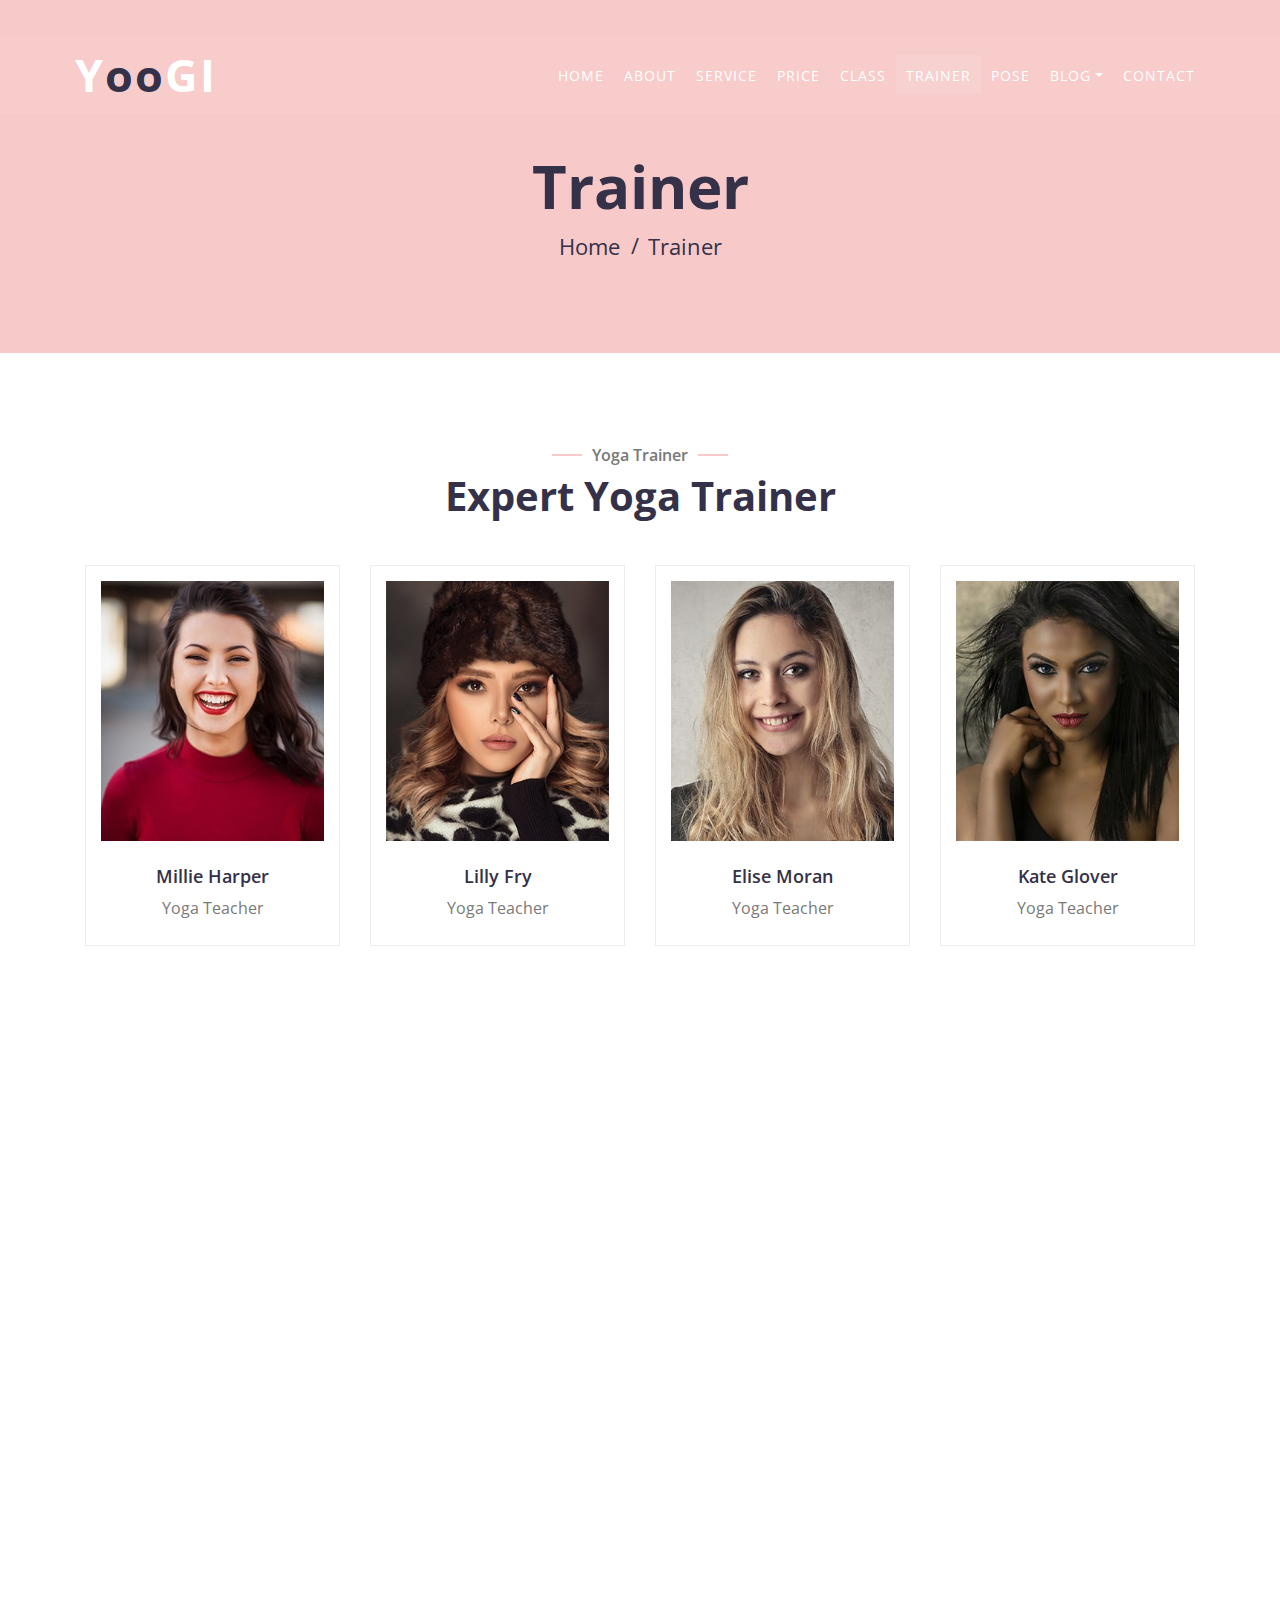
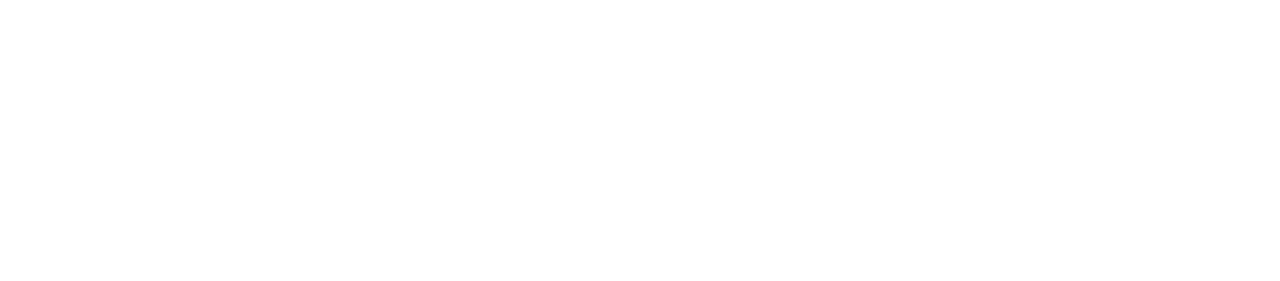
<file: team.html>
<!DOCTYPE html>
<html lang="en">
    <head>
        <meta charset="utf-8">
        <title>YOOGI - The Sanjivani</title>
        <meta content="width=device-width, initial-scale=1.0" name="viewport">
        <meta content="Free Website Template" name="keywords">
        <meta content="Free Website Template" name="description">

        <!-- Favicon -->
        <link href="img/favicon.ico" rel="icon">

        <!-- Google Font -->
        <link href="https://fonts.googleapis.com/css2?family=Open+Sans:wght@300;400;600;700;800&display=swap" rel="stylesheet">

        <!-- CSS Libraries -->
        <link href="https://stackpath.bootstrapcdn.com/bootstrap/4.4.1/css/bootstrap.min.css" rel="stylesheet">
        <link href="https://cdnjs.cloudflare.com/ajax/libs/font-awesome/5.10.0/css/all.min.css" rel="stylesheet">
        <link href="lib/animate/animate.min.css" rel="stylesheet">
        <link href="lib/flaticon/font/flaticon.css" rel="stylesheet"> 
        <link href="lib/owlcarousel/assets/owl.carousel.min.css" rel="stylesheet">
        <link href="lib/lightbox/css/lightbox.min.css" rel="stylesheet">

        <!-- Template Stylesheet -->
        <link href="css/style.css" rel="stylesheet">
    </head>

    <body>

        <!-- Nav Bar Start -->
        <div class="navbar navbar-expand-lg bg-dark navbar-dark">
            <div class="container-fluid">
                <a href="index.html" class="navbar-brand">Y<span>oo</span>gi</a>
                <button type="button" class="navbar-toggler" data-toggle="collapse" data-target="#navbarCollapse">
                    <span class="navbar-toggler-icon"></span>
                </button>

                <div class="collapse navbar-collapse justify-content-between" id="navbarCollapse">
                    <div class="navbar-nav ml-auto">
                        <a href="index.html" class="nav-item nav-link">Home</a>
                        <a href="about.html" class="nav-item nav-link">About</a>
                        <a href="service.html" class="nav-item nav-link">Service</a>
                        <a href="price.html" class="nav-item nav-link">Price</a>
                        <a href="class.html" class="nav-item nav-link">Class</a>
                        <a href="team.html" class="nav-item nav-link active">Trainer</a>
                        <a href="portfolio.html" class="nav-item nav-link">Pose</a>
                        <div class="nav-item dropdown">
                            <a href="#" class="nav-link dropdown-toggle" data-toggle="dropdown">Blog</a>
                            <div class="dropdown-menu">
                                <a href="blog.html" class="dropdown-item">Blog Grid</a>
                                <a href="single.html" class="dropdown-item">Blog Detail</a>
                            </div>
                        </div>
                        <a href="contact.html" class="nav-item nav-link">Contact</a>
                    </div>
                </div>
            </div>
        </div>
        <!-- Nav Bar End -->


        <!-- Page Header Start -->
        <div class="page-header">
            <div class="container">
                <div class="row">
                    <div class="col-12">
                        <h2>Trainer</h2>
                    </div>
                    <div class="col-12">
                        <a href="">Home</a>
                        <a href="">Trainer</a>
                    </div>
                </div>
            </div>
        </div>
        <!-- Page Header End -->


        <!-- Team Start -->
        <div class="team">
            <div class="container">
                <div class="section-header text-center wow zoomIn" data-wow-delay="0.1s">
                    <p>Yoga Trainer</p>
                    <h2>Expert Yoga Trainer</h2>
                </div>
                <div class="row">
                    <div class="col-lg-3 col-md-6 wow fadeInUp" data-wow-delay="0.0s">
                        <div class="team-item">
                            <div class="team-img">
                                <img src="img/team-1.jpg" alt="Image">
                                <div class="team-social">
                                    <a href=""><i class="fab fa-twitter"></i></a>
                                    <a href=""><i class="fab fa-facebook-f"></i></a>
                                    <a href=""><i class="fab fa-linkedin-in"></i></a>
                                    <a href=""><i class="fab fa-instagram"></i></a>
                                </div>
                            </div>
                            <div class="team-text">
                                <h2>Millie Harper</h2>
                                <p>Yoga Teacher</p>
                            </div>
                        </div>
                    </div>
                    <div class="col-lg-3 col-md-6 wow fadeInUp" data-wow-delay="0.2s">
                        <div class="team-item">
                            <div class="team-img">
                                <img src="img/team-2.jpg" alt="Image">
                                <div class="team-social">
                                    <a href=""><i class="fab fa-twitter"></i></a>
                                    <a href=""><i class="fab fa-facebook-f"></i></a>
                                    <a href=""><i class="fab fa-linkedin-in"></i></a>
                                    <a href=""><i class="fab fa-instagram"></i></a>
                                </div>
                            </div>
                            <div class="team-text">
                                <h2>Lilly Fry</h2>
                                <p>Yoga Teacher</p>
                            </div>
                        </div>
                    </div>
                    <div class="col-lg-3 col-md-6 wow fadeInUp" data-wow-delay="0.4s">
                        <div class="team-item">
                            <div class="team-img">
                                <img src="img/team-3.jpg" alt="Image">
                                <div class="team-social">
                                    <a href=""><i class="fab fa-twitter"></i></a>
                                    <a href=""><i class="fab fa-facebook-f"></i></a>
                                    <a href=""><i class="fab fa-linkedin-in"></i></a>
                                    <a href=""><i class="fab fa-instagram"></i></a>
                                </div>
                            </div>
                            <div class="team-text">
                                <h2>Elise Moran</h2>
                                <p>Yoga Teacher</p>
                            </div>
                        </div>
                    </div>
                    <div class="col-lg-3 col-md-6 wow fadeInUp" data-wow-delay="0.6s">
                        <div class="team-item">
                            <div class="team-img">
                                <img src="img/team-4.jpg" alt="Image">
                                <div class="team-social">
                                    <a href=""><i class="fab fa-twitter"></i></a>
                                    <a href=""><i class="fab fa-facebook-f"></i></a>
                                    <a href=""><i class="fab fa-linkedin-in"></i></a>
                                    <a href=""><i class="fab fa-instagram"></i></a>
                                </div>
                            </div>
                            <div class="team-text">
                                <h2>Kate Glover</h2>
                                <p>Yoga Teacher</p>
                            </div>
                        </div>
                    </div>
                    <div class="col-lg-3 col-md-6 wow fadeInUp" data-wow-delay="0.8s">
                        <div class="team-item">
                            <div class="team-img">
                                <img src="img/team-1.jpg" alt="Image">
                                <div class="team-social">
                                    <a href=""><i class="fab fa-twitter"></i></a>
                                    <a href=""><i class="fab fa-facebook-f"></i></a>
                                    <a href=""><i class="fab fa-linkedin-in"></i></a>
                                    <a href=""><i class="fab fa-instagram"></i></a>
                                </div>
                            </div>
                            <div class="team-text">
                                <h2>Millie Harper</h2>
                                <p>Yoga Teacher</p>
                            </div>
                        </div>
                    </div>
                    <div class="col-lg-3 col-md-6 wow fadeInUp" data-wow-delay="1s">
                        <div class="team-item">
                            <div class="team-img">
                                <img src="img/team-2.jpg" alt="Image">
                                <div class="team-social">
                                    <a href=""><i class="fab fa-twitter"></i></a>
                                    <a href=""><i class="fab fa-facebook-f"></i></a>
                                    <a href=""><i class="fab fa-linkedin-in"></i></a>
                                    <a href=""><i class="fab fa-instagram"></i></a>
                                </div>
                            </div>
                            <div class="team-text">
                                <h2>Lilly Fry</h2>
                                <p>Yoga Teacher</p>
                            </div>
                        </div>
                    </div>
                    <div class="col-lg-3 col-md-6 wow fadeInUp" data-wow-delay="1.2s">
                        <div class="team-item">
                            <div class="team-img">
                                <img src="img/team-3.jpg" alt="Image">
                                <div class="team-social">
                                    <a href=""><i class="fab fa-twitter"></i></a>
                                    <a href=""><i class="fab fa-facebook-f"></i></a>
                                    <a href=""><i class="fab fa-linkedin-in"></i></a>
                                    <a href=""><i class="fab fa-instagram"></i></a>
                                </div>
                            </div>
                            <div class="team-text">
                                <h2>Elise Moran</h2>
                                <p>Yoga Teacher</p>
                            </div>
                        </div>
                    </div>
                    <div class="col-lg-3 col-md-6 wow fadeInUp" data-wow-delay="1.4s">
                        <div class="team-item">
                            <div class="team-img">
                                <img src="img/team-4.jpg" alt="Image">
                                <div class="team-social">
                                    <a href=""><i class="fab fa-twitter"></i></a>
                                    <a href=""><i class="fab fa-facebook-f"></i></a>
                                    <a href=""><i class="fab fa-linkedin-in"></i></a>
                                    <a href=""><i class="fab fa-instagram"></i></a>
                                </div>
                            </div>
                            <div class="team-text">
                                <h2>Kate Glover</h2>
                                <p>Yoga Teacher</p>
                            </div>
                        </div>
                    </div>
                </div>
            </div>
        </div>
        <!-- Team End -->


        <!-- Footer Start -->
        <div class="footer wow fadeIn" data-wow-delay="0.3s">
            <div class="container-fluid">
                <div class="container">
                    <div class="footer-info">
                        <a href="index.html" class="footer-logo">Y<span>oo</span>gi</a>
                        <h3>123 Street, New York, USA</h3>
                        <div class="footer-menu">
                            <p>+012 345 67890</p>
                            <p>info@example.com</p>
                        </div>
                        <div class="footer-social">
                            <a href=""><i class="fab fa-twitter"></i></a>
                            <a href=""><i class="fab fa-facebook-f"></i></a>
                            <a href=""><i class="fab fa-youtube"></i></a>
                            <a href=""><i class="fab fa-instagram"></i></a>
                            <a href=""><i class="fab fa-linkedin-in"></i></a>
                        </div>
                    </div>
                </div>
                <div class="container copyright">
                    <div class="row">
                        <div class="col-md-6">
                            <p>&copy; copyright by diksha yadav </p>
                        </div>
                        <div class="col-md-6">
                            <p><a href="#">YooGI ,</a> All Right Reserved.</p>
                        </div>
                    </div>
                </div>
            </div>
        </div>
        <!-- Footer End -->

        <a href="#" class="back-to-top"><i class="fa fa-chevron-up"></i></a>

        <!-- JavaScript Libraries -->
        <script src="https://code.jquery.com/jquery-3.4.1.min.js"></script>
        <script src="https://stackpath.bootstrapcdn.com/bootstrap/4.4.1/js/bootstrap.bundle.min.js"></script>
        <script src="lib/easing/easing.min.js"></script>
        <script src="lib/wow/wow.min.js"></script>
        <script src="lib/owlcarousel/owl.carousel.min.js"></script>
        <script src="lib/isotope/isotope.pkgd.min.js"></script>
        <script src="lib/lightbox/js/lightbox.min.js"></script>
        
        <!-- Contact Javascript File -->
        <script src="mail/jqBootstrapValidation.min.js"></script>
        <script src="mail/contact.js"></script>

        <!-- Template Javascript -->
        <script src="js/main.js"></script>
    </body>
</html>
</file>
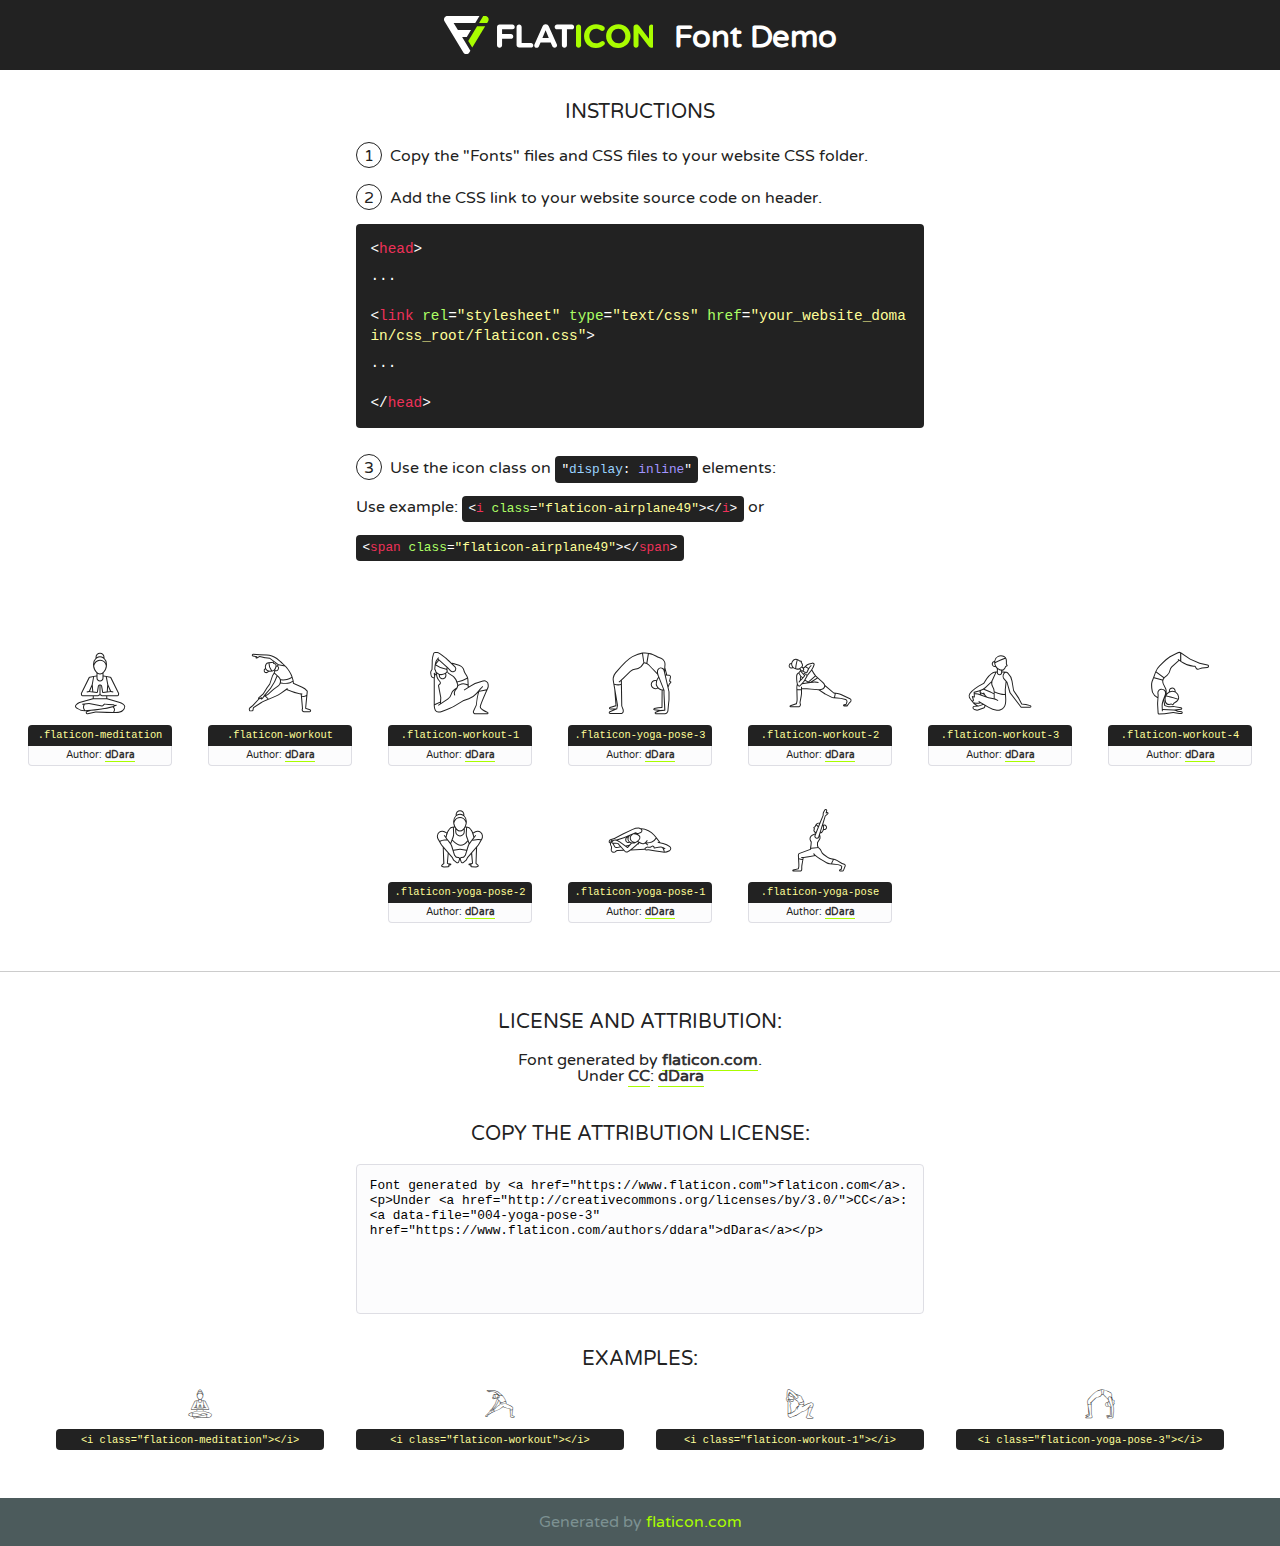
<file: lib/flaticon/font/flaticon.html>
<!DOCTYPE html>
<!--
  Flaticon icon font: Flaticon
  Creation date: 02/09/2020 06:16
-->
<html>
<!DOCTYPE html>
<html>

<head>
    <title>Flaticon WebFont</title>
    <link href="http://fonts.googleapis.com/css?family=Varela+Round" rel="stylesheet" type="text/css" />
    <link rel="stylesheet" type="text/css" href="flaticon.css">
    <meta charset="UTF-8">
    <style>
    html, body, div, span, applet, object, iframe,
    h1, h2, h3, h4, h5, h6, p, blockquote, pre,
    a, abbr, acronym, address, big, cite, code,
    del, dfn, em, img, ins, kbd, q, s, samp,
    small, strike, strong, sub, sup, tt, var,
    b, u, i, center,
    dl, dt, dd, ol, ul, li,
    fieldset, form, label, legend,
    table, caption, tbody, tfoot, thead, tr, th, td,
    article, aside, canvas, details, embed, 
    figure, figcaption, footer, header, hgroup, 
    menu, nav, output, ruby, section, summary,
    time, mark, audio, video {
        margin: 0;
        padding: 0;
        border: 0;
        font-size: 100%;
        font: inherit;
        vertical-align: baseline;
    }
    /* HTML5 display-role reset for older browsers */
    article, aside, details, figcaption, figure, 
    footer, header, hgroup, menu, nav, section {
        display: block;
    }
    body {
        line-height: 1;
    }
    ol, ul {
        list-style: none;
    }
    blockquote, q {
        quotes: none;
    }
    blockquote:before, blockquote:after,
    q:before, q:after {
        content: '';
        content: none;
    }
    table {
        border-collapse: collapse;
        border-spacing: 0;
    }
    body {
        font-family: 'Varela Round', Helvetica, Arial, sans-serif;
        font-size: 16px;
        color: #222;
    }
    a {
        color: #333;
        border-bottom: 1px solid #a9fd00;
        font-weight: bold;
        text-decoration: none;
    }
    * {
        -moz-box-sizing: border-box;
        -webkit-box-sizing: border-box;
        box-sizing: border-box;
        margin: 0;
        padding: 0;
    }
    [class^="flaticon-"]:before, [class*=" flaticon-"]:before, [class^="flaticon-"]:after, [class*=" flaticon-"]:after {
        font-family: Flaticon;
        font-size: 30px;
        font-style: normal;
        margin-left: 20px;
        color: #333;
    }
    .wrapper {
        max-width: 600px;
        margin: auto;
        padding: 0 1em;
    }
    .title {
        font-size: 1.25em;
        text-align: center;
        margin-bottom: 1em;
        text-transform: uppercase;
    }
    header {
        text-align: center;
        background-color: #222;
        color: #fff;
        padding: 1em;
    }
    header .logo {
        width: 210px;
        height: 38px;
        display: inline-block;
        vertical-align: middle;
        margin-right: 1em;
        border: none;
    }
    header strong {
        font-size: 1.95em;
        font-weight: bold;
        vertical-align: middle;
        margin-top: 5px;
        display: inline-block;
    }
    .demo {
        margin: 2em auto;
        line-height: 1.25em;
    }
    .demo ul li {
        margin-bottom: 1em;
    }
    .demo ul li .num {
        color: #222;
        border-radius: 20px;
        display: inline-block;
        width: 26px;
        padding: 3px;
        height: 26px;
        text-align: center;
        margin-right: 0.5em;
        border: 1px solid #222;
    }
    .demo ul li code {
        background-color: #222;
        border-radius: 4px;
        padding: 0.25em 0.5em;
        display: inline-block;
        color: #fff;
        font-family: Consolas,Monaco,Lucida Console,Liberation Mono,DejaVu Sans Mono,Bitstream Vera Sans Mono,Courier New, monospace;
        font-weight: lighter;
        margin-top: 1em;
        font-size: 0.8em;
        word-break: break-all;
    }
    .demo ul li code.big {
        padding: 1em;
        font-size: 0.9em;
    }
    .demo ul li code .red {
        color: #EF3159;
    }
    .demo ul li code .green {
        color: #ACFF65;
    }
    .demo ul li code .yellow {
        color: #FFFF99;
    }
    .demo ul li code .blue {
        color: #99D3FF;
    }
    .demo ul li code .purple {
        color: #A295FF;
    }
    .demo ul li code .dots {
        margin-top: 0.5em;
        display: block;
    }
    #glyphs {
        border-bottom: 1px solid #ccc;
        padding: 2em 0;
        text-align: center;
    }
    .glyph {
        display: inline-block;
        width: 9em;
        margin: 1em;
        text-align: center;
        vertical-align: top;
        background: #FFF;
    }
    .glyph .glyph-icon {
        padding: 10px;
        display: block;
        font-family:"Flaticon";
        font-size: 64px;
        line-height: 1;
    }
    .glyph .glyph-icon:before {
        font-size: 64px;
        color: #222;
        margin-left: 0;
    }
    .class-name {
        font-size: 0.65em;
        background-color: #222;
        color: #fff;
        border-radius: 4px 4px 0 0;
        padding: 0.5em;
        color: #FFFF99;
        font-family: Consolas,Monaco,Lucida Console,Liberation Mono,DejaVu Sans Mono,Bitstream Vera Sans Mono,Courier New, monospace;
    }
    .author-name {
        font-size: 0.6em;
        background-color: #fcfcfd;
        border: 1px solid #DEDEE4;
        border-top: 0;
        border-radius: 0 0 4px 4px;
        padding: 0.5em;
    }
    .class-name:last-child {
        font-size: 10px;
        color:#888;
    }
    .class-name:last-child a {
        font-size: 10px;
        color:#555;
    }
    .class-name:last-child a:hover {
        color:#a9fd00;
    }
    .glyph > input {
        display: block;
        width: 100px;
        margin: 5px auto;
        text-align: center;
        font-size: 12px;
        cursor: text;
    }
    .glyph > input.icon-input {
        font-family:"Flaticon";
        font-size: 16px;
        margin-bottom: 10px;
    }
    .attribution .title {
        margin-top: 2em;
    }
    .attribution textarea {
        background-color: #fcfcfd;
        padding: 1em;
        border: none;
        box-shadow: none;
        border: 1px solid #DEDEE4;
        border-radius: 4px;
        resize: none;
        width: 100%;
        height: 150px;
        font-size: 0.8em;
        font-family: Consolas,Monaco,Lucida Console,Liberation Mono,DejaVu Sans Mono,Bitstream Vera Sans Mono,Courier New, monospace;
        -webkit-appearance: none;
    }
    .iconsuse {
        margin: 2em auto;
        text-align: center;
        max-width: 1200px;
    }
    .iconsuse:after {
        content: '';
        display: table;
        clear: both;
    }
    .iconsuse .image {
        float: left;
        width: 25%;
        padding: 0 1em;
    }
    .iconsuse .image p {
        margin-bottom: 1em;
    }
    .iconsuse .image span {
        display: block;
        font-size: 0.65em;
        background-color: #222;
        color: #fff;
        border-radius: 4px;
        padding: 0.5em;
        color: #FFFF99;
        margin-top: 1em;
        font-family: Consolas,Monaco,Lucida Console,Liberation Mono,DejaVu Sans Mono,Bitstream Vera Sans Mono,Courier New, monospace;
    }
    #footer {
        text-align: center;
        background-color: #4C5B5C;
        color: #7c9192;
        padding: 1em;
    }
    #footer a {
        border: none;
        color: #a9fd00;
        font-weight: normal;
    }
    @media (max-width: 960px) {
        .iconsuse .image {
            width: 50%;
        }
    }
    @media (max-width: 560px) {
        .iconsuse .image {
            width: 100%;
        }
    }
    </style>
</head>

<body class="characters-off">

    <header>
        <a href="https://www.flaticon.com" target="_blank" class="logo">
            <svg version="1.1" xmlns="http://www.w3.org/2000/svg" xmlns:xlink="http://www.w3.org/1999/xlink" xmlns:a="http://ns.adobe.com/AdobeSVGViewerExtensions/3.0/" viewBox="0 0 560.875 102.036" enable-background="new 0 0 560.875 102.036" xml:space="preserve">
                <defs>
                </defs>
                <g>
                    <g class="letters">
                        <path fill="#ffffff" d="M141.596,29.675c0-3.777,2.985-6.767,6.764-6.767h34.438c3.426,0,6.15,2.728,6.15,6.15
                        c0,3.43-2.724,6.149-6.15,6.149h-27.674v13.091h23.719c3.429,0,6.151,2.724,6.151,6.15c0,3.43-2.723,6.149-6.151,6.149h-23.719
                        v17.574c0,3.773-2.986,6.761-6.764,6.761c-3.779,0-6.764-2.989-6.764-6.761V29.675z"></path>
                        <path fill="#ffffff" d="M193.844,29.149c0-3.781,2.985-6.767,6.764-6.767c3.776,0,6.763,2.985,6.763,6.767v42.957h25.039
                        c3.426,0,6.149,2.726,6.149,6.153c0,3.425-2.723,6.15-6.149,6.15h-31.802c-3.779,0-6.764-2.986-6.764-6.768V29.149z"></path>
                        <path fill="#ffffff" d="M241.891,75.71l21.438-48.407c1.492-3.341,4.215-5.357,7.906-5.357h0.792
                        c3.686,0,6.323,2.017,7.815,5.357l21.439,48.407c0.436,0.967,0.701,1.845,0.701,2.723c0,3.602-2.809,6.501-6.414,6.501
                        c-3.161,0-5.269-1.845-6.499-4.655l-4.132-9.661h-27.059l-4.301,10.102c-1.144,2.631-3.426,4.214-6.237,4.214
                        c-3.517,0-6.24-2.81-6.24-6.325C241.1,77.64,241.451,76.677,241.891,75.71z M279.932,58.666l-8.521-20.297l-8.526,20.297H279.932
                        z"></path>
                        <path fill="#ffffff" d="M314.864,35.387H301.86c-3.429,0-6.239-2.813-6.239-6.238c0-3.429,2.811-6.24,6.239-6.24h39.533
                        c3.426,0,6.237,2.811,6.237,6.24c0,3.425-2.811,6.238-6.237,6.238h-13.001v42.785c0,3.773-2.99,6.761-6.764,6.761
                        c-3.779,0-6.764-2.989-6.764-6.761V35.387z"></path>
                        <path fill="#A9FD00" d="M352.615,29.149c0-3.781,2.985-6.767,6.767-6.767c3.774,0,6.761,2.985,6.761,6.767v49.024
                        c0,3.773-2.987,6.761-6.761,6.761c-3.781,0-6.767-2.989-6.767-6.761V29.149z"></path>
                        <path fill="#A9FD00" d="M374.132,53.836v-0.179c0-17.481,13.178-31.801,32.065-31.801c9.22,0,15.459,2.458,20.557,6.238
                        c1.402,1.054,2.637,2.985,2.637,5.357c0,3.692-2.985,6.59-6.681,6.59c-1.845,0-3.071-0.702-4.044-1.319
                        c-3.776-2.813-7.729-4.393-12.562-4.393c-10.364,0-17.831,8.611-17.831,19.154v0.173c0,10.542,7.291,19.329,17.831,19.329
                        c5.715,0,9.492-1.756,13.359-4.834c1.049-0.874,2.458-1.491,4.039-1.491c3.429,0,6.325,2.813,6.325,6.236
                        c0,2.106-1.056,3.78-2.282,4.834c-5.539,4.834-12.036,7.733-21.878,7.733C387.572,85.464,374.132,71.493,374.132,53.836z"></path>
                        <path fill="#A9FD00" d="M433.009,53.836v-0.179c0-17.481,13.79-31.801,32.766-31.801c18.981,0,32.592,14.143,32.592,31.628v0.173
                        c0,17.483-13.785,31.807-32.769,31.807C446.625,85.464,433.009,71.32,433.009,53.836z M484.224,53.836v-0.179
                        c0-10.539-7.725-19.326-18.626-19.326c-10.893,0-18.449,8.611-18.449,19.154v0.173c0,10.542,7.73,19.329,18.626,19.329
                        C476.676,72.986,484.224,64.378,484.224,53.836z"></path>
                        <path fill="#A9FD00" d="M506.233,29.321c0-3.774,2.99-6.763,6.767-6.763h1.401c3.252,0,5.183,1.583,7.029,3.953l26.093,34.265
                        V29.059c0-3.692,2.99-6.677,6.681-6.677c3.683,0,6.671,2.985,6.671,6.677v48.934c0,3.78-2.987,6.765-6.764,6.765h-0.436
                        c-3.257,0-5.188-1.581-7.034-3.953l-27.056-35.492v32.944c0,3.687-2.985,6.676-6.678,6.676c-3.683,0-6.673-2.989-6.673-6.676
                        V29.321z"></path>
                    </g>
                    <g class="insignia">
                        <path fill="#ffffff" d="M48.372,56.137h12.517l11.156-18.537H37.186L25.688,18.539h57.825L94.668,0H9.271
                        C5.925,0,2.842,1.801,1.198,4.716c-1.644,2.907-1.593,6.482,0.134,9.343l50.38,83.501c1.678,2.781,4.689,4.476,7.938,4.476
                        c3.246,0,6.257-1.695,7.935-4.476l2.898-4.804L48.372,56.137z"></path>
                        <g class="i">
                            <path fill="#A9FD00" d="M93.575,18.539h0.031v0.004l21.652,0.004l2.705-4.488c1.727-2.861,1.778-6.436,0.133-9.343
                            C116.454,1.801,113.371,0,110.026,0h-5.294L93.575,18.539z"></path>
                            <polygon fill="#A9FD00" points="88.291,27.356 64.725,66.486 75.519,84.404 109.942,27.356"></polygon>
                        </g>
                    </g>
                </g>
            </svg>
        </a>
        <strong>Font Demo</strong>
    </header>


    <section class="demo wrapper">

        <p class="title">Instructions</p>

        <ul>
            <li>
                <span class="num">1</span>Copy the "Fonts" files and CSS files to your website CSS folder.
            </li>
            <li>
                <span class="num">2</span>Add the CSS link to your website source code on header.
                <code class="big">
                    &lt;<span class="red">head</span>&gt;
                    <br/><span class="dots">...</span>
                    <br/>&lt;<span class="red">link</span> <span class="green">rel</span>=<span class="yellow">"stylesheet"</span> <span class="green">type</span>=<span class="yellow">"text/css"</span> <span class="green">href</span>=<span class="yellow">"your_website_domain/css_root/flaticon.css"</span>&gt;
                    <br/><span class="dots">...</span>
                    <br/>&lt;/<span class="red">head</span>&gt;
                </code>
            </li>

            <li>
                <p>
                    <span class="num">3</span>Use the icon class on <code>"<span class="blue">display</span>:<span class="purple"> inline</span>"</code> elements:
                    <br />
                    Use example: <code>&lt;<span class="red">i</span> <span class="green">class</span>=<span class="yellow">&quot;flaticon-airplane49&quot;</span>&gt;&lt;/<span class="red">i</span>&gt;</code> or <code>&lt;<span class="red">span</span> <span class="green">class</span>=<span class="yellow">&quot;flaticon-airplane49&quot;</span>&gt;&lt;/<span class="red">span</span>&gt;</code>
            </li>
        </ul>

    </section>




   <section id="glyphs">          
    
      
        <div class="glyph"><div class="glyph-icon flaticon-meditation"></div>
            <div class="class-name">.flaticon-meditation</div>
            <div class="author-name">Author: <a data-file="001-meditation" href="https://www.flaticon.com/authors/ddara">dDara</a> </div> 
        </div>        
        
        <div class="glyph"><div class="glyph-icon flaticon-workout"></div>
            <div class="class-name">.flaticon-workout</div>
            <div class="author-name">Author: <a data-file="002-workout" href="https://www.flaticon.com/authors/ddara">dDara</a> </div> 
        </div>        
        
        <div class="glyph"><div class="glyph-icon flaticon-workout-1"></div>
            <div class="class-name">.flaticon-workout-1</div>
            <div class="author-name">Author: <a data-file="003-workout-1" href="https://www.flaticon.com/authors/ddara">dDara</a> </div> 
        </div>        
        
        <div class="glyph"><div class="glyph-icon flaticon-yoga-pose-3"></div>
            <div class="class-name">.flaticon-yoga-pose-3</div>
            <div class="author-name">Author: <a data-file="004-yoga-pose-3" href="https://www.flaticon.com/authors/ddara">dDara</a> </div> 
        </div>        
        
        <div class="glyph"><div class="glyph-icon flaticon-workout-2"></div>
            <div class="class-name">.flaticon-workout-2</div>
            <div class="author-name">Author: <a data-file="005-workout-2" href="https://www.flaticon.com/authors/ddara">dDara</a> </div> 
        </div>        
        
        <div class="glyph"><div class="glyph-icon flaticon-workout-3"></div>
            <div class="class-name">.flaticon-workout-3</div>
            <div class="author-name">Author: <a data-file="006-workout-3" href="https://www.flaticon.com/authors/ddara">dDara</a> </div> 
        </div>        
        
        <div class="glyph"><div class="glyph-icon flaticon-workout-4"></div>
            <div class="class-name">.flaticon-workout-4</div>
            <div class="author-name">Author: <a data-file="007-workout-4" href="https://www.flaticon.com/authors/ddara">dDara</a> </div> 
        </div>        
        
        <div class="glyph"><div class="glyph-icon flaticon-yoga-pose-2"></div>
            <div class="class-name">.flaticon-yoga-pose-2</div>
            <div class="author-name">Author: <a data-file="008-yoga-pose-2" href="https://www.flaticon.com/authors/ddara">dDara</a> </div> 
        </div>        
        
        <div class="glyph"><div class="glyph-icon flaticon-yoga-pose-1"></div>
            <div class="class-name">.flaticon-yoga-pose-1</div>
            <div class="author-name">Author: <a data-file="009-yoga-pose-1" href="https://www.flaticon.com/authors/ddara">dDara</a> </div> 
        </div>        
        
        <div class="glyph"><div class="glyph-icon flaticon-yoga-pose"></div>
            <div class="class-name">.flaticon-yoga-pose</div>
            <div class="author-name">Author: <a data-file="010-yoga-pose" href="https://www.flaticon.com/authors/ddara">dDara</a> </div> 
        </div>        
        

    </section>



    <section class="attribution wrapper"   style="text-align:center;">

      <div class="title">License and attribution:</div><div class="attrDiv">Font generated by <a href="https://www.flaticon.com">flaticon.com</a>. <div><p>Under <a href="http://creativecommons.org/licenses/by/3.0/">CC</a>: <a data-file="004-yoga-pose-3" href="https://www.flaticon.com/authors/ddara">dDara</a></p>  </div>
      </div>
      <div class="title">Copy the Attribution License:</div>

    <textarea onclick="this.focus();this.select();">Font generated by &lt;a href=&quot;https://www.flaticon.com&quot;&gt;flaticon.com&lt;/a&gt;. <p>Under <a href="http://creativecommons.org/licenses/by/3.0/">CC</a>: <a data-file="004-yoga-pose-3" href="https://www.flaticon.com/authors/ddara">dDara</a></p>  
     </textarea>

    </section>

    <section class="iconsuse">

          <div class="title">Examples:</div>            
             
            <div class="image">
                <p>
                    <i class="glyph-icon flaticon-meditation"></i> 
                    <span>&lt;i class=&quot;flaticon-meditation&quot;&gt;&lt;/i&gt;</span>
                </p>
            </div>
            
            <div class="image">
                <p>
                    <i class="glyph-icon flaticon-workout"></i> 
                    <span>&lt;i class=&quot;flaticon-workout&quot;&gt;&lt;/i&gt;</span>
                </p>
            </div>
            
            <div class="image">
                <p>
                    <i class="glyph-icon flaticon-workout-1"></i> 
                    <span>&lt;i class=&quot;flaticon-workout-1&quot;&gt;&lt;/i&gt;</span>
                </p>
            </div>
            
            <div class="image">
                <p>
                    <i class="glyph-icon flaticon-yoga-pose-3"></i> 
                    <span>&lt;i class=&quot;flaticon-yoga-pose-3&quot;&gt;&lt;/i&gt;</span>
                </p>
            </div>
                       
        </div>
                            
    </section>

<div id="footer">
    <div>Generated by <a href="https://www.flaticon.com">flaticon.com</a>
    </div>
</div>



</body>
</html>
</file>
<file: lib/flaticon/font/flaticon.css>
/*
  	Flaticon icon font: Flaticon
  	Creation date: 02/09/2020 06:16
  	*/

@font-face {
  font-family: "Flaticon";
  src: url("./Flaticon.eot");
  src: url("./Flaticon.eot?#iefix") format("embedded-opentype"),
       url("./Flaticon.woff2") format("woff2"),
       url("./Flaticon.woff") format("woff"),
       url("./Flaticon.ttf") format("truetype"),
       url("./Flaticon.svg#Flaticon") format("svg");
  font-weight: normal;
  font-style: normal;
}

@media screen and (-webkit-min-device-pixel-ratio:0) {
  @font-face {
    font-family: "Flaticon";
    src: url("./Flaticon.svg#Flaticon") format("svg");
  }
}

[class^="flaticon-"]:before, [class*=" flaticon-"]:before,
[class^="flaticon-"]:after, [class*=" flaticon-"]:after {   
  font-family: Flaticon;
font-style: normal;
}

.flaticon-meditation:before { content: "\f100"; }
.flaticon-workout:before { content: "\f101"; }
.flaticon-workout-1:before { content: "\f102"; }
.flaticon-yoga-pose-3:before { content: "\f103"; }
.flaticon-workout-2:before { content: "\f104"; }
.flaticon-workout-3:before { content: "\f105"; }
.flaticon-workout-4:before { content: "\f106"; }
.flaticon-yoga-pose-2:before { content: "\f107"; }
.flaticon-yoga-pose-1:before { content: "\f108"; }
.flaticon-yoga-pose:before { content: "\f109"; }
</file>
<file: css/style.css>
/*******************************/
/********* General CSS *********/
/*******************************/
body {
    color: #797979;
    background: #ffffff;
    font-family: 'Open Sans', sans-serif;
}

h1,
h2, 
h3, 
h4,
h5, 
h6 {
    color: #343148;
}

a {
    color: #454545;
    transition: .3s;
}

a:hover,
a:active,
a:focus {
    color: #F7CAC9;
    outline: none;
    text-decoration: none;
}

.btn:focus,
.form-control:focus {
    box-shadow: none;
}

.container-fluid {
    max-width: 1366px;
}

.back-to-top {
    position: fixed;
    display: none;
    background: #F7CAC9;
    width: 44px;
    height: 44px;
    text-align: center;
    line-height: 1;
    font-size: 22px;
    right: 15px;
    bottom: 15px;
    transition: background 0.5s;
    z-index: 9;
}

.back-to-top:hover {
    background: #343148;
}

.back-to-top:hover i {
    color: #F7CAC9;
}

.back-to-top i {
    color: #343148;
    padding-top: 10px;
}



/**********************************/
/*********** Nav Bar CSS **********/
/**********************************/
.navbar {
    position: relative;
    transition: .5s;
    z-index: 999;
}

.navbar.nav-sticky {
    position: fixed;
    top: 0;
    width: 100%;
    box-shadow: 0 2px 5px rgba(252, 250, 250, 0.04);
}

.navbar .navbar-brand {
    margin: 0;
    color: #ffffff;
    font-size: 45px;
    line-height: 0px;
    font-weight: 700;
    text-transform: uppercase;
    letter-spacing: 2px;
    transition: .5s;
    
}

.navbar .navbar-brand span {
    color: #343148;
    text-transform: lowercase;
    transition: .5s;
}

.navbar.nav-sticky .navbar-brand span {
    color: #ffffff;
}

.navbar .navbar-brand img {
    max-width: 100%;
    max-height: 40px;
}

.navbar-dark .navbar-nav .nav-link,
.navbar-dark .navbar-nav .nav-link:focus,
.navbar-dark .navbar-nav .nav-link:hover,
.navbar-dark .navbar-nav .nav-link.active {
    padding: 10px 10px 8px 10px;
    color: #ffffff;
}

.navbar-dark .navbar-nav .nav-link:hover,
.navbar-dark .navbar-nav .nav-link.active {
    background: rgba(256, 256, 256, .1);
    transition: none;
}

.navbar .dropdown-menu {
    margin-top: 0;
    border: 0;
    border-radius: 0;
    background: #f8f9fa;
}

@media (min-width: 992px) {
    .navbar {
        position: absolute;
        width: 100%;
        top: 35px;
        padding: 20px 60px;
        background: rgba(255, 255, 255, 0.045) !important;
        z-index: 9;
    }
    
    .navbar.nav-sticky {
        padding: 10px 60px;
        background: #343148 !important;
    }
    
    .navbar a.nav-link {
        padding: 8px 15px;
        font-size: 14px;
        letter-spacing: 1px;
        text-transform: uppercase;
    }
}

@media (max-width: 991.98px) {   
    .navbar {
        padding: 15px;
        background: #343148 !important;
    }
    
    .navbar .navbar-brand span {
        color: #ffffff;
    }
    
    .navbar a.nav-link {
        padding: 5px;
    }
    
    .navbar .dropdown-menu {
        box-shadow: none;
    }
}


/*******************************/
/********** Hero CSS ***********/
/*******************************/
.hero {
    position: relative;
    width: 100%;
    margin-bottom: 45px;
    padding: 90px 0;
    background: #F7CAC9;
    overflow: hidden;
}

.hero .container-fluid {
    padding: 0;
}

.hero .hero-image {
    position: relative;
    text-align: right;
}

.hero .hero-image img {
    max-width: 80%;
    max-height: 80%;
}

.hero .hero-text {
    position: relative;
    padding-left: 75px;
    display: flex;
    align-items: flex-start;
    justify-content: center;
    flex-direction: column;
}

.hero .hero-text h1 {
    color: #343148;
    font-size: 60px;
    font-weight: 700;
    margin-bottom: 20px;
}

.hero .hero-text p {
    color: #343148;
    font-size: 18px;
    margin-bottom: 25px;
}

.hero .hero-btn .btn {
    padding: 12px 20px;
    font-size: 14px;
    font-weight: 600;
    letter-spacing: 1px;
    color: #F7CAC9;
    background: #343148;
    border-radius: 0;
    transition: .3s;
}

.hero .hero-btn .btn:hover {
    color: #343148;
    background: #ffffff;
}

.hero .hero-btn .btn:first-child {
    margin-right: 10px;
}

@media (max-width: 991.98px) {
    .hero .hero-text {
        padding: 0 15px;
    }
    
    .hero .hero-text h1 {
        font-size: 35px;
    }
    
    .hero .hero-text p {
        font-size: 16px;
    }
    
    .hero .hero-text .btn {
        padding: 12px 30px;
        letter-spacing: 1px;
    }
}

@media (max-width: 767.98px) {
    .hero .hero-text h1 {
        font-size: 30px;
        font-weight: 600;
    }
    
    .hero .hero-text p {
        font-size: 14px;
    }
    
    .hero .hero-text .btn {
        padding: 10px 15px;
        font-weight: 400;
        letter-spacing: 1px;
    }
}

@media (max-width: 575.98px) {
    .hero .hero-text h1 {
        font-size: 25px;
        font-weight: 600;
    }
    
    .hero .hero-text p {
        font-size: 14px;
    }
    
    .hero .hero-text .btn {
        padding: 8px 10px;
        font-size: 12px;
        font-weight: 400;
        letter-spacing: 0;
    }
}


/*******************************/
/******* Page Header CSS *******/
/*******************************/
.page-header {
    position: relative;
    margin-bottom: 45px;
    padding: 150px 0 90px 0;
    text-align: center;
    background: #F7CAC9;
}

.page-header h2 {
    position: relative;
    color: #343148;
    font-size: 60px;
    font-weight: 700;
}

.page-header a {
    position: relative;
    padding: 0 12px;
    font-size: 22px;
    color: #343148;
}

.page-header a:hover {
    color: #ffffff;
}

.page-header a::after {
    position: absolute;
    content: "/";
    width: 8px;
    height: 8px;
    top: -2px;
    right: -7px;
    text-align: center;
    color: #343148;
}

.page-header a:last-child::after {
    display: none;
}

@media (max-width: 767.98px) {
    .page-header h2 {
        font-size: 35px;
    }
    
    .page-header a {
        font-size: 18px;
    }
}


/*******************************/
/******* Section Header ********/
/*******************************/
.section-header {
    position: relative;
    max-width: 600px;
    margin: 0 auto;
    margin-bottom: 45px;
}

.section-header p {
    display: inline-block;
    margin: 0 30px;
    margin-bottom: 5px;
    padding: 0 10px;
    position: relative;
    font-size: 16px;
    font-weight: 600;
    background: #ffffff;
}

.section-header p::after {
    position: absolute;
    content: "";
    height: 2px;
    top: 11px;
    right: -30px;
    left: -30px;
    background: #F7CAC9;
    z-index: -1;
}

.section-header h2 {
    margin: 0;
    position: relative;
    font-size: 40px;
    font-weight: 700;
}

@media (max-width: 767.98px) {
    .section-header h2 {
        font-size: 30px;
    }
}


/*******************************/
/********** About CSS **********/
/*******************************/
.about {
    position: relative;
    width: 100%;
    padding: 45px 0;
}

.about .section-header {
    margin-bottom: 30px;
    margin-left: 0;
}

.about .about-img {
    position: relative;
    height: 100%;
}

.about .about-img img {
    position: relative;
    width: 100%;
    height: 100%;
    object-fit: cover;
}

.about .about-text p {
    font-size: 16px;
}

.about .about-text a.btn {
    position: relative;
    margin-top: 15px;
    padding: 12px 20px;
    font-size: 14px;
    font-weight: 600;
    letter-spacing: 1px;
    color: #F7CAC9;
    background: #343148;
    border-radius: 0;
    transition: .3s;
}

.about .about-text a.btn:hover {
    color: #343148;
    background: #F7CAC9;
}

@media (max-width: 767.98px) {
    .about .about-img {
        margin-bottom: 30px;
        height: auto;
    }
}


/*******************************/
/********* Service CSS *********/
/*******************************/
.service {
    position: relative;
    width: 100%;
    padding: 45px 0 15px 0;
}

.service .service-item {
    position: relative;
    width: 100%;
    text-align: center;
    margin-bottom: 30px;
    padding: 30px;
    border: 1px solid rgba(0, 0, 0, .07);
    transition: .3s;
}

.service .service-item:hover,
.service .service-item.active {
    background: #343148;
    color: #ffffff;
}

.service .service-icon {
    position: relative;
    margin: 0 auto 25px auto;
    width: 80px;
    height: 80px;
    display: flex;
    align-items: center;
    justify-content: center;
    border-radius: 50%;
}

.service .service-icon i {
    position: relative;
    font-size: 50px;
    color: #343148;
    z-index: 3;
}

.service .service-icon:before {
    content: "";
    position: absolute;
    z-index: 0;
    left: 50%;
    top: 50%;
    transform: translateX(-50%) translateY(-50%);
    display: block;
    width: 80px;
    height: 80px;
    background: #F7CAC9;
    border-radius: 50%;
    animation: pulse-border 2000ms ease-out infinite;
}

.service .service-icon:after {
    content: "";
    position: absolute;
    z-index: 1;
    left: 50%;
    top: 50%;
    transform: translateX(-50%) translateY(-50%);
    display: block;
    width: 80px;
    height: 80px;
    background: #F7CAC9;
    border-radius: 50%;
    transition: all 200ms;
}

@keyframes pulse-border {
  0% {
    transform: translateX(-50%) translateY(-50%) translateZ(0) scale(1);
    opacity: 1;
  }
  100% {
    transform: translateX(-50%) translateY(-50%) translateZ(0) scale(1.3);
    opacity: 0;
  }
}

.service .service-item h3 {
    margin-bottom: 15px;
    font-size: 20px;
    font-weight: 600;
    transition: .3s;
}

.service .service-item:hover h3,
.service .service-item.active h3 {
    color: #F7CAC9;
}

.service .service-item p {
    margin: 0;
    font-size: 16px;
}



/*******************************/
/********** Class CSS **********/
/*******************************/
.class {
    position: relative;
    padding: 45px 0 15px 0;
}

.class #class-filter {
    padding: 0;
    margin: -15px 0 25px 0;
    list-style: none;
    font-size: 0;
    text-align: center;
}

.class #class-filter li {
    cursor: pointer;
    display: inline-block;
    margin: 5px;
    padding: 6px 12px;
    color: #343148;
    font-size: 14px;
    font-weight: 400;
    border-radius: 0;
    background: none;
    border: 1px solid #343148;
    transition: .3s;
}

.class #class-filter li:hover,
.class #class-filter li.filter-active {
    background: #343148;
    color: #F7CAC9;
}

.class .class-item {
    position: relative;
    margin-bottom: 30px;
    overflow: hidden;
    transition: .3s;
}

.class .class-wrap {
    position: relative;
    width: 100%;
}

.class .class-img {
    position: relative;
}

.class .class-img img {
    position: relative;
    width: 100%; 
    height: 100%; 
    object-fit: cover;
}

.class .class-text {
    position: relative;
    padding: 30px 30px 25px 30px;
    border-right: 1px solid rgba(0, 0, 0, .07);
    border-bottom: 1px solid rgba(0, 0, 0, .07);
    border-left: 1px solid rgba(0, 0, 0, .07);
}

.class .class-text h2 {
    font-size: 18px;
    font-weight: 600;
    margin-bottom: 10px;
}

.class .class-teacher {
    position: relative;
    height: 40px;
    margin-top: -50px;
    margin-bottom: 20px;
    display: flex;
    align-items: center;
    background: #ffffff;
    box-shadow: 0 0 10px rgba(0, 0, 0, .1);
    border-radius: 40px;
}

.class .class-teacher img {
    width: 40px;
    height: 40px;
    border-radius: 40px;
    background: #F7CAC9;
}

.class .class-teacher h3 {
    width: calc(100% - 95px);
    font-size: 15px;
    font-weight: 600;
    margin: 0 0 0 15px;
    white-space: nowrap;
    overflow: hidden;
}

.class .class-teacher a {
    width: 40px;
    height: 40px;
    padding: 0 0 3px 1px;
    display: flex;
    align-items: center;
    justify-content: center;
    font-size: 30px;
    font-weight: 100;
    color: #343148;
    background: #F7CAC9;
    border-radius: 40px;
    transition: .3s;
}

.class .class-wrap:hover .class-teacher a {
    color: #F7CAC9;
    background: #343148;
}

.class .class-meta {
    position: relative;
    display: flex;
    align-items: center;
}

.class .class-meta p {
    margin: 0;
    font-size: 14px;
}

.class .class-meta p i {
    margin-right: 5px;
    color: #343148;
}

.class .class-meta p:first-child {
    margin-right: 10px;
}



/*******************************/
/********* Pricing CSS *********/
/*******************************/
.discount {
    position: relative;
    width: 100%;
    margin: 45px 0;
    padding: 90px 0;
    background: linear-gradient(rgba(247, 202, 201, .7), rgba(247, 202, 201, .7)), url(../img/discount-bg.png);
    background-attachment: fixed;
    background-position: center;
    background-repeat: no-repeat;
    background-size: contain;
}

.discount .container {
    max-width: 750px;
    text-align: center;
}

.discount .section-header {
    margin-bottom: 20px;
}

.discount .section-header p {
    color: #343148;
    background: transparent;
}

.discount .section-header p::after {
    display: none;
}

.discount .section-header h2 span {
    color: #F32B56;
    font-size: 50px;
}

.discount .discount-text p {
    color: #454545;
}

.discount .discount-text .btn {
    margin-top: 10px;
    padding: 12px 20px;
    font-size: 14px;
    font-weight: 600;
    letter-spacing: 1px;
    color: #F7CAC9;
    background: #343148;
    border-radius: 0;
    transition: .3s;
}

.discount .discount-text .btn:hover {
    color: #343148;
    background: #ffffff;
}


/*******************************/
/********* Pricing CSS *********/
/*******************************/
.price {
    position: relative;
    width: 100%;
    padding: 45px 0 15px 0;
}

.price .price-item {
    position: relative;
    margin-bottom: 30px;
}

.price .price-header,
.price .price-body,
.price .price-footer {
    position: relative;
    width: 100%;
    text-align: center;
    background: #ffffff;
    overflow: hidden;
}

.price .price-header {
    padding: 30px;
    background: #F7CAC9;
    color: #343148;
}

.price .price-item.featured-item .price-header {
    background: #343148;
    color: #F7CAC9;
}

.price .price-status {
    margin-top: -30px;
    text-align: right;
}

.price .price-status span {
    position: relative;
    display: inline-block;
    height: 30px;
    right: -30px;
    padding: 7px 10px;
    text-align: center;
    color: #343148;
    font-size: 14px;
    line-height: 14px;
    background: #F7CAC9;
}

.price .price-title h2 {
    font-size: 25px;
    font-weight: 700;
    text-transform: uppercase;
}

.price .price-prices h2 {
    font-size: 45px;
    font-weight: 700;
    margin-left: 10px;
}

.price .price-prices h2 small {
    position: absolute;
    font-size: 18px;
    font-weight: 400;
    margin-top: 9px;
    margin-left: -12px;
}

.price .price-prices h2 span {
    margin-left: 1px;
    font-size: 18px;
    font-weight: 400;
}

.price .price-item.featured-item h2 {
    color: #F7CAC9;
}

.price .price-body {
    padding: 25px 0 20px 0;
    border: 1px solid rgba(0, 0, 0, .07);
    border-bottom: none;
}

.price .price-description ul {
    margin: 0;
    padding: 0;
    list-style: none;
}

.price .price-description ul li {
    padding: 7px;
    border-bottom: 1px solid rgba(0, 0, 0, .07);
}

.price .price-description ul li:last-child {
    border: none;
}

.price .price-action {
    border: 1px solid rgba(0, 0, 0, .07);
    border-top: none;
}

.price .price-action a.btn {
    margin-bottom: 30px;
    padding: 12px 20px;
    color: #343148;
    font-size: 14px;
    font-weight: 600;
    letter-spacing: 1px;
    border-radius: 0;
    background: #F7CAC9;
    transition: .3s;
}

.price .price-action a:hover,
.price .price-item.featured-item .price-action a {
    color: #F7CAC9;
    background: #343148;
}

.price .price-item.featured-item .price-action a:hover {
    color: #343148;
    background: #F7CAC9;
}


/*******************************/
/*********** Team CSS **********/
/*******************************/
.team {
    position: relative;
    width: 100%;
    padding: 45px 0 15px 0;
}

.team .team-item {
    position: relative;
    margin-bottom: 30px;
    padding: 15px;
    background: #ffffff;
    border: 1px solid rgba(0, 0, 0, .07);
}

.team .team-img {
    position: relative;
    overflow: hidden;
}

.team .team-img img {
    position: relative;
    width: 100%;
}

.team .team-social {
    position: absolute;
    width: 100%;
    height: 100%;
    top: 0;
    left: 0;
    display: flex;
    align-items: center;
    justify-content: center;
    transition: .5s;
}

.team .team-social a {
    position: relative;
    margin: 0 3px;
    margin-top: 100px;
    width: 40px;
    height: 40px;
    display: flex;
    align-items: center;
    justify-content: center;
    border-radius: 40px;
    font-size: 16px;
    color: #F7CAC9;
    background: #343148;
    opacity: 0;
}

.team .team-social a:hover {
    color: #343148;
    background: #F7CAC9;
}


.team .team-item:hover .team-social {
    background: rgba(256, 256, 256, .5);
}

.team .team-item:hover .team-social a:first-child {
    opacity: 1;
    margin-top: 0;
    transition: .3s 0s;
}

.team .team-item:hover .team-social a:nth-child(2) {
    opacity: 1;
    margin-top: 0;
    transition: .3s .1s;
}

.team .team-item:hover .team-social a:nth-child(3) {
    opacity: 1;
    margin-top: 0;
    transition: .3s .2s;
}

.team .team-item:hover .team-social a:nth-child(4) {
    opacity: 1;
    margin-top: 0;
    transition: .3s .3s;
}

.team .team-text {
    position: relative;
    padding: 25px 15px 10px 15px;
    text-align: center;
    background: #ffffff;
}

.team .team-text h2 {
    font-size: 18px;
    font-weight: 600;
}

.team .team-text p {
    margin: 0;
}


/*******************************/
/******* Testimonial CSS *******/
/*******************************/
.testimonial {
    position: relative;
    padding: 45px 0;
}

.testimonial .container {
    padding: 0;
}

.testimonial .testimonial-item {
    position: relative;
    margin: 0 15px;
    text-align: center;
}

.testimonial .testimonial-img {
    position: relative;
    margin-bottom: 15px;
    z-index: 1;
}

.testimonial .testimonial-item img {
    margin: 0 auto;
    width: 120px;
    padding: 13px;
    border-radius: 100px;
    border: 1px solid rgba(0, 0, 0, .07);
    background: #ffffff;
    transition: .5s;
}

.testimonial .testimonial-text {
    position: relative;
    margin-top: -70px;
    padding: 75px 25px 25px 25px;
    text-align: center;
    background: #ffffff;
    border: 1px solid rgba(0, 0, 0, .07);
}

.testimonial .testimonial-item p {
    font-size: 16px;
    color: #666666;
}

.testimonial .testimonial-text h3 {
    font-size: 18px;
    font-weight: 600;
    margin-bottom: 10px;
}

.testimonial .testimonial-text h4 {
    color: #666666;
    font-size: 14px;
    margin-bottom: 0;
}

.testimonial .owl-item.center img {
    border-color: transparent;
}

.testimonial .owl-item.center .testimonial-text {
    background: #343148;
}

.testimonial .owl-item.center .testimonial-text h3 {
    color: #F7CAC9;
}

.testimonial .owl-item.center .testimonial-text p,
.testimonial .owl-item.center .testimonial-text h4 {
    color: #ffffff;
}

.testimonial .owl-dots {
    margin-top: 15px;
    text-align: center;
}

.testimonial .owl-dot {
    display: inline-block;
    margin: 0 5px;
    width: 12px;
    height: 12px;
    border-radius: 50%;
    background: #F7CAC9;
}

.testimonial .owl-dot.active {
    background: #343148;
}


/*******************************/
/*********** Blog CSS **********/
/*******************************/
.blog {
    position: relative;
    width: 100%;
    padding: 45px 0;
}

.blog .blog-carousel {
    position: relative;
    width: calc(100% + 30px);
    left: -15px;
    right: -15px;
}

.blog .blog-item {
    position: relative;
    margin: 0 15px;
}

.blog .blog-page .blog-item {
    margin: 0 0 30px 0;
}

.blog .blog-img {
    position: relative;
    width: 100%;
}

.blog .blog-img img {
    width: 100%;
}

.blog .blog-text {
    position: relative;
    padding: 25px 30px;
    border-right: 1px solid rgba(0, 0, 0, .07);
    border-bottom: 1px solid rgba(0, 0, 0, .07);
    border-left: 1px solid rgba(0, 0, 0, .07);
}

.blog .blog-text h2 {
    font-size: 22px;
    font-weight: 600;
}

.blog .blog-text p {
    margin-bottom: 10px;
}

.blog .blog-item a.btn {
    padding: 0;
    font-size: 14px;
    font-weight: 700;
    text-transform: uppercase;
    color: #343148;
    transition: .3s;
}

.blog .blog-item a.btn i {
    margin-left: 5px;
}

.blog .blog-item a.btn:hover {
    color: #F7CAC9;
}

.blog .blog-meta {
    position: relative;
    display: flex;
    margin-bottom: 15px;
}

.blog .blog-meta p {
    margin: 0 10px 0 0;
    font-size: 13px;
}

.blog .blog-meta i {
    margin-right: 5px;
}

.blog .blog-meta p:last-child {
    margin: 0;
}

.blog .owl-nav {
    width: 150px;
    margin: 32px auto 0 auto;
    display: flex;
}

.blog .owl-nav .owl-prev,
.blog .owl-nav .owl-next {
    margin-left: 15px;
    width: 60px;
    height: 60px;
    display: flex;
    align-items: center;
    justify-content: center;
    color: #F7CAC9;
    background: #343148;
    font-size: 22px;
    transition: .3s;
}

.blog .owl-nav .owl-prev:hover,
.blog .owl-nav .owl-next:hover {
    color: #343148;
    background: #F7CAC9;
}

.blog .pagination .page-link {
    color: #343148;
    border-radius: 0;
    border-color: #343148;
}

.blog .pagination .page-link:hover,
.blog .pagination .page-item.active .page-link {
    color: #F7CAC9;
    background: #343148;
}

.blog .pagination .disabled .page-link {
    color: #999999;
}


/*******************************/
/******** Portfolio CSS ********/
/*******************************/
.portfolio {
    position: relative;
    padding: 45px 0 15px 0;
}

.portfolio #portfolio-filter {
    padding: 0;
    margin: -15px 0 25px 0;
    list-style: none;
    font-size: 0;
    text-align: center;
}

.portfolio #portfolio-filter li {
    cursor: pointer;
    display: inline-block;
    margin: 5px;
    padding: 6px 12px;
    color: #343148;
    font-size: 14px;
    font-weight: 400;
    border-radius: 0;
    background: none;
    border: 1px solid #343148;
    transition: .3s;
}

.portfolio #portfolio-filter li:hover,
.portfolio #portfolio-filter li.filter-active {
    background: #343148;
    color: #F7CAC9;
}

.portfolio .portfolio-item {
    position: relative;
    margin-bottom: 30px;
    overflow: hidden;
    transition: .3s;
}

.portfolio .portfolio-wrap {
    position: relative;
    width: 100%;
    overflow: hidden;
}

.portfolio img {
    position: relative;
    width: 100%; 
    height: 100%; 
    object-fit: cover;
    transition: .5s;
}

.portfolio .portfolio-wrap:hover img {
    transform: rotate(5deg) scale(1.12);
}


/*******************************/
/********* Contact CSS *********/
/*******************************/
.contact {
    position: relative;
    width: 100%;
    padding: 45px 0;
}

.contact .container {
    max-width: 900px;
}

.contact .contact-item {
    text-align: center;
    margin-bottom: 30px;
}

.contact .contact-item i {
    width: 50px;
    height: 50px;
    padding: 12px 0;
    font-size: 25px;
    color: #343148;
    margin-bottom: 15px;
    border: 1px solid #F7CAC9;
    border-radius: 50px;
}

.contact .contact-item h2 {
    font-size: 25px;
    font-weight: 700;
}

.contact .contact-form {
    position: relative;
}

.contact .contact-form input {
    height: 45px;
    padding: 15px;
    background: none;
    border-radius: 0;
}

.contact .contact-form textarea {
    height: 150px;
    padding: 15px;
    background: none;
    border-radius: 0;
}

.contact .contact-form .btn {
    padding: 12px 25px;
    font-size: 14px;
    font-weight: 600;
    letter-spacing: 1px;
    color: #F7CAC9;
    background: #343148;
    border-radius: 0;
    transition: .3s;
}

.contact .contact-form .btn:hover {
    color: #343148;
    background: #F7CAC9;
}

.contact .help-block ul {
    margin: 0;
    padding: 0;
    list-style-type: none;
}



/*******************************/
/******* Single Post CSS *******/
/*******************************/
.single {
    position: relative;
    padding: 45px 0;
}

.single .single-content {
    position: relative;
    margin-bottom: 30px;
    overflow: hidden;
}

.single .single-content img {
    margin-bottom: 20px;
    width: 100%;
}

.single .single-tags {
    margin: -5px -5px 41px -5px;
    font-size: 0;
}

.single .single-tags a {
    margin: 5px;
    display: inline-block;
    padding: 7px 15px;
    font-size: 14px;
    font-weight: 400;
    color: #666666;
    border: 1px solid #dddddd;
}

.single .single-tags a:hover {
    color: #F7CAC9;
    background: #343148;
}

.single .single-bio {
    margin-bottom: 45px;
    padding: 30px;
    background: #f3f6ff;
    display: flex;
}

.single .single-bio-img {
    width: 100%;
    max-width: 100px;
}

.single .single-bio-img img {
    width: 100%;
}

.single .single-bio-text {
    padding-left: 30px;
}

.single .single-bio-text h3 {
    font-size: 20px;
    font-weight: 700;
}

.single .single-bio-text p {
    margin: 0;
}

.single .single-related {
    margin-bottom: 45px;
}

.single .single-related h2 {
    font-size: 30px;
    font-weight: 700;
    margin-bottom: 25px;
}

.single .related-slider {
    position: relative;
    margin: 0 -15px;
    width: calc(100% + 30px);
}

.single .related-slider .post-item {
    margin: 0 15px;
}

.single .post-item {
    display: flex;
    align-items: center;
    margin-bottom: 15px;
}

.single .post-item .post-img {
    width: 100%;
    max-width: 80px;
}

.single .post-item .post-img img {
    width: 100%;
}

.single .post-item .post-text {
    padding-left: 15px;
}

.single .post-item .post-text a {
    font-size: 16px;
    font-weight: 400;
}

.single .post-item .post-meta {
    display: flex;
    margin-top: 8px;
}

.single .post-item .post-meta p {
    display: inline-block;
    margin: 0;
    padding: 0 3px;
    font-size: 14px;
    font-weight: 300;
    font-style: italic;
}

.single .post-item .post-meta p a {
    margin-left: 5px;
    font-size: 14px;
    font-weight: 300;
    font-style: normal;
}

.single .related-slider .owl-nav {
    position: absolute;
    width: 90px;
    top: -55px;
    right: 15px;
    display: flex;
}

.single .related-slider .owl-nav .owl-prev,
.single .related-slider .owl-nav .owl-next {
    margin-left: 15px;
    width: 30px;
    height: 30px;
    display: flex;
    align-items: center;
    justify-content: center;
    color: #343148;
    background: #F7CAC9;
    font-size: 16px;
    transition: .3s;
}

.single .related-slider .owl-nav .owl-prev:hover,
.single .related-slider .owl-nav .owl-next:hover {
    color: #F7CAC9;
    background: #343148;
}

.single .single-comment {
    position: relative;
    margin-bottom: 45px;
}

.single .single-comment h2 {
    font-size: 30px;
    font-weight: 700;
    margin-bottom: 25px;
}

.single .comment-list {
    list-style: none;
    padding: 0;
}

.single .comment-child {
    list-style: none;
}

.single .comment-body {
    display: flex;
    margin-bottom: 30px;
}

.single .comment-img {
    width: 60px;
}

.single .comment-img img {
    width: 100%;
}

.single .comment-text {
    padding-left: 15px;
    width: calc(100% - 60px);
}

.single .comment-text h3 {
    font-size: 18px;
    font-weight: 600;
    margin-bottom: 3px;
}

.single .comment-text span {
    display: block;
    font-size: 14px;
    font-weight: 300;
    margin-bottom: 5px;
}

.single .comment-text .btn {
    padding: 3px 10px;
    font-size: 14px;
    color: #343148;
    background: #dddddd;
    border-radius: 0;
}

.single .comment-text .btn:hover {
    background: #F7CAC9;
}

.single .comment-form {
    position: relative;
}

.single .comment-form h2 {
    font-size: 30px;
    font-weight: 700;
    margin-bottom: 25px;
}

.single .comment-form form {
    padding: 30px;
    background: #f3f6ff;
}

.single .comment-form form .form-group:last-child {
    margin: 0;
}

.single .comment-form input,
.single .comment-form textarea {
    border-radius: 0;
}

.single .comment-form .btn {
    padding: 15px 30px;
    color: #F7CAC9;
    background: #343148;
}

.single .comment-form .btn:hover {
    color: #343148;
    background: #F7CAC9;
}


/**********************************/
/*********** Sidebar CSS **********/
/**********************************/
.sidebar {
    position: relative;
    width: 100%;
}

@media(max-width: 991.98px) {
    .sidebar {
        margin-top: 45px;
    }
}

.sidebar .sidebar-widget {
    position: relative;
    margin-bottom: 45px;
}

.sidebar .sidebar-widget .widget-title {
    position: relative;
    margin-bottom: 30px;
    padding-bottom: 5px;
    font-size: 30px;
    font-weight: 700;
}

.sidebar .sidebar-widget .widget-title::after {
    position: absolute;
    content: "";
    width: 60px;
    height: 2px;
    bottom: 0;
    left: 0;
    background: #F7CAC9;
}

.sidebar .sidebar-widget .search-widget {
    position: relative;
}

.sidebar .search-widget input {
    height: 50px;
    border: 1px solid #dddddd;
    border-radius: 0;
}

.sidebar .search-widget input:focus {
    box-shadow: none;
}

.sidebar .search-widget .btn {
    position: absolute;
    top: 6px;
    right: 15px;
    height: 40px;
    padding: 0;
    font-size: 25px;
    color: #F7CAC9;
    background: none;
    border-radius: 0;
    border: none;
    transition: .3s;
}

.sidebar .search-widget .btn:hover {
    color: #343148;
}

.sidebar .sidebar-widget .recent-post {
    position: relative;
}

.sidebar .sidebar-widget .tab-post {
    position: relative;
}

.sidebar .tab-post .nav.nav-pills .nav-link {
    color: #F7CAC9;
    background: #343148;
    border-radius: 0;
}

.sidebar .tab-post .nav.nav-pills .nav-link:hover,
.sidebar .tab-post .nav.nav-pills .nav-link.active {
    color: #343148;
    background: #F7CAC9;
}

.sidebar .tab-post .tab-content {
    padding: 15px 0 0 0;
    background: transparent;
}

.sidebar .tab-post .tab-content .container {
    padding: 0;
}

.sidebar .sidebar-widget .category-widget {
    position: relative;
}

.sidebar .category-widget ul {
    margin: 0;
    padding: 0;
    list-style: none;
}

.sidebar .category-widget ul li {
    margin: 0 0 12px 22px; 
}

.sidebar .category-widget ul li:last-child {
    margin-bottom: 0; 
}

.sidebar .category-widget ul li a {
    display: inline-block;
    line-height: 23px;
}

.sidebar .category-widget ul li::before {
    position: absolute;
    content: '\f105';
    font-family: 'Font Awesome 5 Free';
    font-weight: 900;
    color: #F7CAC9;
    left: 1px;
}

.sidebar .category-widget ul li span {
    display: inline-block;
    
}

.sidebar .sidebar-widget .tag-widget {
    position: relative;
    margin: -5px -5px;
}

.single .tag-widget a {
    margin: 5px;
    display: inline-block;
    padding: 7px 15px;
    font-size: 14px;
    font-weight: 400;
    color: #666666;
    border: 1px solid #dddddd;
}

.single .tag-widget a:hover {
    color: #F7CAC9;
    background: #343148;
}

.sidebar .image-widget {
    display: block;
    width: 100%;
    overflow: hidden;
}

.sidebar .image-widget img {
    max-width: 100%;
    transition: .3s;
}

.sidebar .image-widget img:hover {
    transform: scale(1.1);
}



/*******************************/
/********* Footer CSS **********/
/*******************************/
.footer {
    position: relative;
    margin-top: 45px;
    background: #000000;
}

.footer .container-fluid {
    padding: 90px 0 0 0;
    background: linear-gradient(rgba(52, 49, 72, .9), rgba(52, 49, 72, .9)), url(../img/footer-bg.png);
    background-position: center;
    background-repeat: no-repeat;
    background-size: contain;
}

.footer .footer-info {
    position: relative;
    width: 100%;
    text-align: center;
}

.footer .footer-info .footer-logo {
    display: inline-block;
    color: #F7CAC9;
    font-size: 60px;
    line-height: 60px;
    font-weight: 700;
    text-transform: uppercase;
    letter-spacing: 2px;
    margin-bottom: 45px;
}

.footer .footer-info .footer-logo span {
    color: #ffffff;
    text-transform: lowercase;
}

.footer .footer-info h3 {
    margin-bottom: 15px;
    font-size: 20px;
    font-weight: 600;
    color: #ffffff;
}

.footer .footer-menu {
    width: 100%;
    display: flex;
    justify-content: center;
}

.footer .footer-menu p {
    color: #ffffff;
    font-size: 20px;
    font-weight: 600;
    line-height: 20px;
    padding: 0 10px;
    border-right: 1px solid #ffffff;
}

.footer .footer-menu p:last-child {
    border: none;
}

.footer .footer-social {
    position: relative;
    margin-top: 5px;
}

.footer .footer-social a {
    display: inline-block;
}

.footer .footer-social a i {
    margin-right: 15px;
    font-size: 20px;
    color: #ffffff;
    transition: .3s;
}

.footer .footer-social a:last-child i {
    margin: 0;
}

.footer .footer-social a:hover i {
    color: #F7CAC9;
}

.footer .copyright {
    margin-top: 60px;
    padding: 0 30px;
}

.footer .copyright .row {
    padding-top: 25px;
    padding-bottom: 25px;
    border-top: 1px solid rgba(256, 256, 256, .1);
}

.footer .copyright p {
    margin: 0;
    color: #ffffff;
}

.footer .copyright .col-md-6:last-child p {
    text-align: right;
}

.footer .copyright p a {
    color: #ffffff;
    font-weight: 600;
}

.footer .copyright p a:hover {
    color: #F7CAC9;
}

@media (max-width: 767.98px) {
    .footer .copyright p,
    .footer .copyright .col-md-6:last-child p {
        margin: 5px 0;
        text-align: center;
    }
}
</file>
